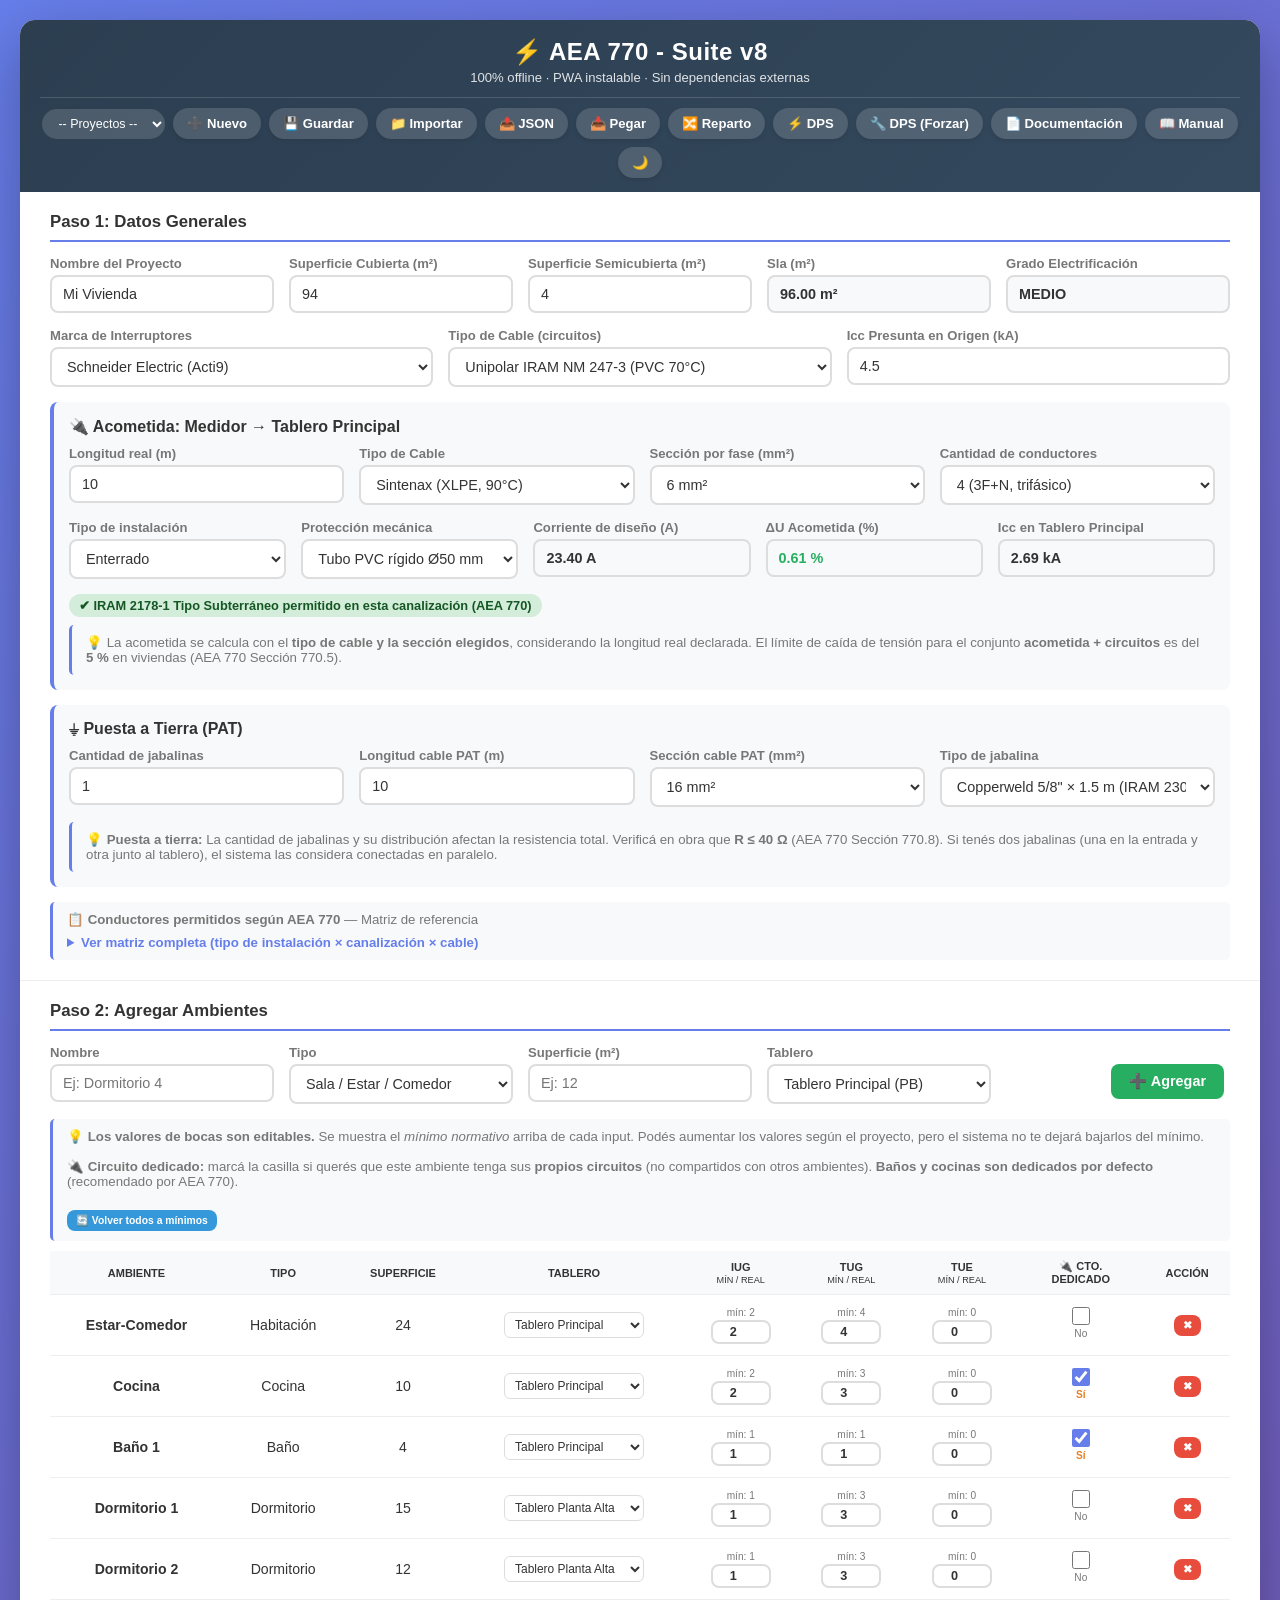
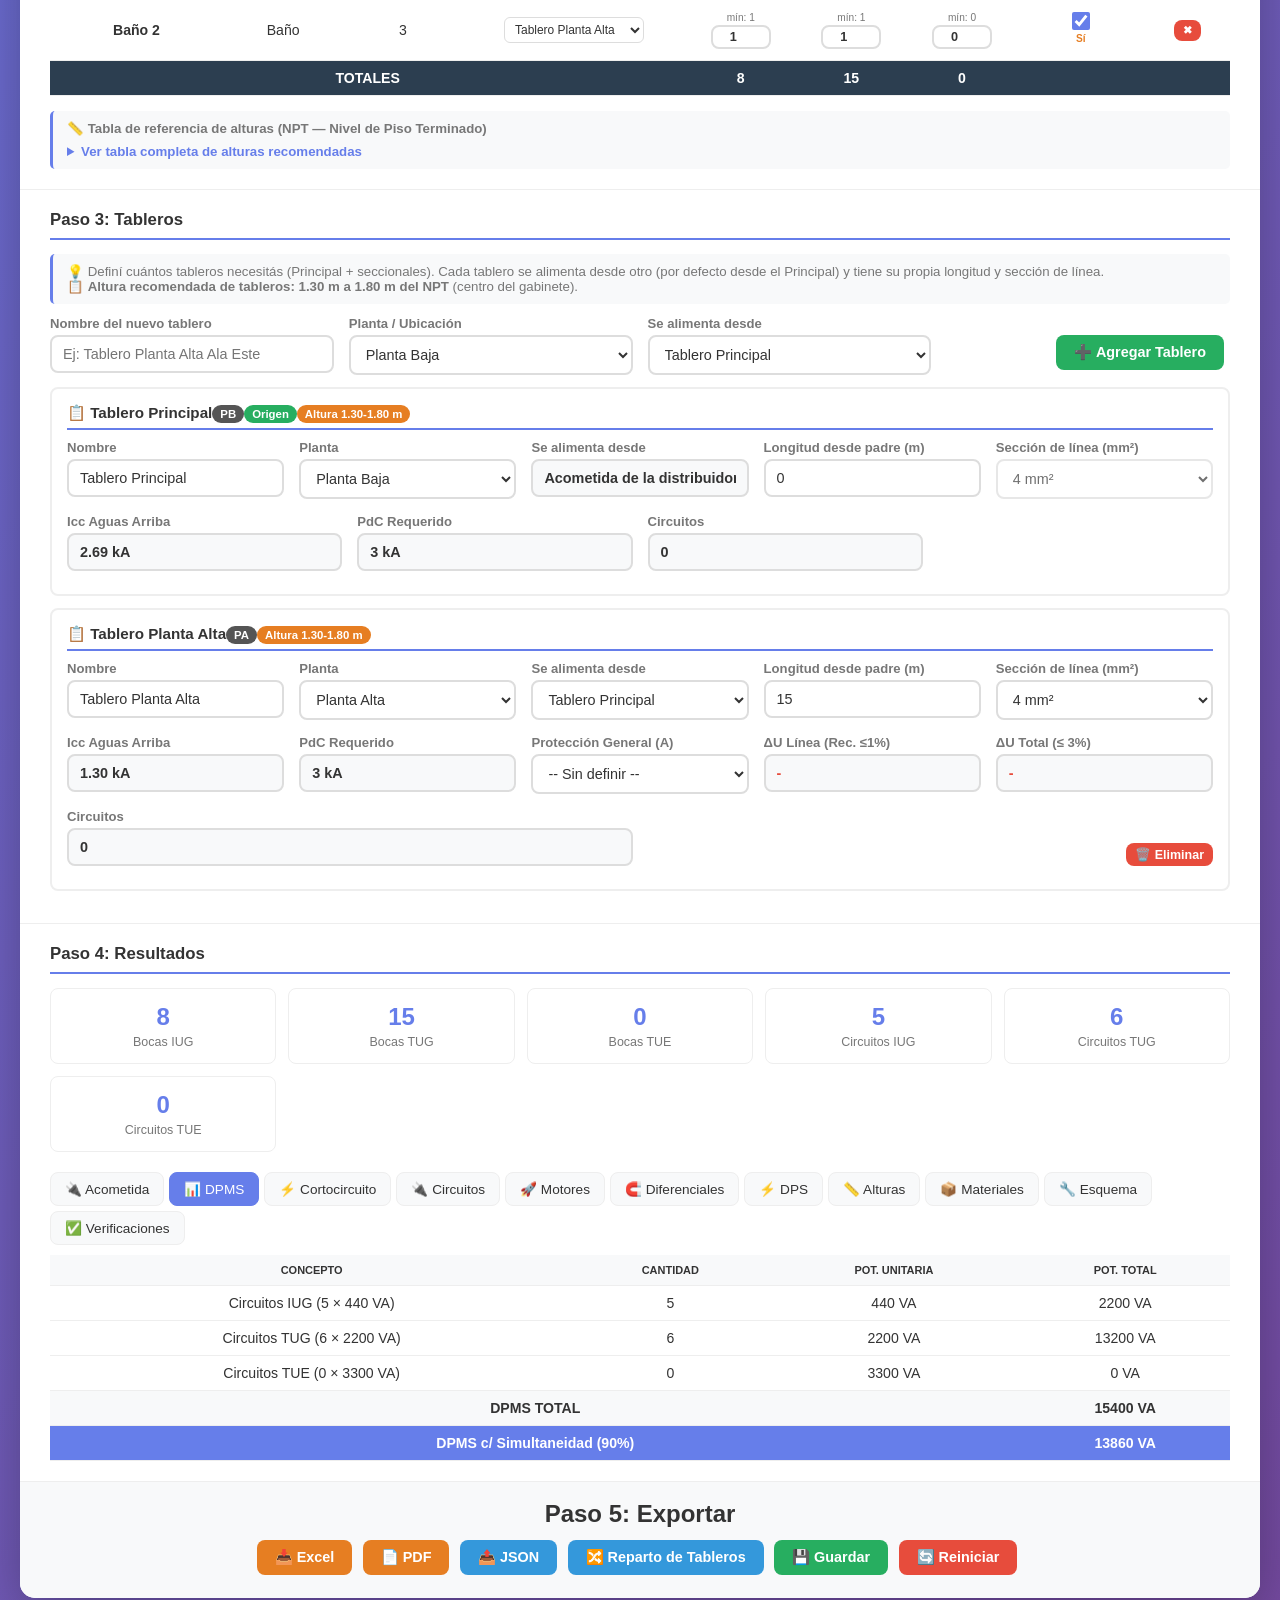
<file: index.html>
<!DOCTYPE html>
<html lang="es">
<head>
<meta charset="UTF-8">
<meta name="viewport" content="width=device-width, initial-scale=1.0">
<title>Diseño Eléctrico AEA 770 - Suite v8</title>

<!-- PWA Manifest e íconos -->
<link rel="manifest" href="manifest.json">
<link rel="icon" type="image/png" sizes="192x192" href="icons/icon-192.png">
<link rel="icon" type="image/png" sizes="512x512" href="icons/icon-512.png">
<link rel="apple-touch-icon" href="icons/icon-192.png">
<meta name="theme-color" content="#667eea">
<meta name="apple-mobile-web-app-capable" content="yes">
<meta name="apple-mobile-web-app-status-bar-style" content="black-translucent">
<meta name="apple-mobile-web-app-title" content="AEA 770">

<!-- CSS separado -->
    <link rel="stylesheet" href="css/base.css">
    <link rel="stylesheet" href="css/index.css">
    
<!-- Librerías LOCALES (sin CDN) -->
    <script src="libs/jspdf.umd.min.js"></script>
    <script src="libs/jspdf.plugin.autotable.min.js"></script>
    <script src="libs/xlsx.full.min.js"></script>


</head>

<body>
<div class="container">
    <header>
        <div class="header-center">
            <h1>⚡ AEA 770 - Suite v8</h1>
            <p>100% offline · PWA instalable · Sin dependencias externas</p>
        </div>
        <div class="header-right">
            <select class="proyecto-selector" id="selectorProyecto" onchange="cambiarProyecto(this.value)">
                <option value="">-- Proyectos --</option>
            </select>
                <button onclick="nuevoProyecto()">➕ Nuevo</button>
                <button onclick="guardarProyecto()">💾 Guardar</button>
                <button onclick="document.getElementById('inputFileJSON').click()">📁 Importar</button>
                <button onclick="abrirModalJSON('exportar')">📤 JSON</button>
                <button onclick="abrirModalJSON('importar')">📥 Pegar</button>
                <button onclick="abrirRepartoTableros()">🔀 Reparto</button>
                <button onclick="irAModuloDPS()">⚡ DPS</button>
                <button onclick="irAModuloDPSForzado()" title="Limpiar caché del DPS y volver a abrir">🔧 DPS (Forzar)</button>
                <button onclick="irAModuloDocumentacion()">📄 Documentación</button>
                <button onclick="abrirManual()">📖 Manual</button>
                <button onclick="toggleTema()">🌙</button>
        </div>
        <input type="file" id="inputFileJSON" accept=".json" style="display:none;" onchange="importarArchivoJSON(this)">
    </header>

    <div id="installBanner">
        📲 Instalá esta app en tu dispositivo para usarla sin conexión.
        <button onclick="instalarPWA()">Instalar</button>
        <button onclick="cerrarBanner()" style="background: rgba(255,255,255,0.2); color: white;">✖</button>
    </div>

    <!-- PASO 1 -->
    <div class="step">
        <h2>Paso 1: Datos Generales</h2>
        <div class="form-row">
            <div class="form-group">
                <label>Nombre del Proyecto</label>
                <input type="text" id="nombreProyecto" value="Mi Vivienda">
            </div>
            <div class="form-group">
                <label>Superficie Cubierta (m²)</label>
                <input type="number" id="supCubierta" value="94" min="0" step="0.1">
            </div>
            <div class="form-group">
                <label>Superficie Semicubierta (m²)</label>
                <input type="number" id="supSemicubierta" value="4" min="0" step="0.1">
            </div>
            <div class="form-group">
                <label>Sla (m²)</label>
                <input type="text" id="slaResult" readonly>
            </div>
            <div class="form-group">
                <label>Grado Electrificación</label>
                <input type="text" id="gradoResult" readonly>
            </div>
        </div>
        <div class="form-row">
            <div class="form-group">
                <label>Marca de Interruptores</label>
                <select id="marcaInterruptores" onchange="renderizarTodo()">
                    <option value="Schneider">Schneider Electric (Acti9)</option>
                    <option value="Siemens">Siemens (5SL / Betagard)</option>
                    <option value="ABB">ABB (System pro M compact)</option>
                    <option value="Legrand">Legrand (DX³)</option>
                </select>
            </div>
            <div class="form-group">
                <label>Tipo de Cable (circuitos)</label>
                <select id="tipoCable" onchange="renderizarTodo()">
                    <option value="unipolar">Unipolar IRAM NM 247-3 (PVC 70°C)</option>
                    <option value="afumex">Afumex (Libre de halógenos, 90°C)</option>
                    <option value="sintenax">Sintenax (XLPE, 90°C)</option>
                </select>
            </div>
            <div class="form-group">
                <label>Icc Presunta en Origen (kA)</label>
                <input type="number" id="iccOrigen" value="4.5" min="0.5" max="10" step="0.1">
            </div>
        </div>

        <!-- ACOMETIDA MEDIDOR → TABLERO PRINCIPAL -->
        <div class="result-card" style="margin-top:15px;margin-bottom:0;">
            <h3>🔌 Acometida: Medidor → Tablero Principal</h3>
            <div class="form-row">
                <div class="form-group">
                    <label>Longitud real (m)</label>
                    <input type="number" id="acomLongitud" value="10" min="0" step="0.5" onchange="renderizarTodo()">
                </div>
                <div class="form-group">
                    <label>Tipo de Cable</label>
                    <select id="acomTipoCable" onchange="renderizarTodo()">
                        <option value="unipolar">Unipolar IRAM NM 247-3 (PVC 70°C)</option>
                        <option value="afumex">Afumex (Libre de halógenos, 90°C)</option>
                        <option value="sintenax" selected>Sintenax (XLPE, 90°C)</option>
                    </select>
                </div>
                <div class="form-group">
                    <label>Sección por fase (mm²)</label>
                    <select id="acomSeccion" onchange="renderizarTodo()">
                        <option value="4">4 mm²</option>
                        <option value="6" selected>6 mm²</option>
                        <option value="10">10 mm²</option>
                        <option value="16">16 mm²</option>
                        <option value="25">25 mm²</option>
                        <option value="35">35 mm²</option>
                    </select>
                </div>
                <div class="form-group">
                    <label>Cantidad de conductores</label>
                    <select id="acomConductores" onchange="renderizarTodo()">
                        <option value="3">3 (2F+N, monofásico)</option>
                        <option value="4" selected>4 (3F+N, trifásico)</option>
                        <option value="5">5 (3F+N+PE)</option>
                    </select>
                </div>
            </div>
            <div class="form-row">
                <div class="form-group">
                    <label>Tipo de instalación</label>
                    <select id="acomTipoInst" onchange="renderizarTodo()">
                        <option value="enterrado" selected>Enterrado</option>
                        <option value="embutido">Embutido en mampostería</option>
                        <option value="vista">A la vista (cablecanal)</option>
                        <option value="aereo">Aéreo (cable portante)</option>
                    </select>
                </div>
                <div class="form-group">
                    <label>Protección mecánica</label>
                    <select id="acomProteccion" onchange="renderizarTodo()">
                        <option value="tubo_pvc_50" selected>Tubo PVC rígido Ø50 mm</option>
                        <option value="tubo_pvc_63">Tubo PVC rígido Ø63 mm</option>
                        <option value="tubo_pvc_110">Tubo PVC rígido Ø110 mm</option>
                        <option value="caño_metalico">Caño metálico galvanizado</option>
                        <option value="cablecanal">Cablecanal reforzado</option>
                        <option value="sin">Sin protección adicional</option>
                    </select>
                </div>
                <div class="form-group">
                    <label>Corriente de diseño (A)</label>
                    <input type="text" id="acomCorriente" readonly>
                </div>
                <div class="form-group">
                    <label>ΔU Acometida (%)</label>
                    <input type="text" id="acomDU" readonly>
                </div>
                <div class="form-group">
                    <label>Icc en Tablero Principal</label>
                    <input type="text" id="acomIccFinal" readonly>
                </div>
            </div>
            <div id="validacionAcometida" style="margin-top:8px;"></div>
            <div class="info-tip" style="margin-top:8px;">
                💡 La acometida se calcula con el <strong>tipo de cable y la sección elegidos</strong>, considerando la longitud real declarada.
                El límite de caída de tensión para el conjunto <strong>acometida + circuitos</strong> es del <strong>5 %</strong> en viviendas (AEA 770 Sección 770.5).
            </div>
        </div>

        <!-- PUESTA A TIERRA -->
        <div class="result-card" style="margin-top:15px;margin-bottom:0;">
            <h3>⏚ Puesta a Tierra (PAT)</h3>
            <div class="form-row">
                <div class="form-group">
                    <label>Cantidad de jabalinas</label>
                    <input type="number" id="patCantJabalina" value="1" min="1" max="10" step="1" onchange="renderizarTodo()">
                </div>
                <div class="form-group">
                    <label>Longitud cable PAT (m)</label>
                    <input type="number" id="patLongCable" value="10" min="1" step="1" onchange="renderizarTodo()">
                </div>
                <div class="form-group">
                    <label>Sección cable PAT (mm²)</label>
                    <select id="patSeccion" onchange="renderizarTodo()">
                        <option value="4">4 mm²</option>
                        <option value="6">6 mm²</option>
                        <option value="10">10 mm²</option>
                        <option value="16" selected>16 mm²</option>
                        <option value="25">25 mm²</option>
                    </select>
                </div>
                <div class="form-group">
                    <label>Tipo de jabalina</label>
                    <select id="patTipoJabalina" onchange="renderizarTodo()">
                        <option value="copperweld">Copperweld 5/8" × 1.5 m (IRAM 2309)</option>
                        <option value="copperweld_3m">Copperweld 5/8" × 3 m</option>
                        <option value="acero_cobre">Acero-cobre 3/4" × 2 m</option>
                    </select>
                </div>
            </div>
            <div class="info-tip" style="margin-top:8px;">
                💡 <strong>Puesta a tierra:</strong> La cantidad de jabalinas y su distribución afectan la resistencia total.
                Verificá en obra que <strong>R ≤ 40 Ω</strong> (AEA 770 Sección 770.8). Si tenés dos jabalinas (una en la entrada
                y otra junto al tablero), el sistema las considera conectadas en paralelo.
            </div>
        </div>

        <!-- MATRIZ AEA - CONDUCTORES PERMITIDOS -->
        <div class="info-tip" style="margin-top:15px;">
            📋 <strong>Conductores permitidos según AEA 770</strong> — Matriz de referencia
            <details style="margin-top:8px;">
                <summary style="cursor:pointer;font-weight:700;color:var(--accent);">Ver matriz completa (tipo de instalación × canalización × cable)</summary>
                <div style="overflow-x:auto;margin-top:10px;">
                    <table class="matriz-aea-table" id="tablaMatrizAEA">
                        <thead>
                            <tr>
                                <th>Tipo de instalación</th>
                                <th>Tipo de canalización</th>
                                <th>IRAM NM 247-3</th>
                                <th>IRAM NM 247-3 SOH</th>
                                <th>IRAM 2178-1 Subterráneo</th>
                                <th>IRAM 62267 Tipo 1 SOH</th>
                                <th>IRAM 62266 Tipo 1 SOH</th>
                                <th>IRAM 2178-1 comando</th>
                                <th>IRAM 2204</th>
                                <th>IRAM NM 280</th>
                            </tr>
                        </thead>
                        <tbody id="tbodyMatrizAEA"></tbody>
                    </table>
                </div>
                <div style="margin-top:10px;">
                    <h4 style="font-size:0.9em;margin-bottom:6px;">🎨 Identificación de conductores</h4>
                    <div style="display:flex;gap:15px;flex-wrap:wrap;font-size:0.85em;">
                        <div><span style="display:inline-block;width:30px;height:6px;background:#b87333;border-radius:3px;vertical-align:middle;"></span> Línea 1 — Marrón</div>
                        <div><span style="display:inline-block;width:30px;height:6px;background:#000;border-radius:3px;vertical-align:middle;"></span> Línea 2 — Negro</div>
                        <div><span style="display:inline-block;width:30px;height:6px;background:#c0392b;border-radius:3px;vertical-align:middle;"></span> Línea 3 — Rojo</div>
                        <div><span style="display:inline-block;width:30px;height:6px;background:#2980b9;border-radius:3px;vertical-align:middle;"></span> Neutro — Celeste</div>
                        <div><span style="display:inline-block;width:30px;height:6px;background:repeating-linear-gradient(45deg,#27ae60,#27ae60 4px,#f1c40f 4px,#f1c40f 8px);border-radius:3px;vertical-align:middle;"></span> PE — Verde/Amarillo</div>
                    </div>
                    <div style="margin-top:6px;font-size:0.82em;color:var(--text-light);">
                        Identificación alternativa: por etiquetas L1, L2, L3, N, PE en los extremos.
                    </div>
                </div>
            </details>
        </div>
    </div>

    <!-- PASO 2 -->
    <div class="step">
        <h2>Paso 2: Agregar Ambientes</h2>
        <div class="form-row">
            <div class="form-group">
                <label>Nombre</label>
                <input type="text" id="nuevoNombre" placeholder="Ej: Dormitorio 4">
            </div>
            <div class="form-group">
                <label>Tipo</label>
                <select id="nuevoTipo">
                    <option value="Habitación">Sala / Estar / Comedor</option>
                    <option value="Dormitorio">Dormitorio</option>
                    <option value="Cocina">Cocina</option>
                    <option value="Baño">Baño / Toilette</option>
                    <option value="Pasillo">Pasillo</option>
                    <option value="Vestíbulo">Vestíbulo / Hall / Garage</option>
                    <option value="Lavadero">Lavadero</option>
                    <option value="Balcón">Balcón / Galería</option>
                    <option value="Kitchenette">Kitchenette</option>
                    <option value="Depósito">Depósito</option>
                    <option value="Cuarto Técnico">Cuarto de Máquinas</option>
                </select>
            </div>
            <div class="form-group">
                <label>Superficie (m²)</label>
                <input type="number" id="nuevoArea" placeholder="Ej: 12" min="0" step="0.1">
            </div>
            <div class="form-group">
                <label>Tablero</label>
                <select id="nuevoTablero"></select>
            </div>
            <div class="form-group" style="display:flex;align-items:flex-end;">
                <button onclick="agregarAmbiente()" class="success">➕ Agregar</button>
            </div>
        </div>

        <div class="info-tip" style="margin-bottom:8px;">
            💡 <strong>Los valores de bocas son editables.</strong> Se muestra el <em>mínimo normativo</em> arriba de cada input.
            Podés aumentar los valores según el proyecto, pero el sistema no te dejará bajarlos del mínimo.
            <br><br>
            🔌 <strong>Circuito dedicado:</strong> marcá la casilla si querés que este ambiente tenga sus <strong>propios circuitos</strong>
            (no compartidos con otros ambientes). <strong>Baños y cocinas son dedicados por defecto</strong> (recomendado por AEA 770).
            <br><br>
            <button onclick="resetearBocasMinimas()" class="info small" style="margin-top:6px;">🔄 Volver todos a mínimos</button>
        </div>

        <table>
            <thead>
                <tr>
                    <th>Ambiente</th><th>Tipo</th><th>Superficie</th>
                    <th>Tablero</th>
                    <th>IUG<br><small style="font-weight:400;">mín / real</small></th>
                    <th>TUG<br><small style="font-weight:400;">mín / real</small></th>
                    <th>TUE<br><small style="font-weight:400;">mín / real</small></th>
                    <th title="Marcar para que este ambiente tenga circuitos propios (no compartidos con otros ambientes)">🔌 Cto.<br>dedicado</th>
                    <th>Acción</th>
                </tr>
            </thead>
            <tbody id="tbodyAmbientes"></tbody>
            <tfoot id="tfootAmbientes"></tfoot>
        </table>
        <div id="emptyMsg" class="empty-msg">No hay ambientes cargados.</div>

        <div class="info-tip" style="margin-top:15px;">
            📏 <strong>Tabla de referencia de alturas (NPT — Nivel de Piso Terminado)</strong>
            <details style="margin-top:8px;">
                <summary style="cursor:pointer;font-weight:700;color:var(--accent);">Ver tabla completa de alturas recomendadas</summary>
                <div style="overflow-x:auto;margin-top:10px;">
                    <table class="alturas-ref-table">
                        <thead>
                            <tr>
                                <th>Ambiente</th>
                                <th>💡 IUG</th>
                                <th>🔌 TUG</th>
                                <th>⚡ TUE</th>
                                <th>📺 TV/Datos</th>
                                <th>📋 Tablero</th>
                                <th>Observaciones</th>
                            </tr>
                        </thead>
                        <tbody id="tbodyAlturasRef"></tbody>
                    </table>
                </div>
            </details>
        </div>
    </div>

    <!-- PASO 3 -->
    <div class="step">
        <h2>Paso 3: Tableros</h2>
        <div class="info-tip" style="margin-bottom:12px;">
            💡 Definí cuántos tableros necesitás (Principal + seccionales). Cada tablero se alimenta desde otro
            (por defecto desde el Principal) y tiene su propia longitud y sección de línea.
            <br>📋 <strong>Altura recomendada de tableros: 1.30 m a 1.80 m del NPT</strong> (centro del gabinete).
        </div>
        <div class="form-row" style="margin-bottom:12px;">
            <div class="form-group">
                <label>Nombre del nuevo tablero</label>
                <input type="text" id="nuevoTableroNombre" placeholder="Ej: Tablero Planta Alta Ala Este">
            </div>
            <div class="form-group">
                <label>Planta / Ubicación</label>
                <select id="nuevoTableroPlanta">
                    <option value="PB">Planta Baja</option>
                    <option value="PA">Planta Alta</option>
                    <option value="SS">Subsuelo</option>
                    <option value="EXT">Exterior / Garage</option>
                    <option value="OTRA">Otra</option>
                </select>
            </div>
            <div class="form-group">
                <label>Se alimenta desde</label>
                <select id="nuevoTableroPadre"></select>
            </div>
            <div class="form-group" style="display:flex;align-items:flex-end;">
                <button onclick="agregarTablero()" class="success">➕ Agregar Tablero</button>
            </div>
        </div>
        <div id="tablerosContainer"></div>
    </div>

    <!-- PASO 4 -->
    <div class="step" id="seccionResultados" style="display:none;">
        <h2>Paso 4: Resultados</h2>
        <div class="grid-2">
            <div class="stat"><div class="value" id="totalIUG">0</div><div class="label">Bocas IUG</div></div>
            <div class="stat"><div class="value" id="totalTUG">0</div><div class="label">Bocas TUG</div></div>
            <div class="stat"><div class="value" id="totalTUE">0</div><div class="label">Bocas TUE</div></div>
            <div class="stat"><div class="value" id="totalCircIUG">0</div><div class="label">Circuitos IUG</div></div>
            <div class="stat"><div class="value" id="totalCircTUG">0</div><div class="label">Circuitos TUG</div></div>
            <div class="stat"><div class="value" id="totalCircTUE">0</div><div class="label">Circuitos TUE</div></div>
        </div>

        <div class="tabs" style="margin-top:20px;">
            <div class="tab" onclick="cambiarTab(event, 'tab-acometida')">🔌 Acometida</div>
            <div class="tab active" onclick="cambiarTab(event, 'tab-dpms')">📊 DPMS</div>
            <div class="tab" onclick="cambiarTab(event, 'tab-icc')">⚡ Cortocircuito</div>
            <div class="tab" onclick="cambiarTab(event, 'tab-circuitos')">🔌 Circuitos</div>
            <div class="tab" onclick="cambiarTab(event, 'tab-motores')">🚀 Motores</div>
            <div class="tab" onclick="cambiarTab(event, 'tab-diferenciales')">🧲 Diferenciales</div>
            <div class="tab" onclick="cambiarTab(event, 'tab-dps')">⚡ DPS</div>
            <div class="tab" onclick="cambiarTab(event, 'tab-alturas')">📏 Alturas</div>
            <div class="tab" onclick="cambiarTab(event, 'tab-materiales')">📦 Materiales</div>
            <!-- PASO EN PAUSA <div class="tab" onclick="cambiarTab(event, 'tab-plano')">📐 Plano</div>-->
            <div class="tab" onclick="cambiarTab(event, 'tab-esquema')">🔧 Esquema</div>
            <div class="tab" onclick="cambiarTab(event, 'tab-verificaciones')">✅ Verificaciones</div>
        </div>

        <div id="tab-dpms" class="tab-content active">
            <table>
                <thead><tr><th>Concepto</th><th>Cantidad</th><th>Pot. Unitaria</th><th>Pot. Total</th></tr></thead>
                <tbody id="tbodyDPMS"></tbody>
                <tfoot id="tfootDPMS"></tfoot>
            </table>
        </div>

        <div id="tab-icc" class="tab-content">
            <table>
                <thead>
                    <tr><th>Punto</th><th>Icc Arriba (kA)</th><th>Longitud (m)</th><th>Sección</th><th>Icc Abajo (kA)</th><th>PdC Auto</th></tr>
                </thead>
                <tbody id="tbodyIcc"></tbody>
            </table>
        </div>

        <div id="tab-circuitos" class="tab-content">
            <div class="info-tip" style="margin-bottom:8px;">
                ✏️ <strong>Columnas editables:</strong> Sección, Protección, Longitud y (para TUE) Potencia.
                Los valores por defecto son los mínimos normativos, pero podés aumentarlos según el proyecto.
                <br>🔌 <span class="badge-dedicado">DEDICADO</span> indica que el circuito alimenta un solo ambiente
                (baño, cocina o ambiente marcado como dedicado).
            </div>
            <table>
                <thead>
                    <tr>
                        <th>Circuito</th><th>Tablero</th><th>Tipo</th><th>Bocas</th><th>DPMS</th>
                        <th>Secc.<br><small style="font-weight:400;">(mm²)</small></th>
                        <th>Prot.<br><small style="font-weight:400;">(A)</small></th>
                        <th>Long.<br><small style="font-weight:400;">(m)</small></th>
                        <th>Pot.<br><small style="font-weight:400;">(W, TUE)</small></th>
                        <th>ΔU (%)</th><th>Icc Abajo</th><th>PdC</th><th>Verif.</th>
                    </tr>
                </thead>
                <tbody id="tbodyCircuitos"></tbody>
            </table>
        </div>

        <div id="tab-motores" class="tab-content">
            <div class="info-tip" style="margin-bottom:12px;">
                🚀 <strong>Arranque de motores:</strong> La caída de tensión durante el arranque no debe superar el 15% según AEA 770.
                La potencia del motor se edita en la pestaña <strong>Circuitos</strong> (columna "Pot.").
            </div>
            <table>
                <thead>
                    <tr>
                        <th>Circuito TUE</th><th>Potencia (W)</th><th>Corriente Nominal (A)</th>
                        <th>Corriente Arranque (A)</th><th>Longitud (m)</th><th>Sección (mm²)</th>
                        <th>ΔU Régimen (%)</th><th>ΔU Arranque (%)</th><th>Verif.</th>
                    </tr>
                </thead>
                <tbody id="tbodyMotores"></tbody>
            </table>
        </div>

        <div id="tab-diferenciales" class="tab-content">
            <div id="seccionDiferenciales"></div>
        </div>

        <div id="tab-dps" class="tab-content">
            <div id="seccionDPS"></div>
        </div>

        <div id="tab-alturas" class="tab-content">
            <div class="info-tip" style="margin-bottom:12px;">
                📏 <strong>Alturas recomendadas según AEA 90364-7-770 y buenas prácticas.</strong>
                Todas las alturas se miden desde el <strong>Nivel de Piso Terminado (NPT)</strong> hasta el centro de la boca.
                <br>📋 Tableros eléctricos: <strong>1.30 m a 1.80 m</strong> (centro del gabinete).
            </div>
            <table id="tablaAlturasResultados">
                <thead>
                    <tr>
                        <th>Ambiente</th>
                        <th>💡 IUG (m)</th>
                        <th>🔌 TUG (m)</th>
                        <th>⚡ TUE (m)</th>
                        <th>📺 TV/Datos (m)</th>
                        <th>📋 Tablero (m)</th>
                        <th>Observaciones</th>
                    </tr>
                </thead>
                <tbody id="tbodyAlturas"></tbody>
            </table>

            <h3 style="margin-top:20px;font-size:0.95em;color:var(--text);">📋 Alturas de Tableros</h3>
            <table>
                <thead>
                    <tr>
                        <th>Tablero</th><th>Planta</th><th>Altura recomendada</th><th>Observaciones</th>
                    </tr>
                </thead>
                <tbody id="tbodyAlturasTableros"></tbody>
            </table>
        </div>

        <div id="tab-materiales" class="tab-content">
            <div class="form-row" style="margin-bottom:10px;">
                <div class="form-group">
                    <label>Tipo de Instalación</label>
                    <select id="tipoInstalacion" onchange="renderizarTodo()">
                        <option value="embutida">Embutida en cañería</option>
                        <option value="vista">A la vista (cablecanal)</option>
                        <option value="mixta">Mixta</option>
                    </select>
                </div>
            </div>
            <table>
                <thead>
                    <tr><th>Categoría</th><th>Descripción</th><th>Cantidad</th><th>Unidad</th><th>Notas</th></tr>
                </thead>
                <tbody id="tbodyMateriales"></tbody>
            </table>
        </div>

        <div id="tab-plano" class="tab-content">
            <div class="plano-toolbar">
                <strong style="margin-right:10px;">Herramienta:</strong>
                <button onclick="setHerramienta('select')" id="btnSelect" class="active small">🖱️ Seleccionar</button>
                <button onclick="setHerramienta('boca_iug')" id="btnIUG" class="small">💡 Boca IUG</button>
                <button onclick="setHerramienta('boca_tug')" id="btnTUG" class="small">🔌 Boca TUG</button>
                <button onclick="setHerramienta('boca_tue')" id="btnTUE" class="small">⚡ Boca TUE</button>
                <button onclick="setHerramienta('boca_tv')" id="btnTV" class="small">📺 Boca TV/Datos</button>
                <button onclick="setHerramienta('tablero')" id="btnTablero" class="small">📋 Tablero</button>
                <button onclick="setHerramienta('borrar')" id="btnBorrar" class="small danger">🗑️ Borrar</button>
                <span style="flex:1;"></span>
                <button onclick="limpiarPlano()" class="danger small">🔄 Limpiar Plano</button>
                <button onclick="exportarPlanoPNG()" class="export small">🖼️ Exportar PNG</button>
            </div>
            <div class="plano-toolbar" style="background:transparent;padding:5px 0;">
                <label style="margin-right:8px;">Ancho (m): <input type="number" id="planoAncho" value="15" min="5" max="50" step="1" style="width:70px;display:inline-block;"></label>
                <label style="margin-right:8px;">Alto (m): <input type="number" id="planoAlto" value="12" min="5" max="50" step="1" style="width:70px;display:inline-block;"></label>
                <button onclick="inicializarPlano()" class="info small">📐 Redibujar</button>
                <span style="flex:1;"></span>
                <button onclick="autoUbicarBocas()" class="success small">✨ Auto-ubicar bocas</button>
            </div>
            <div class="plano-editor-wrap">
                <canvas id="planoCanvas" width="1200" height="800"></canvas>
            </div>
            <div class="plano-info">
                <span>Escala: <strong id="planoEscala">50 px/m</strong></span>
                <span>Bocas IUG: <strong id="planoIUG">0</strong></span>
                <span>Bocas TUG: <strong id="planoTUG">0</strong></span>
                <span>Bocas TUE: <strong id="planoTUE">0</strong></span>
                <span>Bocas TV: <strong id="planoTV">0</strong></span>
                <span>Elementos: <strong id="planoTotal">0</strong></span>
            </div>
        </div>

        <div id="tab-esquema" class="tab-content">
            <div class="svg-container" id="svgContainer"></div>
        </div>

        <div id="tab-acometida" class="tab-content">
            <div class="info-tip" style="margin-bottom:12px;">
                🔌 <strong>Tramo Medidor → Tablero Principal.</strong> Es un tramo crítico porque define:
                <ul style="margin:6px 0 0 18px;">
                    <li>La <strong>Icc disponible</strong> en el tablero principal.</li>
                    <li>La <strong>caída de tensión</strong> que consume presupuesto de los circuitos (límite conjunto 5 %).</li>
                    <li>La <strong>sección mínima</strong> del cable de acometida.</li>
                </ul>
            </div>
            <div id="acometidaDetalle"></div>
        </div>

        <div id="tab-verificaciones" class="tab-content">
            <div id="verificaciones"></div>
        </div>
    </div>

    <!-- PASO 5 -->
    <div class="actions" id="seccionExportar" style="display:none;">
        <h2 style="color:var(--text);margin-bottom:12px;">Paso 5: Exportar</h2>
        <button class="export" onclick="exportarExcel()">📥 Excel</button>
        <button class="export" onclick="exportarPDF()">📄 PDF</button>
        <button class="info" onclick="exportarJSON()">📤 JSON</button>
        <button class="info" onclick="abrirRepartoTableros()">🔀 Reparto de Tableros</button>
        <button class="success" onclick="guardarProyecto()">💾 Guardar</button>
        <button class="danger" onclick="resetear()">🔄 Reiniciar</button>
    </div>
</div>

<div class="modal" id="modalJSON">
    <div class="modal-content">
        <h3 id="modalJSONTitulo">Exportar / Importar JSON</h3>
        <textarea id="modalJSONTexto" placeholder="Pegá aquí el JSON..."></textarea>
        <div style="margin-top:15px;text-align:right;">
            <button onclick="cerrarModalJSON()">Cerrar</button>
            <button id="modalJSONAccion" class="success" onclick="ejecutarAccionJSON()">Confirmar</button>
        </div>
    </div>
</div>

<div id="panelElemento" class="elemento-seleccionado" style="display:none;"></div>

<!-- JS separado -->
<script src="js/index.js"></script>

</body>
</html>
</file>
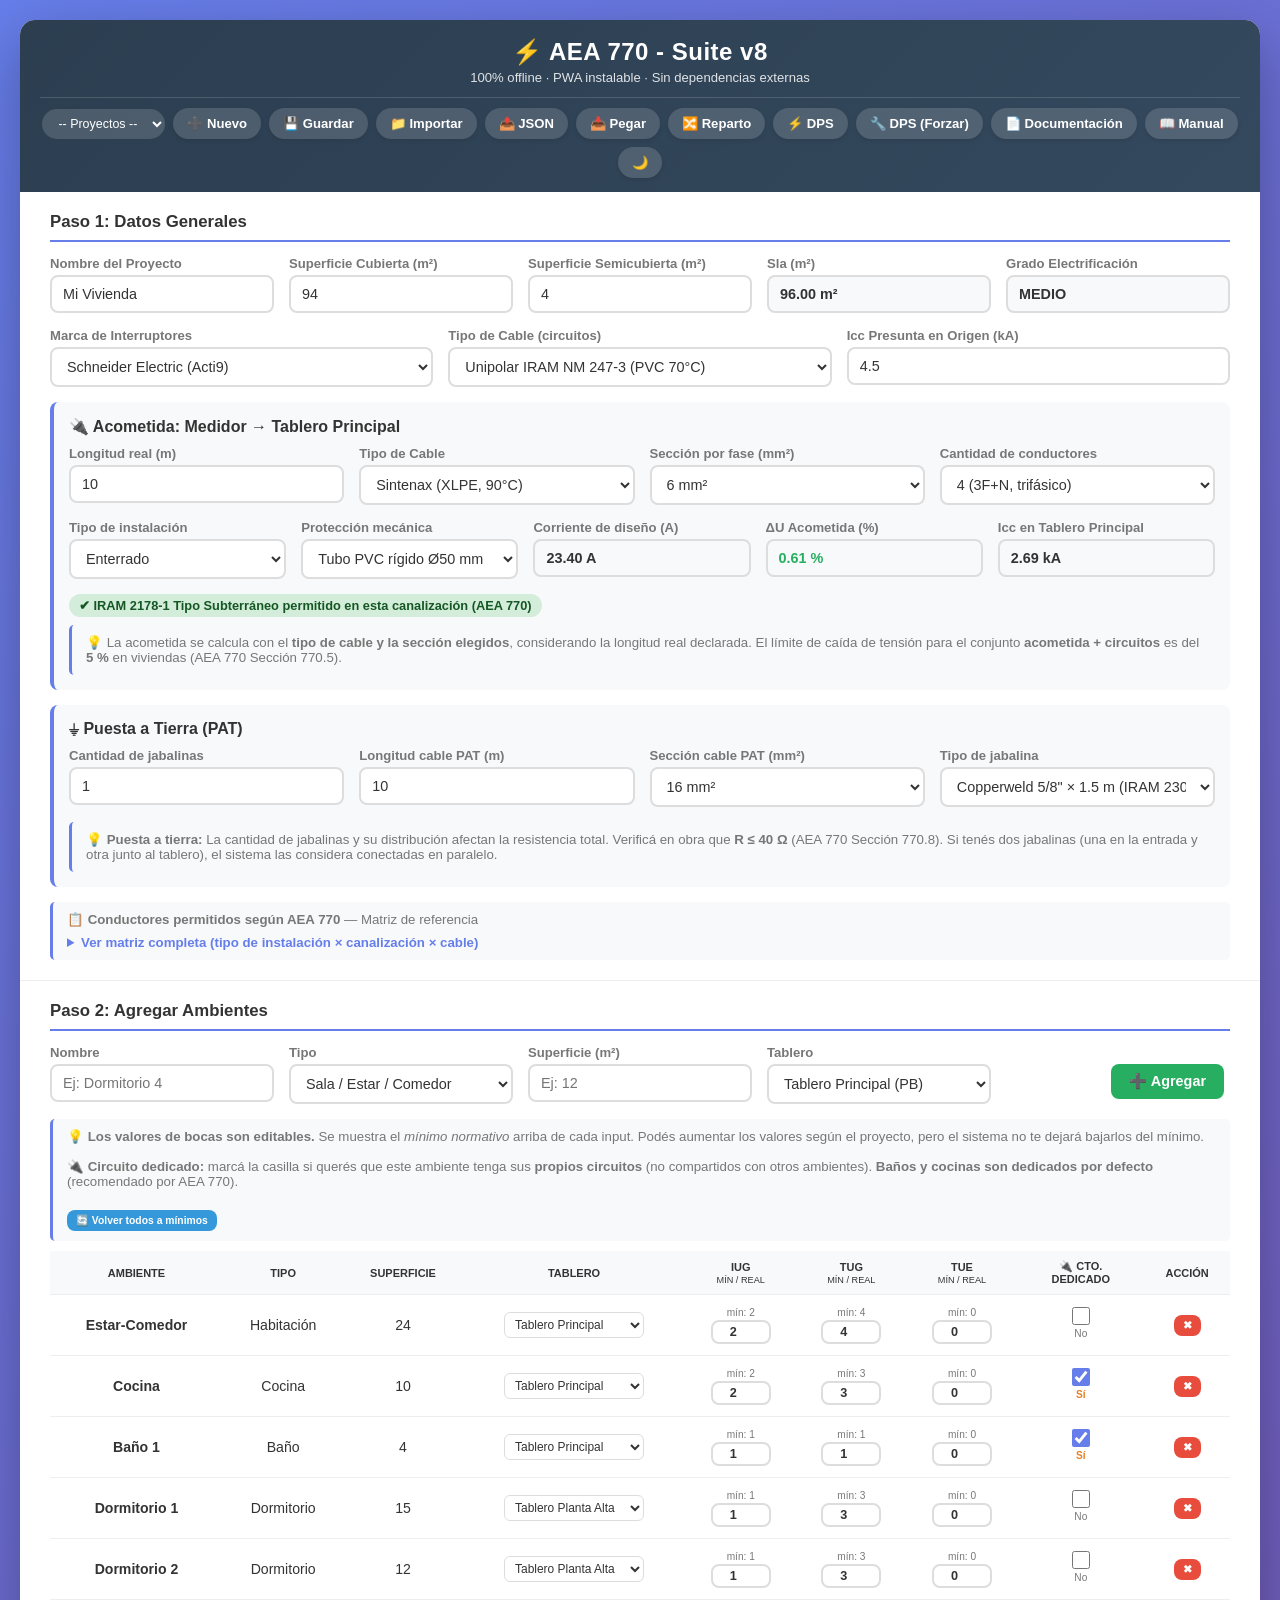
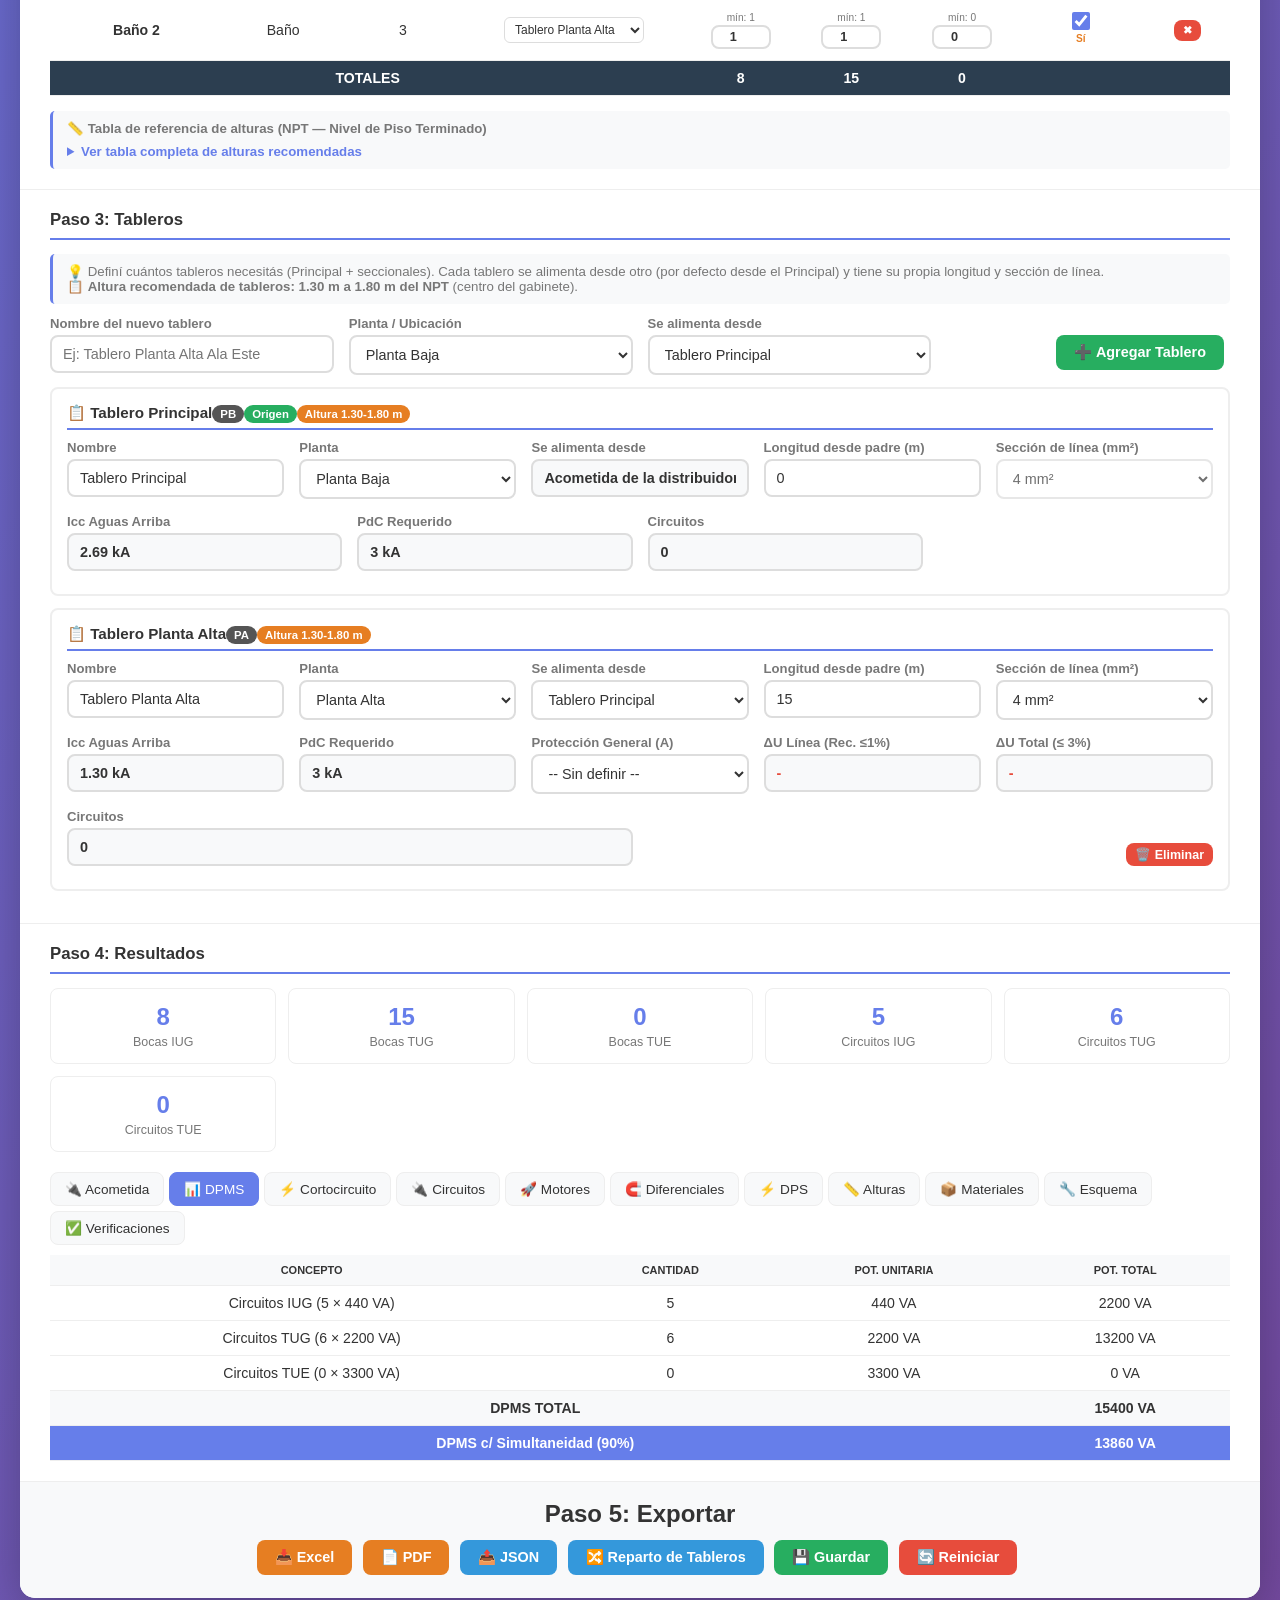
<file: documentacion.html>
<!DOCTYPE html>
<html lang="es">
<head>
<meta charset="UTF-8">
<meta name="viewport" content="width=device-width, initial-scale=1.0">
<title>Módulo de Documentación - AEA 770</title>

<link rel="manifest" href="manifest.json">
<link rel="icon" type="image/png" sizes="192x192" href="icons/icon-192.png">
<link rel="icon" type="image/png" sizes="512x512" href="icons/icon-512.png">
<link rel="apple-touch-icon" href="icons/icon-192.png">
<meta name="theme-color" content="#667eea">
<meta name="mobile-web-app-capable" content="yes">
<meta name="mobile-web-app-status-bar-style" content="black-translucent">
<meta name="mobile-web-app-title" content="AEA 770">

<!-- CSS separado -->
<link rel="stylesheet" href="css/base.css">
<link rel="stylesheet" href="css/dps.css">
<link rel="stylesheet" href="css/documentacion.css">

<!-- Librerías LOCALES -->
<script src="libs/jspdf.umd.min.js"></script>
<script src="libs/jspdf.plugin.autotable.min.js"></script>
<script src="libs/xlsx.full.min.js"></script>
</head>
<body>
    <div class="container">
        <header>
            <div class="header-center">
                <h1>📄 Módulo de Documentación</h1>
                <p>AEA 770 — Anexo A</p>
            </div>
            <div class="header-right">
                <button onclick="toggleTema()">🌙 Tema</button>
                <button onclick="volverAlDiseno()">← Volver al Diseño</button>
            </div>
        </header>

        <div class="content" id="mainContent">
            <!-- Contenido generado por JS -->
        </div>
    </div>

    <script src="js/documentacion.js"></script>
</body>
</html>
</file>
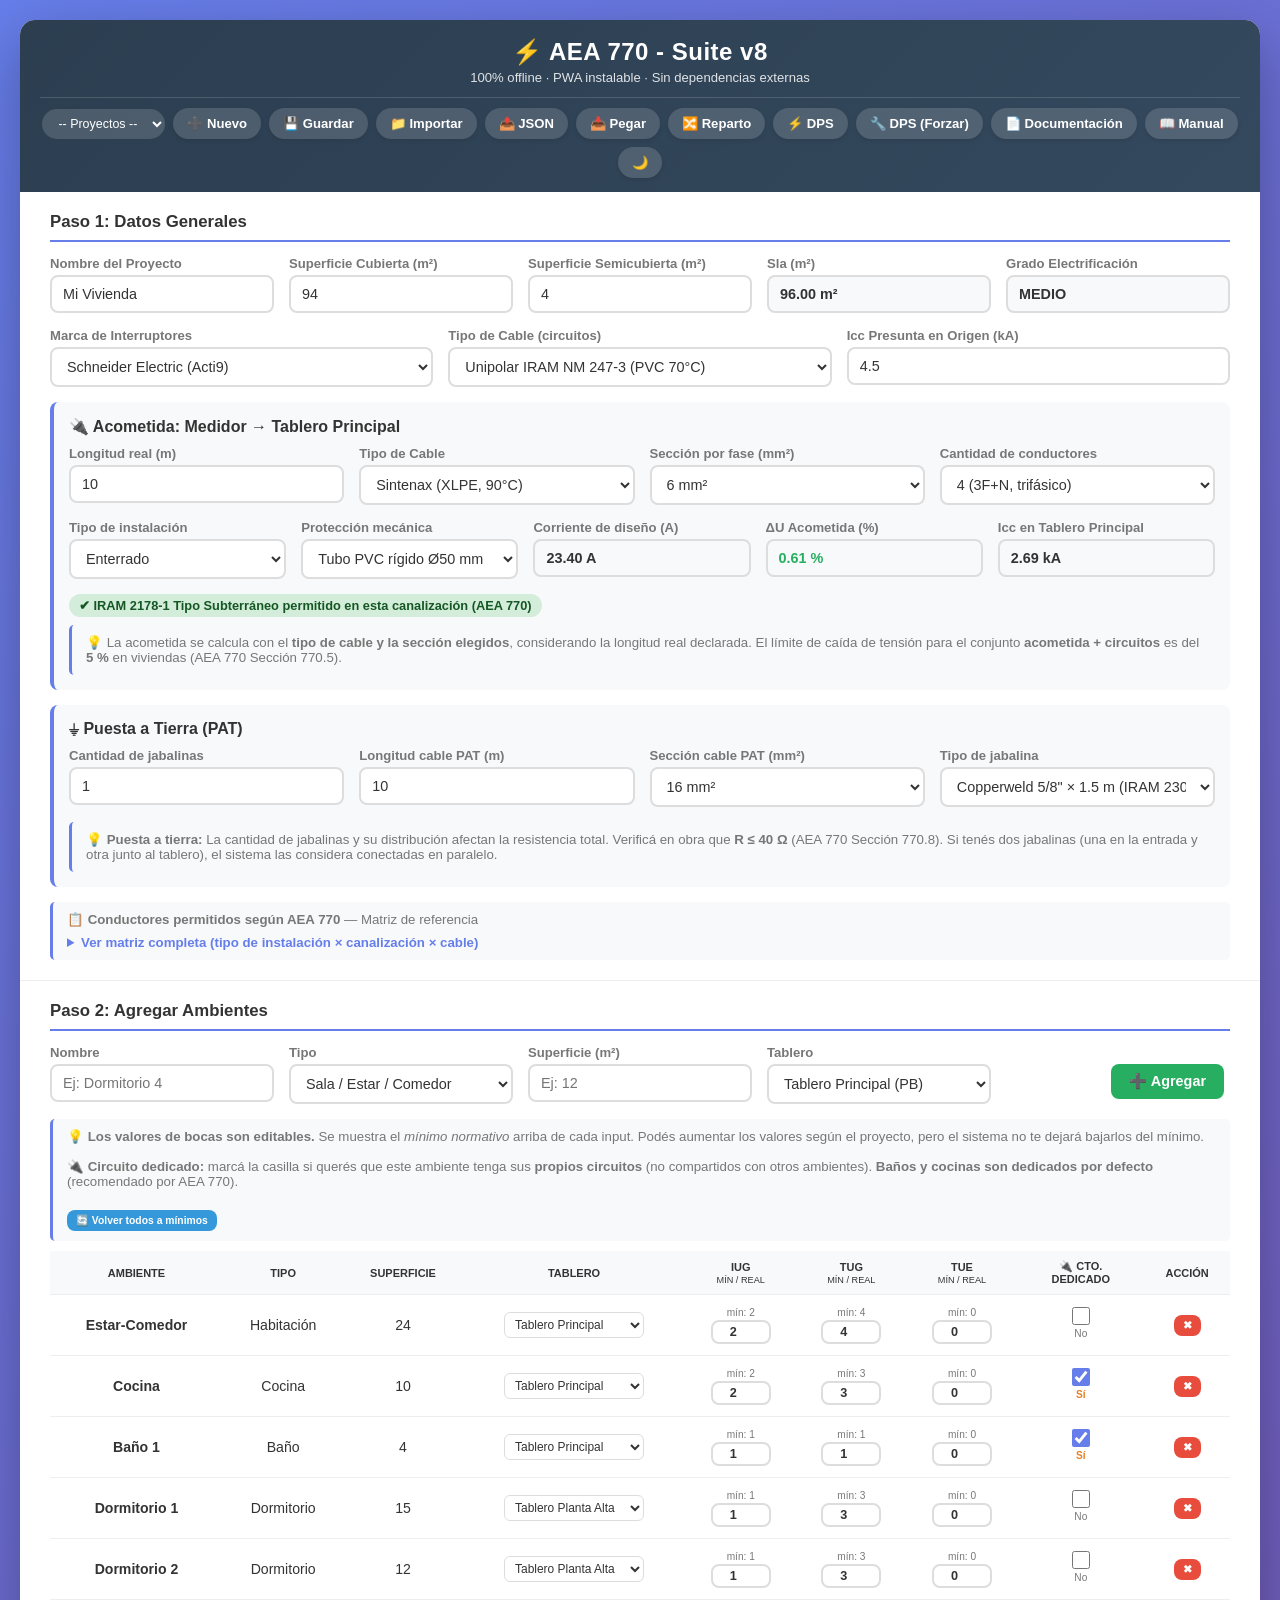
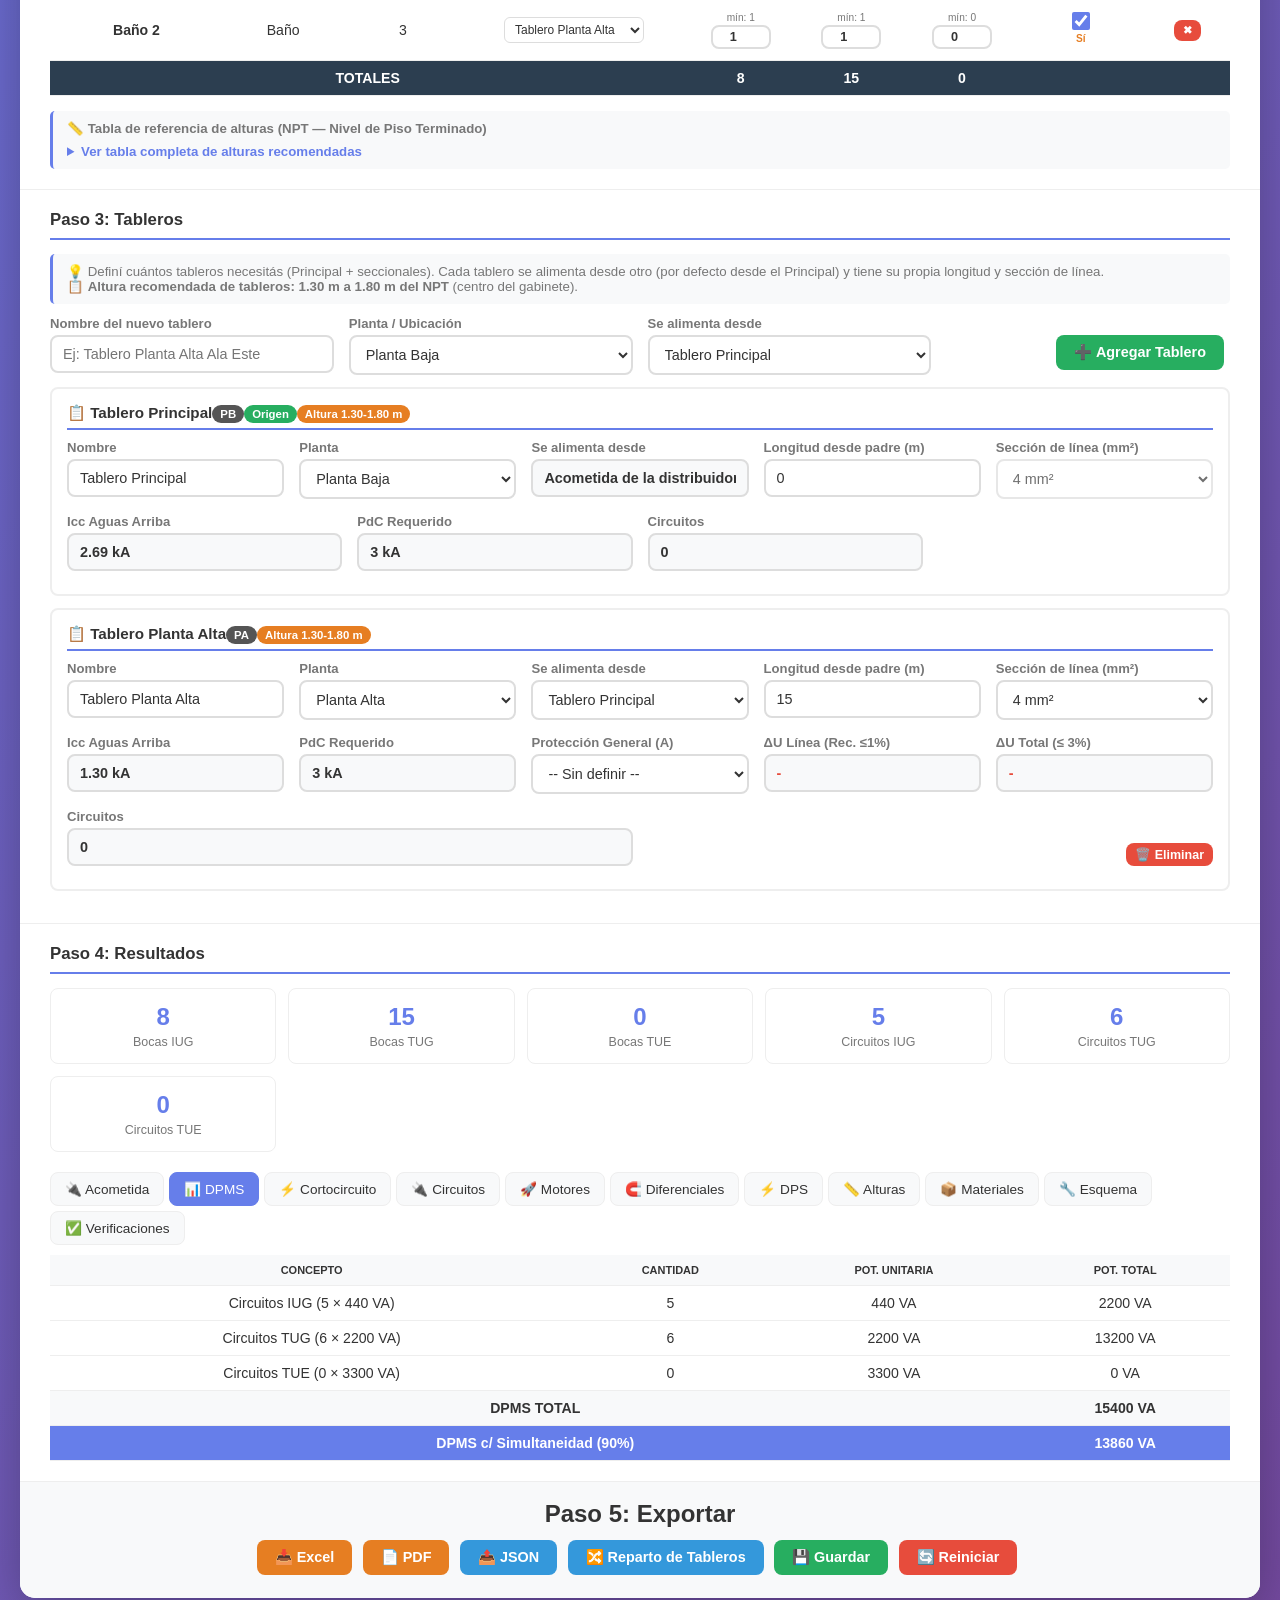
<file: dps.html>
<!DOCTYPE html>
<html lang="es">
<head>
    <meta charset="UTF-8">
    <meta name="viewport" content="width=device-width, initial-scale=1.0">
    <title>Módulo de DPS - AEA 771</title>

    <!-- CSS separado -->
    <link rel="stylesheet" href="css/base.css">
    <link rel="stylesheet" href="css/dps.css">

    <!-- Librerías LOCALES (sin CDN) -->
    <script src="libs/jspdf.umd.min.js"></script>
    <script src="libs/jspdf.plugin.autotable.min.js"></script>
</head>
<body>
    <div class="container">
        <header>
            <div class="header-center">
                <h1>⚡ Módulo de DPS (AEA 771)</h1>
                <p>Evaluación de protección contra sobretensiones</p>
            </div>
            <div class="header-right">
                <button onclick="toggleTema()">🌙 Tema</button>
                <button onclick="volverAlDiseno()">← Volver al Diseño</button>
            </div>
        </header>

        <!-- ✅ ESTE ES EL DIV QUE FALTABA -->
        <div class="content" id="mainContent">
            <div style="padding:20px;text-align:center;color:var(--text-light);">
                Cargando módulo de DPS...
            </div>
        </div>
    </div>

    <!-- JS separado - al final para que el DOM esté listo -->
    <script src="js/dps.js"></script>
</body>
</html>
</file>
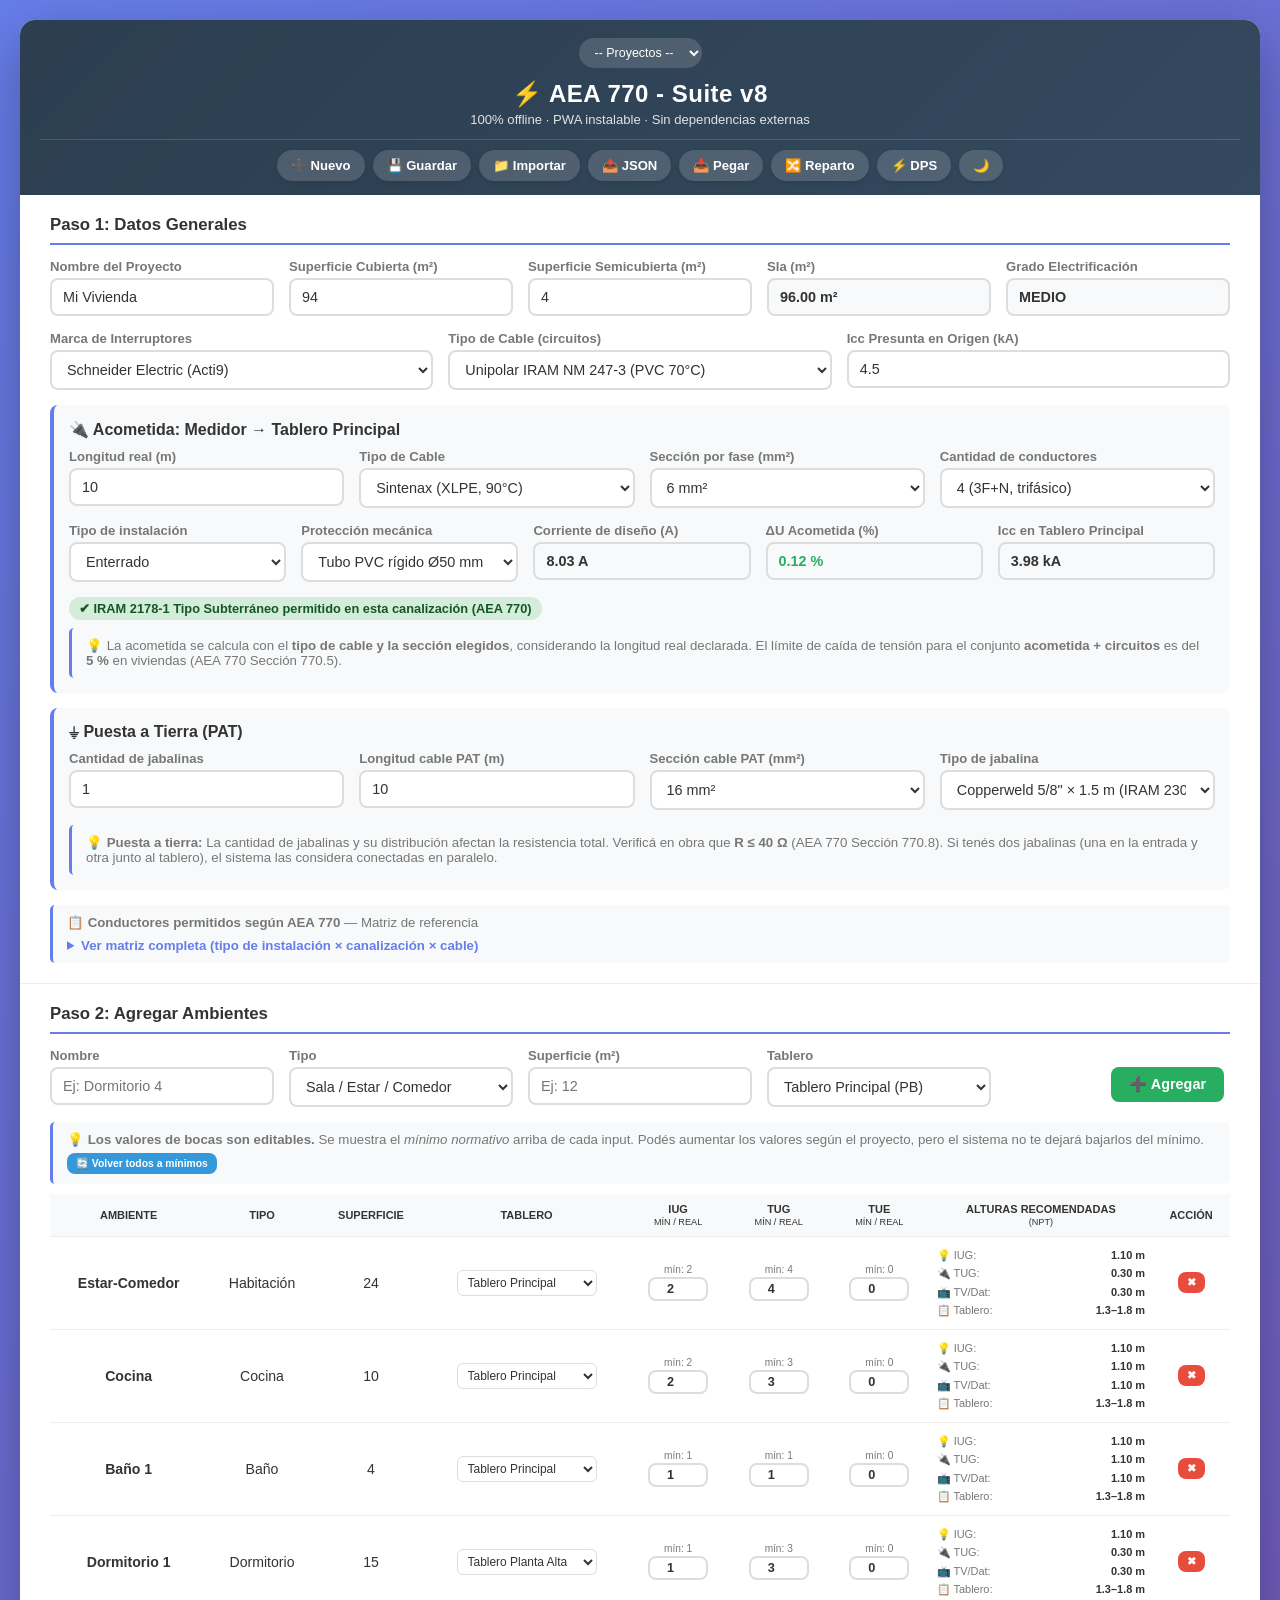
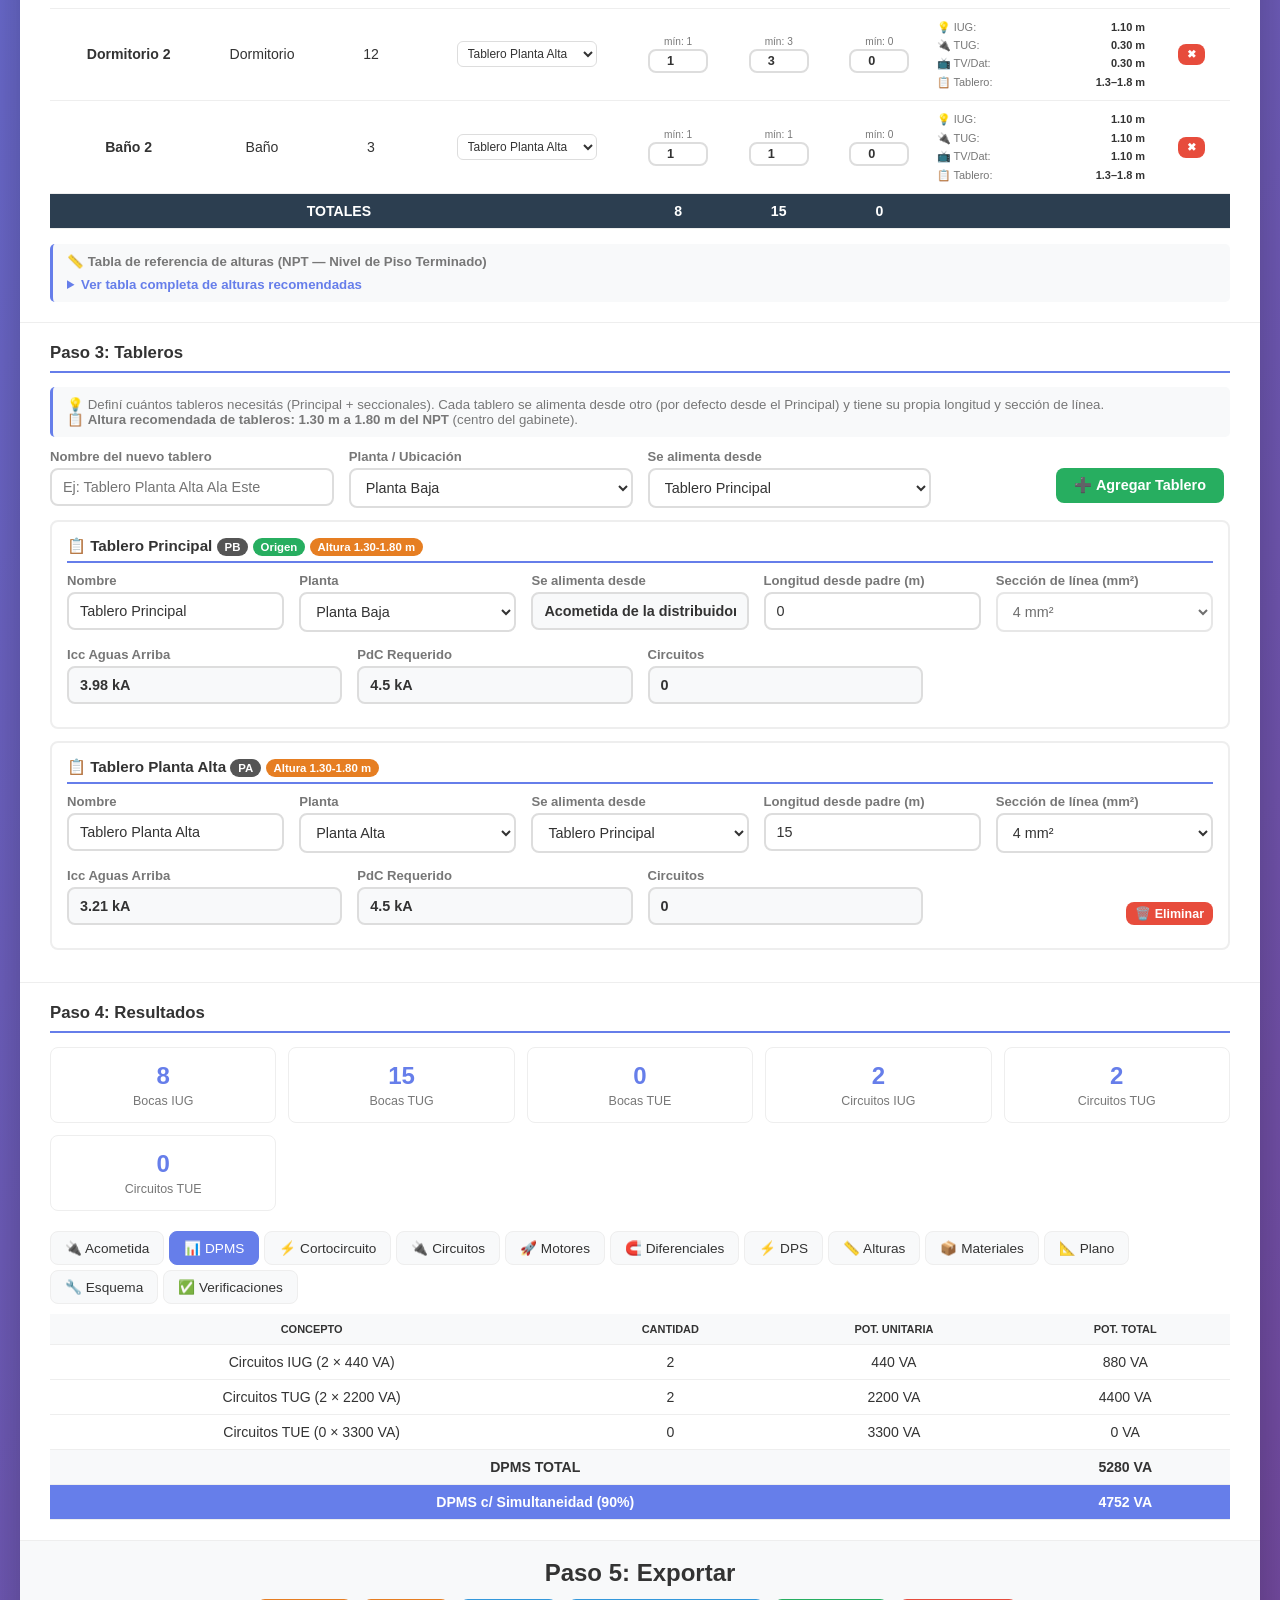
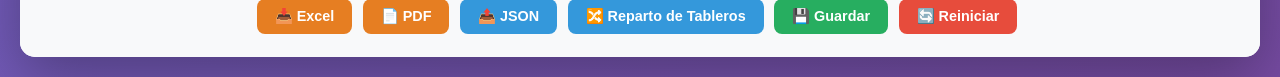
<file: index - copia.html>
<!DOCTYPE html>
<html lang="es">
<head>
<meta charset="UTF-8">
<meta name="viewport" content="width=device-width, initial-scale=1.0">
<title>Diseño Eléctrico AEA 770 - Suite v8</title>

<!-- PWA Manifest e íconos -->
<link rel="manifest" href="manifest.json">
<link rel="icon" type="image/png" sizes="192x192" href="icons/icon-192.png">
<link rel="icon" type="image/png" sizes="512x512" href="icons/icon-512.png">
<link rel="apple-touch-icon" href="icons/icon-192.png">
<meta name="theme-color" content="#667eea">
<meta name="mobile-web-app-capable" content="yes">
<meta name="mobile-web-app-status-bar-style" content="black-translucent">
<meta name="mobile-web-app-title" content="AEA 770">

<!-- Librerías LOCALES (sin CDN) -->
    <script src="libs/jspdf.umd.min.js"></script>
    <script src="libs/jspdf.plugin.autotable.min.js"></script>
    <script src="libs/xlsx.full.min.js"></script>

<!-- CSS separado -->
    <link rel="stylesheet" href="css/base.css">
    <link rel="stylesheet" href="css/index.css">

</head>

<body>
<div class="container">
    <header>
    <div class="header-left">
        <select class="proyecto-selector" id="selectorProyecto" onchange="cambiarProyecto(this.value)">
            <option value="">-- Proyectos --</option>
        </select>
    </div>
    <div class="header-center">
        <h1>⚡ AEA 770 - Suite v8</h1>
        <p>100% offline · PWA instalable · Sin dependencias externas</p>
    </div>
    <div class="header-right">
        <button onclick="nuevoProyecto()">➕ Nuevo</button>
        <button onclick="guardarProyecto()">💾 Guardar</button>
        <button onclick="document.getElementById('inputFileJSON').click()">📁 Importar</button>
        <button onclick="abrirModalJSON('exportar')">📤 JSON</button>
        <button onclick="abrirModalJSON('importar')">📥 Pegar</button>
        <button onclick="abrirRepartoTableros()" title="Reparto de circuitos por tablero">🔀 Reparto</button>
        <button onclick="irAModuloDPS()" title="Módulo de Protección contra Sobretensiones">⚡ DPS</button>
        <button onclick="toggleTema()">🌙</button>
    </div>
    <input type="file" id="inputFileJSON" accept=".json" style="display:none;" onchange="importarArchivoJSON(this)">
    </header>

    <div id="installBanner">
        📲 Instalá esta app en tu dispositivo para usarla sin conexión.
        <button onclick="instalarPWA()">Instalar</button>
        <button onclick="cerrarBanner()" style="background: rgba(255,255,255,0.2); color: white;">✖</button>
    </div>

    <!-- PASO 1 -->
    <div class="step">
        <h2>Paso 1: Datos Generales</h2>
        <div class="form-row">
            <div class="form-group">
                <label>Nombre del Proyecto</label>
                <input type="text" id="nombreProyecto" value="Mi Vivienda">
            </div>
            <div class="form-group">
                <label>Superficie Cubierta (m²)</label>
                <input type="number" id="supCubierta" value="94" min="0" step="0.1">
            </div>
            <div class="form-group">
                <label>Superficie Semicubierta (m²)</label>
                <input type="number" id="supSemicubierta" value="4" min="0" step="0.1">
            </div>
            <div class="form-group">
                <label>Sla (m²)</label>
                <input type="text" id="slaResult" readonly>
            </div>
            <div class="form-group">
                <label>Grado Electrificación</label>
                <input type="text" id="gradoResult" readonly>
            </div>
        </div>
        <div class="form-row">
            <div class="form-group">
                <label>Marca de Interruptores</label>
                <select id="marcaInterruptores" onchange="renderizarTodo()">
                    <option value="Schneider">Schneider Electric (Acti9)</option>
                    <option value="Siemens">Siemens (5SL / Betagard)</option>
                    <option value="ABB">ABB (System pro M compact)</option>
                    <option value="Legrand">Legrand (DX³)</option>
                </select>
            </div>
            <div class="form-group">
                <label>Tipo de Cable (circuitos)</label>
                <select id="tipoCable" onchange="renderizarTodo()">
                    <option value="unipolar">Unipolar IRAM NM 247-3 (PVC 70°C)</option>
                    <option value="afumex">Afumex (Libre de halógenos, 90°C)</option>
                    <option value="sintenax">Sintenax (XLPE, 90°C)</option>
                </select>
            </div>
            <div class="form-group">
                <label>Icc Presunta en Origen (kA)</label>
                <input type="number" id="iccOrigen" value="4.5" min="0.5" max="10" step="0.1">
            </div>
        </div>

        <!-- ACOMETIDA MEDIDOR → TABLERO PRINCIPAL -->
        <div class="result-card" style="margin-top:15px;margin-bottom:0;">
            <h3>🔌 Acometida: Medidor → Tablero Principal</h3>
            <div class="form-row">
                <div class="form-group">
                    <label>Longitud real (m)</label>
                    <input type="number" id="acomLongitud" value="10" min="0" step="0.5" onchange="renderizarTodo()">
                </div>
                <div class="form-group">
                    <label>Tipo de Cable</label>
                    <select id="acomTipoCable" onchange="renderizarTodo()">
                        <option value="unipolar">Unipolar IRAM NM 247-3 (PVC 70°C)</option>
                        <option value="afumex">Afumex (Libre de halógenos, 90°C)</option>
                        <option value="sintenax" selected>Sintenax (XLPE, 90°C)</option>
                    </select>
                </div>
                <div class="form-group">
                    <label>Sección por fase (mm²)</label>
                    <select id="acomSeccion" onchange="renderizarTodo()">
                        <option value="4">4 mm²</option>
                        <option value="6" selected>6 mm²</option>
                        <option value="10">10 mm²</option>
                        <option value="16">16 mm²</option>
                        <option value="25">25 mm²</option>
                        <option value="35">35 mm²</option>
                    </select>
                </div>
                <div class="form-group">
                    <label>Cantidad de conductores</label>
                    <select id="acomConductores" onchange="renderizarTodo()">
                        <option value="3">3 (2F+N, monofásico)</option>
                        <option value="4" selected>4 (3F+N, trifásico)</option>
                        <option value="5">5 (3F+N+PE)</option>
                    </select>
                </div>
            </div>
            <div class="form-row">
                <div class="form-group">
                    <label>Tipo de instalación</label>
                    <select id="acomTipoInst" onchange="renderizarTodo()">
                        <option value="enterrado" selected>Enterrado</option>
                        <option value="embutido">Embutido en mampostería</option>
                        <option value="vista">A la vista (cablecanal)</option>
                        <option value="aereo">Aéreo (cable portante)</option>
                    </select>
                </div>
                <div class="form-group">
                    <label>Protección mecánica</label>
                    <select id="acomProteccion" onchange="renderizarTodo()">
                        <option value="tubo_pvc_50" selected>Tubo PVC rígido Ø50 mm</option>
                        <option value="tubo_pvc_63">Tubo PVC rígido Ø63 mm</option>
                        <option value="tubo_pvc_110">Tubo PVC rígido Ø110 mm</option>
                        <option value="caño_metalico">Caño metálico galvanizado</option>
                        <option value="cablecanal">Cablecanal reforzado</option>
                        <option value="sin">Sin protección adicional</option>
                    </select>
                </div>
                <div class="form-group">
                    <label>Corriente de diseño (A)</label>
                    <input type="text" id="acomCorriente" readonly>
                </div>
                <div class="form-group">
                    <label>ΔU Acometida (%)</label>
                    <input type="text" id="acomDU" readonly>
                </div>
                <div class="form-group">
                    <label>Icc en Tablero Principal</label>
                    <input type="text" id="acomIccFinal" readonly>
                </div>
            </div>
            <div id="validacionAcometida" style="margin-top:8px;"></div>
            <div class="info-tip" style="margin-top:8px;">
                💡 La acometida se calcula con el <strong>tipo de cable y la sección elegidos</strong>, considerando la longitud real declarada.
                El límite de caída de tensión para el conjunto <strong>acometida + circuitos</strong> es del <strong>5 %</strong> en viviendas (AEA 770 Sección 770.5).
            </div>
        </div>

        <!-- PUESTA A TIERRA -->
        <div class="result-card" style="margin-top:15px;margin-bottom:0;">
            <h3>⏚ Puesta a Tierra (PAT)</h3>
            <div class="form-row">
                <div class="form-group">
                    <label>Cantidad de jabalinas</label>
                    <input type="number" id="patCantJabalina" value="1" min="1" max="10" step="1" onchange="renderizarTodo()">
                </div>
                <div class="form-group">
                    <label>Longitud cable PAT (m)</label>
                    <input type="number" id="patLongCable" value="10" min="1" step="1" onchange="renderizarTodo()">
                </div>
                <div class="form-group">
                    <label>Sección cable PAT (mm²)</label>
                    <select id="patSeccion" onchange="renderizarTodo()">
                        <option value="4">4 mm²</option>
                        <option value="6">6 mm²</option>
                        <option value="10">10 mm²</option>
                        <option value="16" selected>16 mm²</option>
                        <option value="25">25 mm²</option>
                    </select>
                </div>
                <div class="form-group">
                    <label>Tipo de jabalina</label>
                    <select id="patTipoJabalina" onchange="renderizarTodo()">
                        <option value="copperweld">Copperweld 5/8" × 1.5 m (IRAM 2309)</option>
                        <option value="copperweld_3m">Copperweld 5/8" × 3 m</option>
                        <option value="acero_cobre">Acero-cobre 3/4" × 2 m</option>
                    </select>
                </div>
            </div>
            <div class="info-tip" style="margin-top:8px;">
                💡 <strong>Puesta a tierra:</strong> La cantidad de jabalinas y su distribución afectan la resistencia total.
                Verificá en obra que <strong>R ≤ 40 Ω</strong> (AEA 770 Sección 770.8). Si tenés dos jabalinas (una en la entrada
                y otra junto al tablero), el sistema las considera conectadas en paralelo.
            </div>
        </div>

        <!-- MATRIZ AEA - CONDUCTORES PERMITIDOS -->
        <div class="info-tip" style="margin-top:15px;">
            📋 <strong>Conductores permitidos según AEA 770</strong> — Matriz de referencia
            <details style="margin-top:8px;">
                <summary style="cursor:pointer;font-weight:700;color:var(--accent);">Ver matriz completa (tipo de instalación × canalización × cable)</summary>
                <div style="overflow-x:auto;margin-top:10px;">
                    <table class="matriz-aea-table" id="tablaMatrizAEA">
                        <thead>
                            <tr>
                                <th>Tipo de instalación</th>
                                <th>Tipo de canalización</th>
                                <th>IRAM NM 247-3</th>
                                <th>IRAM NM 247-3 SOH</th>
                                <th>IRAM 2178-1 Subterráneo</th>
                                <th>IRAM 62267 Tipo 1 SOH</th>
                                <th>IRAM 62266 Tipo 1 SOH</th>
                                <th>IRAM 2178-1 comando</th>
                                <th>IRAM 2204</th>
                                <th>IRAM NM 280</th>
                            </tr>
                        </thead>
                        <tbody id="tbodyMatrizAEA"></tbody>
                    </table>
                </div>
                <div style="margin-top:10px;">
                    <h4 style="font-size:0.9em;margin-bottom:6px;">🎨 Identificación de conductores</h4>
                    <div style="display:flex;gap:15px;flex-wrap:wrap;font-size:0.85em;">
                        <div><span style="display:inline-block;width:30px;height:6px;background:#b87333;border-radius:3px;vertical-align:middle;"></span> Línea 1 — Marrón</div>
                        <div><span style="display:inline-block;width:30px;height:6px;background:#000;border-radius:3px;vertical-align:middle;"></span> Línea 2 — Negro</div>
                        <div><span style="display:inline-block;width:30px;height:6px;background:#c0392b;border-radius:3px;vertical-align:middle;"></span> Línea 3 — Rojo</div>
                        <div><span style="display:inline-block;width:30px;height:6px;background:#2980b9;border-radius:3px;vertical-align:middle;"></span> Neutro — Celeste</div>
                        <div><span style="display:inline-block;width:30px;height:6px;background:repeating-linear-gradient(45deg,#27ae60,#27ae60 4px,#f1c40f 4px,#f1c40f 8px);border-radius:3px;vertical-align:middle;"></span> PE — Verde/Amarillo</div>
                    </div>
                    <div style="margin-top:6px;font-size:0.82em;color:var(--text-light);">
                        Identificación alternativa: por etiquetas L1, L2, L3, N, PE en los extremos.
                    </div>
                </div>
            </details>
        </div>
    </div>

    <!-- PASO 2 -->
    <div class="step">
        <h2>Paso 2: Agregar Ambientes</h2>
        <div class="form-row">
            <div class="form-group">
                <label>Nombre</label>
                <input type="text" id="nuevoNombre" placeholder="Ej: Dormitorio 4">
            </div>
            <div class="form-group">
                <label>Tipo</label>
                <select id="nuevoTipo">
                    <option value="Habitación">Sala / Estar / Comedor</option>
                    <option value="Dormitorio">Dormitorio</option>
                    <option value="Cocina">Cocina</option>
                    <option value="Baño">Baño / Toilette</option>
                    <option value="Pasillo">Pasillo</option>
                    <option value="Vestíbulo">Vestíbulo / Hall / Garage</option>
                    <option value="Lavadero">Lavadero</option>
                    <option value="Balcón">Balcón / Galería</option>
                    <option value="Kitchenette">Kitchenette</option>
                    <option value="Depósito">Depósito</option>
                    <option value="Cuarto Técnico">Cuarto de Máquinas</option>
                </select>
            </div>
            <div class="form-group">
                <label>Superficie (m²)</label>
                <input type="number" id="nuevoArea" placeholder="Ej: 12" min="0" step="0.1">
            </div>
            <div class="form-group">
                <label>Tablero</label>
                <select id="nuevoTablero"></select>
            </div>
            <div class="form-group" style="display:flex;align-items:flex-end;">
                <button onclick="agregarAmbiente()" class="success">➕ Agregar</button>
            </div>
        </div>

        <div class="info-tip" style="margin-bottom:8px;">
            💡 <strong>Los valores de bocas son editables.</strong> Se muestra el <em>mínimo normativo</em> arriba de cada input.
            Podés aumentar los valores según el proyecto, pero el sistema no te dejará bajarlos del mínimo.
            <br>
            <button onclick="resetearBocasMinimas()" class="info small" style="margin-top:6px;">🔄 Volver todos a mínimos</button>
        </div>

        <table>
            <thead>
                <tr>
                    <th>Ambiente</th><th>Tipo</th><th>Superficie</th>
                    <th>Tablero</th>
                    <th>IUG<br><small style="font-weight:400;">mín / real</small></th>
                    <th>TUG<br><small style="font-weight:400;">mín / real</small></th>
                    <th>TUE<br><small style="font-weight:400;">mín / real</small></th>
                    <th>Alturas recomendadas<br><small style="font-weight:400;">(NPT)</small></th>
                    <th>Acción</th>
                </tr>
            </thead>
            <tbody id="tbodyAmbientes"></tbody>
            <tfoot id="tfootAmbientes"></tfoot>
        </table>
        <div id="emptyMsg" class="empty-msg">No hay ambientes cargados.</div>

        <div class="info-tip" style="margin-top:15px;">
            📏 <strong>Tabla de referencia de alturas (NPT — Nivel de Piso Terminado)</strong>
            <details style="margin-top:8px;">
                <summary style="cursor:pointer;font-weight:700;color:var(--accent);">Ver tabla completa de alturas recomendadas</summary>
                <div style="overflow-x:auto;margin-top:10px;">
                    <table class="alturas-ref-table">
                        <thead>
                            <tr>
                                <th>Ambiente</th>
                                <th>💡 IUG</th>
                                <th>🔌 TUG</th>
                                <th>⚡ TUE</th>
                                <th>📺 TV/Datos</th>
                                <th>📋 Tablero</th>
                                <th>Observaciones</th>
                            </tr>
                        </thead>
                        <tbody id="tbodyAlturasRef"></tbody>
                    </table>
                </div>
            </details>
        </div>
    </div>

    <!-- PASO 3 -->
    <div class="step">
        <h2>Paso 3: Tableros</h2>
        <div class="info-tip" style="margin-bottom:12px;">
            💡 Definí cuántos tableros necesitás (Principal + seccionales). Cada tablero se alimenta desde otro
            (por defecto desde el Principal) y tiene su propia longitud y sección de línea.
            <br>📋 <strong>Altura recomendada de tableros: 1.30 m a 1.80 m del NPT</strong> (centro del gabinete).
        </div>
        <div class="form-row" style="margin-bottom:12px;">
            <div class="form-group">
                <label>Nombre del nuevo tablero</label>
                <input type="text" id="nuevoTableroNombre" placeholder="Ej: Tablero Planta Alta Ala Este">
            </div>
            <div class="form-group">
                <label>Planta / Ubicación</label>
                <select id="nuevoTableroPlanta">
                    <option value="PB">Planta Baja</option>
                    <option value="PA">Planta Alta</option>
                    <option value="SS">Subsuelo</option>
                    <option value="EXT">Exterior / Garage</option>
                    <option value="OTRA">Otra</option>
                </select>
            </div>
            <div class="form-group">
                <label>Se alimenta desde</label>
                <select id="nuevoTableroPadre"></select>
            </div>
            <div class="form-group" style="display:flex;align-items:flex-end;">
                <button onclick="agregarTablero()" class="success">➕ Agregar Tablero</button>
            </div>
        </div>
        <div id="tablerosContainer"></div>
    </div>

    <!-- PASO 4 -->
    <div class="step" id="seccionResultados" style="display:none;">
        <h2>Paso 4: Resultados</h2>
        <div class="grid-2">
            <div class="stat"><div class="value" id="totalIUG">0</div><div class="label">Bocas IUG</div></div>
            <div class="stat"><div class="value" id="totalTUG">0</div><div class="label">Bocas TUG</div></div>
            <div class="stat"><div class="value" id="totalTUE">0</div><div class="label">Bocas TUE</div></div>
            <div class="stat"><div class="value" id="totalCircIUG">0</div><div class="label">Circuitos IUG</div></div>
            <div class="stat"><div class="value" id="totalCircTUG">0</div><div class="label">Circuitos TUG</div></div>
            <div class="stat"><div class="value" id="totalCircTUE">0</div><div class="label">Circuitos TUE</div></div>
        </div>

        <div class="tabs" style="margin-top:20px;">
            <div class="tab" onclick="cambiarTab(event, 'tab-acometida')">🔌 Acometida</div>
            <div class="tab active" onclick="cambiarTab(event, 'tab-dpms')">📊 DPMS</div>
            <div class="tab" onclick="cambiarTab(event, 'tab-icc')">⚡ Cortocircuito</div>
            <div class="tab" onclick="cambiarTab(event, 'tab-circuitos')">🔌 Circuitos</div>
            <div class="tab" onclick="cambiarTab(event, 'tab-motores')">🚀 Motores</div>
            <div class="tab" onclick="cambiarTab(event, 'tab-diferenciales')">🧲 Diferenciales</div>
            <div class="tab" onclick="cambiarTab(event, 'tab-dps')">⚡ DPS</div>
            <div class="tab" onclick="cambiarTab(event, 'tab-alturas')">📏 Alturas</div>
            <div class="tab" onclick="cambiarTab(event, 'tab-materiales')">📦 Materiales</div>
            <div class="tab" onclick="cambiarTab(event, 'tab-plano')">📐 Plano</div>
            <div class="tab" onclick="cambiarTab(event, 'tab-esquema')">🔧 Esquema</div>
            <div class="tab" onclick="cambiarTab(event, 'tab-verificaciones')">✅ Verificaciones</div>
        </div>

        <div id="tab-dpms" class="tab-content active">
            <table>
                <thead><tr><th>Concepto</th><th>Cantidad</th><th>Pot. Unitaria</th><th>Pot. Total</th></tr></thead>
                <tbody id="tbodyDPMS"></tbody>
                <tfoot id="tfootDPMS"></tfoot>
            </table>
        </div>

        <div id="tab-icc" class="tab-content">
            <table>
                <thead>
                    <tr><th>Punto</th><th>Icc Arriba (kA)</th><th>Longitud (m)</th><th>Sección</th><th>Icc Abajo (kA)</th><th>PdC Auto</th></tr>
                </thead>
                <tbody id="tbodyIcc"></tbody>
            </table>
        </div>

        <div id="tab-circuitos" class="tab-content">
            <div class="info-tip" style="margin-bottom:8px;">
                ✏️ <strong>Columnas editables:</strong> Sección, Protección, Longitud y (para TUE) Potencia.
                Los valores por defecto son los mínimos normativos, pero podés aumentarlos según el proyecto.
            </div>
            <table>
                <thead>
                    <tr>
                        <th>Circuito</th><th>Tablero</th><th>Tipo</th><th>Bocas</th><th>DPMS</th>
                        <th>Secc.<br><small style="font-weight:400;">(mm²)</small></th>
                        <th>Prot.<br><small style="font-weight:400;">(A)</small></th>
                        <th>Long.<br><small style="font-weight:400;">(m)</small></th>
                        <th>Pot.<br><small style="font-weight:400;">(W, TUE)</small></th>
                        <th>ΔU (%)</th><th>Icc Abajo</th><th>PdC</th><th>Verif.</th>
                    </tr>
                </thead>
                <tbody id="tbodyCircuitos"></tbody>
            </table>
        </div>

        <div id="tab-motores" class="tab-content">
            <div class="info-tip" style="margin-bottom:12px;">
                🚀 <strong>Arranque de motores:</strong> La caída de tensión durante el arranque no debe superar el 15% según AEA 770.
                La potencia del motor se edita en la pestaña <strong>Circuitos</strong> (columna "Pot.").
            </div>
            <table>
                <thead>
                    <tr>
                        <th>Circuito TUE</th><th>Potencia (W)</th><th>Corriente Nominal (A)</th>
                        <th>Corriente Arranque (A)</th><th>Longitud (m)</th><th>Sección (mm²)</th>
                        <th>ΔU Régimen (%)</th><th>ΔU Arranque (%)</th><th>Verif.</th>
                    </tr>
                </thead>
                <tbody id="tbodyMotores"></tbody>
            </table>
        </div>

        <div id="tab-diferenciales" class="tab-content">
            <div id="seccionDiferenciales"></div>
        </div>

        <div id="tab-dps" class="tab-content">
            <div id="seccionDPS"></div>
        </div>

        <div id="tab-alturas" class="tab-content">
            <div class="info-tip" style="margin-bottom:12px;">
                📏 <strong>Alturas recomendadas según AEA 90364-7-770 y buenas prácticas.</strong>
                Todas las alturas se miden desde el <strong>Nivel de Piso Terminado (NPT)</strong> hasta el centro de la boca.
                <br>📋 Tableros eléctricos: <strong>1.30 m a 1.80 m</strong> (centro del gabinete).
            </div>
            <table id="tablaAlturasResultados">
                <thead>
                    <tr>
                        <th>Ambiente</th>
                        <th>💡 IUG (m)</th>
                        <th>🔌 TUG (m)</th>
                        <th>⚡ TUE (m)</th>
                        <th>📺 TV/Datos (m)</th>
                        <th>📋 Tablero (m)</th>
                        <th>Observaciones</th>
                    </tr>
                </thead>
                <tbody id="tbodyAlturas"></tbody>
            </table>

            <h3 style="margin-top:20px;font-size:0.95em;color:var(--text);">📋 Alturas de Tableros</h3>
            <table>
                <thead>
                    <tr>
                        <th>Tablero</th><th>Planta</th><th>Altura recomendada</th><th>Observaciones</th>
                    </tr>
                </thead>
                <tbody id="tbodyAlturasTableros"></tbody>
            </table>
        </div>

        <div id="tab-materiales" class="tab-content">
            <div class="form-row" style="margin-bottom:10px;">
                <div class="form-group">
                    <label>Tipo de Instalación</label>
                    <select id="tipoInstalacion" onchange="renderizarTodo()">
                        <option value="embutida">Embutida en cañería</option>
                        <option value="vista">A la vista (cablecanal)</option>
                        <option value="mixta">Mixta</option>
                    </select>
                </div>
            </div>
            <table>
                <thead>
                    <tr><th>Categoría</th><th>Descripción</th><th>Cantidad</th><th>Unidad</th><th>Notas</th></tr>
                </thead>
                <tbody id="tbodyMateriales"></tbody>
            </table>
        </div>

        <div id="tab-plano" class="tab-content">
            <div class="plano-toolbar">
                <strong style="margin-right:10px;">Herramienta:</strong>
                <button onclick="setHerramienta('select')" id="btnSelect" class="active small">🖱️ Seleccionar</button>
                <button onclick="setHerramienta('boca_iug')" id="btnIUG" class="small">💡 Boca IUG</button>
                <button onclick="setHerramienta('boca_tug')" id="btnTUG" class="small">🔌 Boca TUG</button>
                <button onclick="setHerramienta('boca_tue')" id="btnTUE" class="small">⚡ Boca TUE</button>
                <button onclick="setHerramienta('boca_tv')" id="btnTV" class="small">📺 Boca TV/Datos</button>
                <button onclick="setHerramienta('tablero')" id="btnTablero" class="small">📋 Tablero</button>
                <button onclick="setHerramienta('borrar')" id="btnBorrar" class="small danger">🗑️ Borrar</button>
                <span style="flex:1;"></span>
                <button onclick="limpiarPlano()" class="danger small">🔄 Limpiar Plano</button>
                <button onclick="exportarPlanoPNG()" class="export small">🖼️ Exportar PNG</button>
            </div>
            <div class="plano-toolbar" style="background:transparent;padding:5px 0;">
                <label style="margin-right:8px;">Ancho (m): <input type="number" id="planoAncho" value="15" min="5" max="50" step="1" style="width:70px;display:inline-block;"></label>
                <label style="margin-right:8px;">Alto (m): <input type="number" id="planoAlto" value="12" min="5" max="50" step="1" style="width:70px;display:inline-block;"></label>
                <button onclick="inicializarPlano()" class="info small">📐 Redibujar</button>
                <span style="flex:1;"></span>
                <button onclick="autoUbicarBocas()" class="success small">✨ Auto-ubicar bocas</button>
            </div>
            <div class="plano-editor-wrap">
                <canvas id="planoCanvas" width="1200" height="800"></canvas>
            </div>
            <div class="plano-info">
                <span>Escala: <strong id="planoEscala">50 px/m</strong></span>
                <span>Bocas IUG: <strong id="planoIUG">0</strong></span>
                <span>Bocas TUG: <strong id="planoTUG">0</strong></span>
                <span>Bocas TUE: <strong id="planoTUE">0</strong></span>
                <span>Bocas TV: <strong id="planoTV">0</strong></span>
                <span>Elementos: <strong id="planoTotal">0</strong></span>
            </div>
        </div>

        <div id="tab-esquema" class="tab-content">
            <div class="svg-container" id="svgContainer"></div>
        </div>

        <div id="tab-acometida" class="tab-content">
            <div class="info-tip" style="margin-bottom:12px;">
                🔌 <strong>Tramo Medidor → Tablero Principal.</strong> Es un tramo crítico porque define:
                <ul style="margin:6px 0 0 18px;">
                    <li>La <strong>Icc disponible</strong> en el tablero principal.</li>
                    <li>La <strong>caída de tensión</strong> que consume presupuesto de los circuitos (límite conjunto 5 %).</li>
                    <li>La <strong>sección mínima</strong> del cable de acometida.</li>
                </ul>
            </div>
            <div id="acometidaDetalle"></div>
        </div>

        <div id="tab-verificaciones" class="tab-content">
            <div id="verificaciones"></div>
        </div>
    </div>

    <!-- PASO 5 -->
    <div class="actions" id="seccionExportar" style="display:none;">
        <h2 style="color:var(--text);margin-bottom:12px;">Paso 5: Exportar</h2>
        <button class="export" onclick="exportarExcel()">📥 Excel</button>
        <button class="export" onclick="exportarPDF()">📄 PDF</button>
        <button class="info" onclick="exportarJSON()">📤 JSON</button>
        <button class="info" onclick="abrirRepartoTableros()">🔀 Reparto de Tableros</button>
        <button class="success" onclick="guardarProyecto()">💾 Guardar</button>
        <button class="danger" onclick="resetear()">🔄 Reiniciar</button>
    </div>
</div>

<div class="modal" id="modalJSON">
    <div class="modal-content">
        <h3 id="modalJSONTitulo">Exportar / Importar JSON</h3>
        <textarea id="modalJSONTexto" placeholder="Pegá aquí el JSON..."></textarea>
        <div style="margin-top:15px;text-align:right;">
            <button onclick="cerrarModalJSON()">Cerrar</button>
            <button id="modalJSONAccion" class="success" onclick="ejecutarAccionJSON()">Confirmar</button>
        </div>
    </div>
</div>

<div id="panelElemento" class="elemento-seleccionado" style="display:none;"></div>

<script>
// ============================================================
// PWA - SERVICE WORKER + INSTALACIÓN
// ============================================================
let deferredPrompt = null;

if ('serviceWorker' in navigator) {
    window.addEventListener('load', () => {
        navigator.serviceWorker.register('./sw.js').then(reg => {
            console.log('✅ Service Worker registrado:', reg.scope);
        }).catch(err => {
            console.log('⚠️ Service Worker no disponible:', err.message);
        });
    });
}

window.addEventListener('beforeinstallprompt', (e) => {
    e.preventDefault();
    deferredPrompt = e;
    const banner = document.getElementById('installBanner');
    if (banner) banner.style.display = 'block';
});

function instalarPWA() {
    if (!deferredPrompt) {
        mostrarToast('ℹ️ Ya instalada o no soportado por el navegador');
        return;
    }
    deferredPrompt.prompt();
    deferredPrompt.userChoice.then((choice) => {
        if (choice.outcome === 'accepted') {
            mostrarToast('📲 App instalada correctamente');
        }
        deferredPrompt = null;
        cerrarBanner();
    });
}

function cerrarBanner() {
    const banner = document.getElementById('installBanner');
    if (banner) banner.style.display = 'none';
}

window.addEventListener('appinstalled', () => {
    mostrarToast('✅ App instalada');
    cerrarBanner();
});

if (window.matchMedia('(display-mode: standalone)').matches) {
    cerrarBanner();
}

// ============================================================
// LIMPIEZA DE TEXTO PARA jsPDF
// ============================================================
function limpiarTextoPDF(texto) {
    if (texto === null || texto === undefined) return '';
    return String(texto)
        .replace(/→/g, '->')
        .replace(/←/g, '<-')
        .replace(/↔/g, '<->')
        .replace(/≤/g, '<=')
        .replace(/≥/g, '>=')
        .replace(/≠/g, '!=')
        .replace(/Ω/g, 'Ohm')
        .replace(/°/g, ' deg')
        .replace(/²/g, '2')
        .replace(/³/g, '3')
        .replace(/·/g, '.')
        .replace(/✔/g, '[OK]')
        .replace(/✖/g, '[X]')
        .replace(/⚠/g, '[!]')
        .replace(/ℹ/g, '[i]')
        .replace(/⏚/g, 'PAT')
        .replace(/🔌/g, '')
        .replace(/📋/g, '')
        .replace(/📏/g, '')
        .replace(/✅/g, '[OK]')
        .replace(/🚀/g, '')
        .replace(/🧲/g, '')
        .replace(/📊/g, '')
        .replace(/⚡/g, '')
        .replace(/📦/g, '')
        .replace(/📐/g, '')
        .replace(/🔧/g, '')
        .replace(/💡/g, '')
        .replace(/⏚/g, '')
        .replace(/Δ/g, 'DU')
        .replace(/—/g, '-')
        .replace(/–/g, '-')
        .replace(/[""]/g, '"')
        .replace(/['']/g, "'");
}

function autoTableLimpio(doc, opciones) {
    const opt = { ...opciones };
    if (opt.head) {
        opt.head = opt.head.map(fila => fila.map(celda => limpiarTextoPDF(celda)));
    }
    if (opt.body) {
        opt.body = opt.body.map(fila => fila.map(celda => limpiarTextoPDF(celda)));
    }
    doc.autoTable(opt);
}

// ============================================================
// CATÁLOGO DE MARCAS
// ============================================================
const CATALOGO_MARCAS = {
    'Schneider': {
        'PIA_IUG': 'Acti9 iC60N 1P+N C10A {pdc}kA',
        'PIA_TUG': 'Acti9 iC60N 1P+N C16A {pdc}kA',
        'PIA_TUE': 'Acti9 iC60N 1P+N C20A {pdc}kA',
        'ID_30mA': 'Acti9 iID 2P 40A 30mA Clase AC',
        'ID_300mA': 'Acti9 iID 2P 40A 300mA Selectivo Clase S',
        'ID_BAÑO': 'Acti9 iID 2P 25A 30mA Clase AC'
    },
    'Siemens': {
        'PIA_IUG': 'Betagard 5SL6 1P+N C10A {pdc}kA',
        'PIA_TUG': 'Betagard 5SL6 1P+N C16A {pdc}kA',
        'PIA_TUE': 'Betagard 5SL6 1P+N C20A {pdc}kA',
        'ID_30mA': '5SM3 2P 40A 30mA Clase AC',
        'ID_300mA': '5SM3 2P 40A 300mA Selectivo Clase S',
        'ID_BAÑO': '5SM3 2P 25A 30mA Clase AC'
    },
    'ABB': {
        'PIA_IUG': 'System pro M S201 C10A {pdc}kA',
        'PIA_TUG': 'System pro M S201 C16A {pdc}kA',
        'PIA_TUE': 'System pro M S201 C20A {pdc}kA',
        'ID_30mA': 'F200 2P 40A 30mA Clase AC',
        'ID_300mA': 'F200 2P 40A 300mA Selectivo Clase S',
        'ID_BAÑO': 'F200 2P 25A 30mA Clase AC'
    },
    'Legrand': {
        'PIA_IUG': 'DX³ 1P+N C10A {pdc}kA',
        'PIA_TUG': 'DX³ 1P+N C16A {pdc}kA',
        'PIA_TUE': 'DX³ 1P+N C20A {pdc}kA',
        'ID_30mA': 'DX³ ID 2P 40A 30mA Clase AC',
        'ID_300mA': 'DX³ ID 2P 40A 300mA Selectivo Clase S',
        'ID_BAÑO': 'DX³ ID 2P 25A 30mA Clase AC'
    }
};

const PDC_COMERCIALES = [3, 4.5, 6, 10];
const ESCALA_PLANO = 50;

// ============================================================
// TIPOS DE CABLE
// ============================================================
const TIPOS_CABLE = {
    'unipolar': {
        nombre: 'Unipolar IRAM NM 247-3 (PVC 70°C)',
        tempMax: 70,
        gdc: { 1.5: 26.0, 2.5: 15.0, 4: 10.0, 6: 6.5, 10: 3.8, 16: 2.4, 25: 1.5, 35: 1.05, 50: 0.75 },
        ampacidad: { 1.5: 15, 2.5: 21, 4: 28, 6: 36, 10: 50, 16: 68, 25: 89, 35: 110, 50: 134 }
    },
    'afumex': {
        nombre: 'Afumex (Libre de halógenos, 90°C)',
        tempMax: 90,
        gdc: { 1.5: 23.4, 2.5: 13.5, 4: 9.0, 6: 5.9, 10: 3.4, 16: 2.2, 25: 1.35, 35: 0.95, 50: 0.68 },
        ampacidad: { 1.5: 18, 2.5: 25, 4: 34, 6: 43, 10: 60, 16: 80, 25: 101, 35: 126, 50: 153 }
    },
    'sintenax': {
        nombre: 'Sintenax (XLPE, 90°C)',
        tempMax: 90,
        gdc: { 1.5: 22.5, 2.5: 13.0, 4: 8.7, 6: 5.7, 10: 3.3, 16: 2.1, 25: 1.3, 35: 0.92, 50: 0.65 },
        ampacidad: { 1.5: 21, 2.5: 29, 4: 39, 6: 50, 10: 68, 16: 91, 25: 116, 35: 144, 50: 175 }
    }
};

const SECCIONES_DISPONIBLES = [1.5, 2.5, 4, 6, 10, 16, 25, 35, 50];
const PROTECCIONES_DISPONIBLES = [6, 10, 16, 20, 25, 32, 40, 50, 63];

// ============================================================
// MATRIZ AEA 770 - Conductores permitidos
// ============================================================
const MATRIZ_AEA_CONDUCTORES = {
    'FIJA_INT': {
        nombre: 'Fija en interiores',
        canalizaciones: {
            'CAÑERIA_PVC': {
                nombre: 'Cañería / conducto / cablecanal con tapa removible - Aislante no propagante de llama (emisión normal de humos)',
                permitidos: ['NM247_3', 'NM247_3_SOH', 'IRAM2178_SUB', 'IRAM62267_1', 'IRAM62266_1', 'IRAM2178_COM'],
                noPermitidos: ['IRAM2204', 'IRAMNM280'],
                nota: 'IRAM NM 280 (desnudo) no permitido.'
            },
            'CAÑERIA_SOH': {
                nombre: 'Cañería / conducto / cablecanal con tapa removible - Metálico o aislante SOH',
                permitidos: ['NM247_3', 'NM247_3_SOH', 'IRAM2178_SUB', 'IRAM62267_1', 'IRAM62266_1', 'IRAM2178_COM'],
                noPermitidos: ['IRAM2204', 'IRAMNM280'],
                nota: 'IRAM NM 280 (desnudo) no permitido.'
            },
            'BANDEJA_PVC': {
                nombre: 'Bandeja portacables - Aislante con emisión normal de humos',
                permitidos: ['NM247_3_SOH', 'IRAM2178_SUB', 'IRAM62267_1', 'IRAM62266_1', 'IRAM2178_COM', 'IRAM2204'],
                noPermitidos: ['NM247_3', 'IRAMNM280'],
                nota: 'IRAM NM 247-3 (PVC común) NO permitido. IRAM NM 280 solo como conductor PE.'
            },
            'BANDEJA_SOH': {
                nombre: 'Bandeja portacables - Metálica o aislante SOH',
                permitidos: ['NM247_3_SOH', 'IRAM2178_SUB', 'IRAM62267_1', 'IRAM62266_1', 'IRAM2178_COM', 'IRAM2204', 'IRAMNM280'],
                noPermitidos: ['NM247_3'],
                nota: 'IRAM NM 247-3 (PVC común) NO permitido. IRAM NM 280 solo como PE.'
            }
        }
    },
    'SUBTERRANEA': {
        nombre: 'Subterránea',
        canalizaciones: {
            'SUB_DIRECTO': {
                nombre: 'Directamente enterrado',
                permitidos: ['IRAM2178_SUB', 'IRAM62267_1', 'IRAM62266_1'],
                noPermitidos: ['NM247_3', 'NM247_3_SOH', 'IRAM2178_COM', 'IRAM2204', 'IRAMNM280'],
                nota: 'IRAM NM 280 solo como parte del sistema de PAT.'
            },
            'SUB_CAÑO': {
                nombre: 'Dentro de conductos o caños enterrados',
                permitidos: ['NM247_3_SOH', 'IRAM2178_SUB', 'IRAM62267_1', 'IRAM62266_1', 'IRAM2178_COM'],
                noPermitidos: ['NM247_3', 'IRAM2204', 'IRAMNM280'],
                nota: 'IRAM NM 247-3 (PVC común) NO permitido bajo tierra.'
            }
        }
    }
};

const NOMBRES_TIPO_CABLE_AEA = {
    'NM247_3': 'IRAM NM 247-3 (PVC común)',
    'NM247_3_SOH': 'IRAM NM 247-3 SOH (libre de halógenos)',
    'IRAM2178_SUB': 'IRAM 2178-1 Tipo Subterráneo',
    'IRAM62267_1': 'IRAM 62267 Tipo 1 SOH',
    'IRAM62266_1': 'IRAM 62266 Tipo 1 SOH',
    'IRAM2178_COM': 'IRAM 2178-1 Subterráneo para comando',
    'IRAM2204': 'IRAM 2204',
    'IRAMNM280': 'IRAM NM 280 (desnudo, rígido/semirrígido)'
};

function mapearTipoCableAEA(tipoCableApp) {
    switch (tipoCableApp) {
        case 'unipolar': return 'NM247_3';
        case 'afumex': return 'NM247_3_SOH';
        case 'sintenax': return 'IRAM2178_SUB';
        default: return 'NM247_3';
    }
}

function mapearTipoInstAEA(tipoInstAcom, tipoCableAcom) {
    if (tipoInstAcom === 'enterrado') return 'SUBTERRANEA';
    return 'FIJA_INT';
}

function mapearCanalizacionAEA(tipoInstAcom, proteccionAcom) {
    if (tipoInstAcom === 'enterrado') {
        if (proteccionAcom === 'sin') return 'SUB_DIRECTO';
        return 'SUB_CAÑO';
    }
    if (proteccionAcom === 'caño_metalico') return 'CAÑERIA_SOH';
    return 'CAÑERIA_PVC';
}

function validarCombinacionAEA(tipoInst, canalizacion, tipoCableAEA) {
    const inst = MATRIZ_AEA_CONDUCTORES[tipoInst];
    if (!inst) return { permitido: null, motivo: 'Tipo de instalación no reconocido' };
    const canal = inst.canalizaciones[canalizacion];
    if (!canal) return { permitido: null, motivo: 'Tipo de canalización no reconocido' };
    if (canal.permitidos.includes(tipoCableAEA)) return { permitido: true, motivo: 'Permitido según AEA 770.' };
    if (canal.noPermitidos.includes(tipoCableAEA)) return { permitido: false, motivo: canal.nota || 'No permitido según AEA 770.' };
    return { permitido: null, motivo: 'No especificado en la matriz AEA 770.' };
}

// ============================================================
// ALTURAS DE TOMACORRIENTES
// ============================================================
function calcularAlturaTomas(ambiente) {
    const { tipo } = ambiente;
    let hIUG = 1.10, hTUG = 0.30, hTUE = 1.10, hTV = 0.30, hTab = 1.50, obs = '';

    switch (tipo) {
        case 'Habitación':
            hIUG = 1.10; hTUG = 0.30; hTUE = 1.10; hTV = 0.30; hTab = 1.50;
            obs = 'Tomacorrientes bajos. Boca TV/datos a 0.30-0.60 m. Tablero 1.30-1.80 m.';
            break;
        case 'Dormitorio':
            hIUG = 1.10; hTUG = 0.30; hTUE = 2.00; hTV = 0.30; hTab = 1.50;
            obs = 'TUG generales a 0.30 m. Prever TUE para AA split a 1.80-2.20 m. TV/datos a 0.30 m.';
            break;
        case 'Cocina':
            hIUG = 1.10; hTUG = 1.10; hTUE = 1.10; hTV = 1.10; hTab = 1.50;
            obs = 'TUG/TV sobre mesada a 1.10 m (mín. 0.20 m de la mesada). TUE según equipo.';
            break;
        case 'Baño':
            hIUG = 1.10; hTUG = 1.10; hTUE = 1.10; hTV = 1.10; hTab = 1.50;
            obs = 'Sección 701: tomas fuera del volumen de seguridad (mín. 0.60 m del borde de bañera/ducha).';
            break;
        case 'Pasillo':
            hIUG = 1.10; hTUG = 0.30; hTUE = 1.10; hTV = 0.30; hTab = 1.50;
            obs = 'Tomas a 0.30 m para aspiradora.';
            break;
        case 'Vestíbulo':
            hIUG = 1.10; hTUG = 0.30; hTUE = 1.10; hTV = 0.30; hTab = 1.50;
            obs = 'Tomas a 0.30 m. Tablero general a 1.30-1.80 m.';
            break;
        case 'Lavadero':
            hIUG = 1.10; hTUG = 1.10; hTUE = 1.10; hTV = 1.10; hTab = 1.50;
            obs = 'TUE lavarropas a 1.10 m (sobre mesada) o 0.30 m (detrás del equipo).';
            break;
        case 'Balcón':
            hIUG = 1.10; hTUG = 1.10; hTUE = 1.10; hTV = 1.10; hTab = 1.50;
            obs = 'IP44 mínimo en exterior. Prever protección diferencial 30 mA.';
            break;
        case 'Kitchenette':
            hIUG = 1.10; hTUG = 1.10; hTUE = 1.10; hTV = 1.10; hTab = 1.50;
            obs = 'Tomas sobre mesada a 1.10 m.';
            break;
        case 'Depósito':
            hIUG = 1.10; hTUG = 1.10; hTUE = 1.10; hTV = 1.10; hTab = 1.50;
            obs = 'Tomas a 1.10 m para evitar daños por almacenamiento.';
            break;
        case 'Cuarto Técnico':
            hIUG = 1.30; hTUG = 1.10; hTUE = 1.10; hTV = 1.10; hTab = 1.50;
            obs = 'Tomas para motores/bombas a 1.10 m. Interruptores a 1.30 m. Tablero 1.30-1.80 m.';
            break;
    }

    const hTUE_AA = 2.00;
    const hTabMin = 1.30, hTabMax = 1.80;

    return { hIUG, hTUG, hTUE, hTV, hTab, hTabMin, hTabMax, hTUE_AA, obs };
}

const TABLA_ALTURAS_REFERENCIA = [
    { tipo: 'Habitación (Sala/Estar/Comedor)', hIUG: '1.10 m', hTUG: '0.30 m', hTUE: '-', hTV: '0.30 m', hTab: '1.30-1.80 m', obs: 'TUG bajos. TV/datos a 0.30-0.60 m.' },
    { tipo: 'Dormitorio', hIUG: '1.10 m', hTUG: '0.30 m', hTUE: '1.10 m / 2.00 m AA', hTV: '0.30 m', hTab: '1.30-1.80 m', obs: 'TUE solo si hay AA split.' },
    { tipo: 'Cocina', hIUG: '1.10 m', hTUG: '1.10 m', hTUE: '1.10 m', hTV: '1.10 m', hTab: '1.30-1.80 m', obs: 'TUG sobre mesada (>=0.20 m de la mesada).' },
    { tipo: 'Baño / Toilette', hIUG: '1.10 m', hTUG: '1.10 m', hTUE: '-', hTV: '1.10 m', hTab: '1.30-1.80 m', obs: 'Sección 701: fuera del volumen de seguridad.' },
    { tipo: 'Pasillo', hIUG: '1.10 m', hTUG: '0.30 m', hTUE: '-', hTV: '0.30 m', hTab: '1.30-1.80 m', obs: 'TUG a 0.30 m.' },
    { tipo: 'Vestíbulo / Hall / Garage', hIUG: '1.10 m', hTUG: '0.30 m', hTUE: '-', hTV: '0.30 m', hTab: '1.30-1.80 m', obs: 'TUG a 0.30 m.' },
    { tipo: 'Lavadero', hIUG: '1.10 m', hTUG: '1.10 m', hTUE: '1.10 m', hTV: '1.10 m', hTab: '1.30-1.80 m', obs: 'TUE lavarropas.' },
    { tipo: 'Balcón / Galería', hIUG: '1.10 m', hTUG: '1.10 m', hTUE: '-', hTV: '1.10 m', hTab: '1.30-1.80 m', obs: 'IP44 mínimo. ID 30 mA obligatorio.' },
    { tipo: 'Kitchenette', hIUG: '1.10 m', hTUG: '1.10 m', hTUE: '1.10 m', hTV: '1.10 m', hTab: '1.30-1.80 m', obs: 'Sobre mesada.' },
    { tipo: 'Depósito', hIUG: '1.10 m', hTUG: '1.10 m', hTUE: '-', hTV: '1.10 m', hTab: '1.30-1.80 m', obs: 'Evitar daños por almacenamiento.' },
    { tipo: 'Cuarto Técnico', hIUG: '1.30 m', hTUG: '1.10 m', hTUE: '1.10 m', hTV: '1.10 m', hTab: '1.30-1.80 m', obs: 'Tablero a 1.30-1.80 m.' }
];

// ============================================================
// ESTADO GLOBAL
// ============================================================
let ambientes = [];
let circuitosPorTablero = {};
let tableros = [
    { id: 'Principal', nombre: 'Tablero Principal', planta: 'PB', long: 0, seccion: 4, iccArriba: 4.5, padre: null }
];
let contadorTableros = 1;
let planoElementos = [];
let herramientaActual = 'select';
let elementoSeleccionado = null;
let modoOscuro = false;
let proyectoActualId = null;
let arrastrando = null;
let offsetX = 0, offsetY = 0;

// ============================================================
// HELPERS DE TIPO DE CABLE
// ============================================================
function getTipoCableActual() {
    const sel = document.getElementById('tipoCable');
    return sel ? sel.value : 'unipolar';
}

function getGDC(seccion, tipoCable) {
    const tc = tipoCable || getTipoCableActual();
    const tabla = TIPOS_CABLE[tc]?.gdc || TIPOS_CABLE['unipolar'].gdc;
    return tabla[seccion] || 15;
}

function getAmpacidad(seccion, tipoCable) {
    const tc = tipoCable || getTipoCableActual();
    const tabla = TIPOS_CABLE[tc]?.ampacidad || TIPOS_CABLE['unipolar'].ampacidad;
    return tabla[seccion] || 15;
}

function getNombreTipoCable(tipoCable) {
    const tc = tipoCable || getTipoCableActual();
    return TIPOS_CABLE[tc]?.nombre || 'Unipolar IRAM NM 247-3';
}

// ============================================================
// PAT - Puesta a Tierra
// ============================================================
function obtenerDatosPAT() {
    const cantJabalina = parseInt(document.getElementById('patCantJabalina')?.value) || 1;
    const longCable = parseFloat(document.getElementById('patLongCable')?.value) || 10;
    const seccion = parseFloat(document.getElementById('patSeccion')?.value) || 16;
    const tipoJabalina = document.getElementById('patTipoJabalina')?.value || 'copperweld';

    const nombresJabalina = {
        'copperweld': 'Jabalina Copperweld 5/8" x 1.5 m (IRAM 2309)',
        'copperweld_3m': 'Jabalina Copperweld 5/8" x 3 m',
        'acero_cobre': 'Jabalina acero-cobre 3/4" x 2 m'
    };

    return { cantJabalina, longCable, seccion, tipoJabalina, nombreJabalina: nombresJabalina[tipoJabalina] };
}

// ============================================================
// CÁLCULOS NORMATIVOS
// ============================================================
function calcularSla() {
    const c = parseFloat(document.getElementById('supCubierta').value) || 0;
    const s = parseFloat(document.getElementById('supSemicubierta').value) || 0;
    return c + (s * 0.5);
}

function calcularGrado(sla) {
    if (sla <= 60) return 'MÍNIMO';
    if (sla <= 130) return 'MEDIO';
    if (sla <= 200) return 'ELEVADO';
    return 'SUPERIOR';
}

function calcularBocasMinimas(ambiente) {
    const { tipo, area } = ambiente;
    let iug = 0, tug = 0, tue = 0;
    switch(tipo) {
        case 'Habitación':
            iug = Math.max(1, Math.ceil(area / 18));
            tug = Math.max(2, Math.ceil(area / 6));
            break;
        case 'Dormitorio':
            iug = 1;
            if (area < 10) tug = 2;
            else if (area <= 36) tug = 3;
            else { tug = 3; tue = 1; }
            break;
        case 'Cocina': iug = 2; tug = 3; break;
        case 'Baño': iug = 1; tug = 1; break;
        case 'Pasillo':
            iug = Math.max(1, Math.ceil(area / 5));
            tug = area > 2 ? Math.max(1, Math.ceil(area / 5)) : 0;
            break;
        case 'Vestíbulo': iug = 1; tug = Math.max(1, Math.ceil(area / 12)); break;
        case 'Lavadero': iug = 1; tug = 2; break;
        case 'Balcón': iug = Math.max(1, Math.ceil(area / 5)); break;
        case 'Kitchenette': iug = 1; tug = 2; break;
        case 'Depósito':
            iug = Math.max(1, Math.ceil(area / 15));
            tug = Math.max(1, Math.ceil(area / 9));
            break;
        case 'Cuarto Técnico': iug = 1; tug = 1; tue = 1; break;
    }
    return { iug, tug, tue };
}

function calcularBocas(ambiente) {
    const min = calcularBocasMinimas(ambiente);
    return {
        iug: (ambiente.iugReal !== undefined && ambiente.iugReal !== null) ? ambiente.iugReal : min.iug,
        tug: (ambiente.tugReal !== undefined && ambiente.tugReal !== null) ? ambiente.tugReal : min.tug,
        tue: (ambiente.tueReal !== undefined && ambiente.tueReal !== null) ? ambiente.tueReal : min.tue,
        minIUG: min.iug,
        minTUG: min.tug,
        minTUE: min.tue
    };
}

function calcularCaidaTension(corriente, longitud, seccion, tipo, tipoCable) {
    const gdc = getGDC(seccion, tipoCable);
    const deltaU = gdc * corriente * (longitud / 1000);
    const tension = tipo === 'TUE' ? 380 : 220;
    return (deltaU / tension) * 100;
}

function calcularIccAguasAbajo(iccArriba, longitud, seccion) {
    if (longitud === 0) return iccArriba;
    const factores = { 1.5: 0.035, 2.5: 0.025, 4: 0.018, 6: 0.013, 10: 0.009, 16: 0.006, 25: 0.004, 35: 0.003, 50: 0.002 };
    const factor = factores[seccion] || 0.02;
    const reduccion = 1 / (1 + factor * longitud * (iccArriba / 4.5));
    return Math.max(0.5, iccArriba * reduccion);
}

function pdcComercial(icc) {
    for (const p of PDC_COMERCIALES) if (p >= icc) return p;
    return PDC_COMERCIALES[PDC_COMERCIALES.length - 1];
}

function calcularArranqueMotor(potenciaW, longitud, seccion, tipoArranque, tipoCable) {
    tipoArranque = tipoArranque || 'directo';
    const corrienteNominal = potenciaW / (1.73 * 380 * 0.85);
    const factorArranque = tipoArranque === 'directo' ? 6 : tipoArranque === 'estrella-triangulo' ? 2.5 : 3;
    const corrienteArranque = corrienteNominal * factorArranque;
    const gdcNominal = getGDC(seccion, tipoCable);
    const gdcArranque = gdcNominal * 1.6;
    const deltaU_arranque = gdcArranque * corrienteArranque * (longitud / 1000);
    const caidaArranque = (deltaU_arranque / 380) * 100;
    const deltaU_nominal = gdcNominal * corrienteNominal * (longitud / 1000);
    const caidaNominal = (deltaU_nominal / 380) * 100;
    return { corrienteNominal, corrienteArranque, factorArranque, caidaNominal, caidaArranque };
}

// ============================================================
// CÁLCULO DE ACOMETIDA
// ============================================================
function calcularAcometida() {
    const long = parseFloat(document.getElementById('acomLongitud').value) || 0;
    const tipoCable = document.getElementById('acomTipoCable').value;
    const seccion = parseFloat(document.getElementById('acomSeccion').value) || 6;
    const conductores = parseInt(document.getElementById('acomConductores').value) || 4;

    let dpmsFinal = window.__datosExport?.dpmsFinal;
    if (dpmsFinal === undefined || dpmsFinal === null || dpmsFinal === 0) {
        let totalCircIUG = 0, totalCircTUG = 0, totalCircTUE = 0;
        Object.values(circuitosPorTablero).forEach(circs => {
            circs.forEach(c => {
                if (c.tipo === 'IUG') totalCircIUG++;
                else if (c.tipo === 'TUG') totalCircTUG++;
                else if (c.tipo === 'TUE') totalCircTUE++;
            });
        });
        const grado = document.getElementById('gradoResult')?.value || 'MEDIO';
        const coefSimult = grado === 'MEDIO' ? 0.9 : grado === 'ELEVADO' ? 0.8 : grado === 'SUPERIOR' ? 0.7 : 1;
        dpmsFinal = (totalCircIUG * 440 + totalCircTUG * 2200 + totalCircTUE * 3300) * coefSimult;
    }

    const esTrifasico = conductores >= 4;
    const tension = esTrifasico ? 380 : 220;
    const corriente = esTrifasico
        ? dpmsFinal / (1.73 * tension * 0.9)
        : dpmsFinal / (tension * 0.9);

    const gdc = getGDC(seccion, tipoCable);
    const deltaU_V = gdc * corriente * (long / 1000);
    const deltaU_pct = (deltaU_V / tension) * 100;

    const iccOrigen = parseFloat(document.getElementById('iccOrigen').value) || 4.5;
    const iccFinal = calcularIccAguasAbajo(iccOrigen, long, seccion);
    const ampacidad = getAmpacidad(seccion, tipoCable);

    return {
        long, tipoCable, seccion, conductores, esTrifasico, tension,
        corriente, gdc, deltaU_V, deltaU_pct, iccFinal, iccOrigen, ampacidad
    };
}

function actualizarCamposAcometida() {
    const a = calcularAcometida();
    const elCorr = document.getElementById('acomCorriente');
    const elDU = document.getElementById('acomDU');
    const elIcc = document.getElementById('acomIccFinal');
    if (elCorr) elCorr.value = a.corriente.toFixed(2) + ' A';
    if (elDU) {
        elDU.value = a.deltaU_pct.toFixed(2) + ' %';
        elDU.style.color = a.deltaU_pct <= 5 ? '#27ae60' : '#e74c3c';
    }
    if (elIcc) elIcc.value = a.iccFinal.toFixed(2) + ' kA';

    const elValid = document.getElementById('validacionAcometida');
    if (elValid) {
        const tipoInst = document.getElementById('acomTipoInst').value;
        const proteccion = document.getElementById('acomProteccion').value;
        const tipoCable = document.getElementById('acomTipoCable').value;

        const tipoInstAEA = mapearTipoInstAEA(tipoInst, tipoCable);
        const canalizAEA = mapearCanalizacionAEA(tipoInst, proteccion);
        const tipoCableAEA = mapearTipoCableAEA(tipoCable);

        const v = validarCombinacionAEA(tipoInstAEA, canalizAEA, tipoCableAEA);
        const cableNombre = NOMBRES_TIPO_CABLE_AEA[tipoCableAEA] || tipoCableAEA;

        if (v.permitido === true) {
            elValid.innerHTML = `<span class="badge ok">✔ ${cableNombre} permitido en esta canalización (AEA 770)</span>`;
        } else if (v.permitido === false) {
            elValid.innerHTML = `<span class="badge error">✖ ${cableNombre} NO permitido. ${v.motivo}</span>`;
        } else {
            elValid.innerHTML = `<span class="badge warn">⚠ Verificar combinación manualmente</span>`;
        }
    }

    return a;
}

// ============================================================
// GESTIÓN DE AMBIENTES
// ============================================================
function agregarAmbiente() {
    const nombre = document.getElementById('nuevoNombre').value.trim();
    const tipo = document.getElementById('nuevoTipo').value;
    const area = parseFloat(document.getElementById('nuevoArea').value);
    const tablero = document.getElementById('nuevoTablero').value;

    if (!nombre) { alert('Ingresá un nombre.'); return; }
    if (!area || area <= 0) { alert('Ingresá una superficie válida.'); return; }

    if (tableros.length < 2) {
        alert('⚠️ Creá el tablero adicional primero.\n\n' +
              'Para asignar este ambiente a otro tablero, andá al Paso 3: Tableros ' +
              'y agregá al menos un tablero seccional.');
        return;
    }

    if (!tablero) { alert('Seleccioná un tablero.'); return; }
    ambientes.push({ nombre, tipo, area, tablero });
    document.getElementById('nuevoNombre').value = '';
    document.getElementById('nuevoArea').value = '';
    renderizarTodo();
}

function eliminarAmbiente(index) {
    ambientes.splice(index, 1);
    renderizarTodo();
}

function actualizarBocas(index, campo, valor) {
    const amb = ambientes[index];
    if (!amb) return;
    const min = calcularBocasMinimas(amb);
    const num = parseInt(valor) || 0;
    const minimo = min[campo];
    if (num < minimo) {
        alert('⚠️ El valor mínimo normativo para ' + campo.toUpperCase() + ' es ' + minimo + '.\nSe ajustó automáticamente.');
        amb[campo + 'Real'] = minimo;
    } else {
        amb[campo + 'Real'] = num;
    }
    renderizarTodo();
}

function opcionesTablerosAmbiente(seleccionado) {
    return tableros.map(t =>
        `<option value="${t.id}" ${t.id === seleccionado ? 'selected' : ''}>${t.nombre}</option>`
    ).join('');
}

function cambiarTableroAmbiente(index, nuevoTableroId) {
    const amb = ambientes[index];
    if (!amb) return;

    if (tableros.length < 2) {
        alert('⚠️ Creá el tablero adicional primero.\n\n' +
              'Para asignar ambientes a otro tablero, andá al Paso 3: Tableros ' +
              'y agregá al menos un tablero seccional.');
        renderizarTodo();
        return;
    }

    if (!tableros.find(t => t.id === nuevoTableroId)) return;
    amb.tablero = nuevoTableroId;
    renderizarTodo();
}

function resetearBocasMinimas() {
    if (ambientes.length === 0) { mostrarToast('⚠️ No hay ambientes cargados'); return; }
    if (!confirm('¿Volver todos los valores de bocas a los mínimos normativos?\nSe perderán los ajustes manuales.')) return;
    ambientes.forEach(amb => {
        delete amb.iugReal;
        delete amb.tugReal;
        delete amb.tueReal;
    });
    renderizarTodo();
    mostrarToast('✅ Valores reseteados a los mínimos normativos');
}

function toggleTema() {
    modoOscuro = !modoOscuro;
    document.body.classList.toggle('dark', modoOscuro);
    const btns = document.querySelectorAll('.header-right button');
    if (btns.length > 0) btns[btns.length - 1].textContent = modoOscuro ? '☀️' : '🌙';
    if (planoElementos.length > 0) dibujarPlano();
}

function cambiarTab(evt, tabId) {
    document.querySelectorAll('.tab').forEach(t => t.classList.remove('active'));
    document.querySelectorAll('.tab-content').forEach(t => t.classList.remove('active'));
    evt.target.classList.add('active');
    const tab = document.getElementById(tabId);
    if (tab) tab.classList.add('active');
    if (tabId === 'tab-plano') setTimeout(() => { inicializarPlano(); dibujarPlano(); }, 50);
}

// ============================================================
// RENDERIZADO PRINCIPAL
// ============================================================
function renderizarTodo() {
    const sla = calcularSla();
    const grado = calcularGrado(sla);
    document.getElementById('slaResult').value = sla.toFixed(2) + ' m²';
    document.getElementById('gradoResult').value = grado;

    const tbody = document.getElementById('tbodyAmbientes');
    const tfoot = document.getElementById('tfootAmbientes');
    const emptyMsg = document.getElementById('emptyMsg');

    if (ambientes.length === 0) {
        tbody.innerHTML = ''; tfoot.innerHTML = '';
        emptyMsg.style.display = 'block';
        document.getElementById('seccionResultados').style.display = 'none';
        document.getElementById('seccionExportar').style.display = 'none';
        return;
    }
    emptyMsg.style.display = 'none';

    let totalIUG = 0, totalTUG = 0, totalTUE = 0;

    tbody.innerHTML = ambientes.map((amb, i) => {
        const b = calcularBocas(amb);
        const alt = calcularAlturaTomas(amb);
        totalIUG += b.iug; totalTUG += b.tug; totalTUE += b.tue;

        const extraIUG = b.iug - b.minIUG;
        const extraTUG = b.tug - b.minTUG;
        const extraTUE = b.tue - b.minTUE;
        const badgeIUG = extraIUG > 0 ? `<span class="bocas-badge-extra">+${extraIUG}</span>` : '';
        const badgeTUG = extraTUG > 0 ? `<span class="bocas-badge-extra">+${extraTUG}</span>` : '';
        const badgeTUE = extraTUE > 0 ? `<span class="bocas-badge-extra">+${extraTUE}</span>` : '';

        const alturaCell = `
            <td class="alturas-cell">
                <div class="alt-row"><span class="alt-label">💡 IUG:</span><span class="alt-value">${alt.hIUG.toFixed(2)} m</span></div>
                <div class="alt-row"><span class="alt-label">🔌 TUG:</span><span class="alt-value">${alt.hTUG.toFixed(2)} m</span></div>
                ${b.tue > 0 ? `<div class="alt-row"><span class="alt-label">⚡ TUE:</span><span class="alt-value">${alt.hTUE.toFixed(2)} m</span></div>` : ''}
                <div class="alt-row"><span class="alt-label">📺 TV/Dat:</span><span class="alt-value">${alt.hTV.toFixed(2)} m</span></div>
                <div class="alt-row"><span class="alt-label">📋 Tablero:</span><span class="alt-value">${alt.hTabMin}–${alt.hTabMax} m</span></div>
            </td>`;

        return `<tr>
            <td><strong>${amb.nombre}</strong></td>
            <td>${amb.tipo}</td>
            <td>${amb.area}</td>
            <td>
                <select onchange="cambiarTableroAmbiente(${i}, this.value)"
                        style="padding:4px 6px;font-size:0.85em;border-radius:6px;border:1px solid var(--input-border);background:var(--input-bg);color:var(--text);max-width:140px;">
                    ${opcionesTablerosAmbiente(amb.tablero)}
                </select>
            </td>
            <td>
                <div class="bocas-input-wrap">
                    <span class="bocas-min">mín: ${b.minIUG}</span>
                    <input type="number" min="${b.minIUG}" value="${b.iug}"
                           onchange="actualizarBocas(${i}, 'iug', this.value)">
                    ${badgeIUG}
                </div>
            </td>
            <td>
                <div class="bocas-input-wrap">
                    <span class="bocas-min">mín: ${b.minTUG}</span>
                    <input type="number" min="${b.minTUG}" value="${b.tug}"
                           onchange="actualizarBocas(${i}, 'tug', this.value)">
                    ${badgeTUG}
                </div>
            </td>
            <td>
                <div class="bocas-input-wrap">
                    <span class="bocas-min">mín: ${b.minTUE}</span>
                    <input type="number" min="${b.minTUE}" value="${b.tue}"
                           onchange="actualizarBocas(${i}, 'tue', this.value)">
                    ${badgeTUE}
                </div>
            </td>
            ${alturaCell}
            <td><button class="danger small" onclick="eliminarAmbiente(${i})">✖</button></td>
        </tr>`;
    }).join('');

    tfoot.innerHTML = `<tr style="background:#2c3e50;color:white;font-weight:700;">
        <td colspan="4">TOTALES</td>
        <td>${totalIUG}</td><td>${totalTUG}</td><td>${totalTUE}</td><td></td><td></td>
    </tr>`;

    document.getElementById('totalIUG').textContent = totalIUG;
    document.getElementById('totalTUG').textContent = totalTUG;
    document.getElementById('totalTUE').textContent = totalTUE;

    window.__datosExport = window.__datosExport || {};
    window.__datosExport.totalIUG = totalIUG;
    window.__datosExport.totalTUG = totalTUG;
    window.__datosExport.totalTUE = totalTUE;

    renderizarTablaAlturasRef();
    renderizarMatrizAEA();
    renderizarTableros();
    renderizarDPMS();
    actualizarCamposAcometida();
    renderizarIcc();
    renderizarCircuitos();
    renderizarMotores();
    renderizarDiferenciales();
    renderizarDPS();
    renderizarAlturas();
    renderizarMateriales();
    renderizarVerificaciones();
    renderizarAcometida();
    dibujarEsquemaSVG();

    document.getElementById('seccionResultados').style.display = 'block';
    document.getElementById('seccionExportar').style.display = 'block';
}

function renderizarTablaAlturasRef() {
    const tbody = document.getElementById('tbodyAlturasRef');
    if (!tbody) return;
    tbody.innerHTML = TABLA_ALTURAS_REFERENCIA.map(r => `
        <tr>
            <td><strong>${r.tipo}</strong></td>
            <td class="center">${r.hIUG}</td>
            <td class="center">${r.hTUG}</td>
            <td class="center">${r.hTUE}</td>
            <td class="center">${r.hTV}</td>
            <td class="center">${r.hTab}</td>
            <td>${r.obs}</td>
        </tr>
    `).join('');
}

function renderizarMatrizAEA() {
    const tbody = document.getElementById('tbodyMatrizAEA');
    if (!tbody) return;

    const columnas = ['NM247_3', 'NM247_3_SOH', 'IRAM2178_SUB', 'IRAM62267_1', 'IRAM62266_1', 'IRAM2178_COM', 'IRAM2204', 'IRAMNM280'];
    let html = '';

    const fi = MATRIZ_AEA_CONDUCTORES['FIJA_INT'];
    Object.keys(fi.canalizaciones).forEach((key, idx) => {
        const canal = fi.canalizaciones[key];
        html += `<tr>
            <td>${idx === 0 ? '<strong>Fija en interiores</strong>' : ''}</td>
            <td>${canal.nombre}</td>`;
        columnas.forEach(col => {
            if (canal.permitidos.includes(col)) {
                if (col === 'IRAMNM280' && key.startsWith('BANDEJA')) {
                    html += `<td class="cell-solo-pe" title="Solo como conductor PE">✔ solo PE</td>`;
                } else {
                    html += `<td class="cell-permitido" title="Permitido">✔</td>`;
                }
            } else {
                html += `<td class="cell-no-permitido" title="No permitido">✖</td>`;
            }
        });
        html += `</tr>`;
    });

    const sub = MATRIZ_AEA_CONDUCTORES['SUBTERRANEA'];
    Object.keys(sub.canalizaciones).forEach((key, idx) => {
        const canal = sub.canalizaciones[key];
        html += `<tr>
            <td>${idx === 0 ? '<strong>Subterránea</strong>' : ''}</td>
            <td>${canal.nombre}</td>`;
        columnas.forEach(col => {
            if (canal.permitidos.includes(col)) {
                if (col === 'IRAMNM280' && key === 'SUB_DIRECTO') {
                    html += `<td class="cell-solo-pe" title="Solo como parte del sistema de PAT">✔ solo PAT</td>`;
                } else {
                    html += `<td class="cell-permitido" title="Permitido">✔</td>`;
                }
            } else {
                html += `<td class="cell-no-permitido" title="No permitido">✖</td>`;
            }
        });
        html += `</tr>`;
    });

    tbody.innerHTML = html;
}

function renderizarAlturas() {
    const tbody = document.getElementById('tbodyAlturas');
    const tbodyTab = document.getElementById('tbodyAlturasTableros');
    if (!tbody || !tbodyTab) return;

    tbody.innerHTML = ambientes.map(amb => {
        const b = calcularBocas(amb);
        const alt = calcularAlturaTomas(amb);
        const tabNombre = (tableros.find(t => t.id === amb.tablero) || {nombre: amb.tablero}).nombre;
        return `<tr>
            <td><strong>${amb.nombre}</strong><br><small style="color:var(--text-light);">${amb.tipo} · ${tabNombre}</small></td>
            <td>${alt.hIUG.toFixed(2)}</td>
            <td>${alt.hTUG.toFixed(2)}</td>
            <td>${b.tue > 0 ? alt.hTUE.toFixed(2) : '—'}</td>
            <td>${alt.hTV.toFixed(2)}</td>
            <td>${alt.hTabMin}–${alt.hTabMax}</td>
            <td style="text-align:left;font-size:0.85em;">${alt.obs}</td>
        </tr>`;
    }).join('') || '<tr><td colspan="7" class="empty-msg">Sin ambientes</td></tr>';

    tbodyTab.innerHTML = tableros.map(t => {
        const plantaNombre = { PB: 'Planta Baja', PA: 'Planta Alta', SS: 'Subsuelo', EXT: 'Exterior / Garage', OTRA: 'Otra' }[t.planta] || t.planta;
        const obs = t.padre
            ? 'Tablero seccional. Altura 1.30-1.80 m del NPT (centro del gabinete).'
            : 'Tablero principal. Altura 1.30-1.80 m del NPT (centro del gabinete). Prever espacio libre frontal >=0.80 m.';
        return `<tr>
            <td><strong>${t.nombre}</strong></td>
            <td>${plantaNombre}</td>
            <td><span class="marca-badge">1.30 – 1.80 m</span></td>
            <td style="text-align:left;font-size:0.85em;">${obs}</td>
        </tr>`;
    }).join('');
}

function renderizarAcometida() {
    const cont = document.getElementById('acometidaDetalle');
    if (!cont) return;

    const a = calcularAcometida();
    const tipoInst = document.getElementById('acomTipoInst').value;
    const proteccion = document.getElementById('acomProteccion').value;

    const nombresProteccion = {
        'tubo_pvc_50': 'Tubo PVC rígido Ø50 mm',
        'tubo_pvc_63': 'Tubo PVC rígido Ø63 mm',
        'tubo_pvc_110': 'Tubo PVC rígido Ø110 mm',
        'caño_metalico': 'Caño metálico galvanizado',
        'cablecanal': 'Cablecanal reforzado',
        'sin': 'Sin protección adicional'
    };

    const nombresTipoInst = {
        'enterrado': 'Enterrado',
        'embutido': 'Embutido en mampostería',
        'vista': 'A la vista (cablecanal)',
        'aereo': 'Aéreo (cable portante)'
    };

    const verifDU = a.deltaU_pct <= 5
        ? '<span class="badge ok">✔ ΔU ' + a.deltaU_pct.toFixed(2) + ' % ≤ 5 %</span>'
        : '<span class="badge error">✖ ΔU ' + a.deltaU_pct.toFixed(2) + ' % > 5 %</span>';

    const verifAmp = a.corriente <= a.ampacidad
        ? '<span class="badge ok">✔ I ' + a.corriente.toFixed(1) + ' A ≤ ' + a.ampacidad + ' A</span>'
        : '<span class="badge error">✖ I ' + a.corriente.toFixed(1) + ' A > ' + a.ampacidad + ' A</span>';

    const pdc = pdcComercial(a.iccFinal);

    cont.innerHTML = `
        <div class="grid-2" style="margin-bottom:15px;">
            <div class="stat"><div class="value">${a.long} m</div><div class="label">Longitud</div></div>
            <div class="stat"><div class="value">${a.seccion} mm²</div><div class="label">Sección por fase</div></div>
            <div class="stat"><div class="value">${a.conductores}</div><div class="label">Conductores</div></div>
            <div class="stat"><div class="value">${a.corriente.toFixed(1)} A</div><div class="label">Corriente de diseño</div></div>
            <div class="stat"><div class="value">${a.deltaU_pct.toFixed(2)} %</div><div class="label">ΔU Acometida</div></div>
            <div class="stat"><div class="value">${a.iccFinal.toFixed(2)} kA</div><div class="label">Icc Tablero Principal</div></div>
        </div>

        <table>
            <thead><tr><th>Concepto</th><th>Valor</th></tr></thead>
            <tbody>
                <tr><td>Tipo de cable</td><td>${getNombreTipoCable(a.tipoCable)}</td></tr>
                <tr><td>Sección por fase</td><td>${a.seccion} mm²</td></tr>
                <tr><td>Cantidad de conductores</td><td>${a.conductores} (${a.esTrifasico ? 'trifásico' : 'monofásico'})</td></tr>
                <tr><td>Tensión de cálculo</td><td>${a.tension} V</td></tr>
                <tr><td>GDC del cable</td><td>${a.gdc.toFixed(2)} Ω/km</td></tr>
                <tr><td>Ampacidad del cable</td><td>${a.ampacidad} A</td></tr>
                <tr><td>Corriente de diseño (I)</td><td>${a.corriente.toFixed(2)} A</td></tr>
                <tr><td>Longitud real</td><td>${a.long} m</td></tr>
                <tr><td>ΔU parcial (V)</td><td>${a.deltaU_V.toFixed(2)} V</td></tr>
                <tr><td>ΔU parcial (%)</td><td>${a.deltaU_pct.toFixed(2)} %</td></tr>
                <tr><td>Tipo de instalación</td><td>${nombresTipoInst[tipoInst] || tipoInst}</td></tr>
                <tr><td>Protección mecánica</td><td>${nombresProteccion[proteccion] || proteccion}</td></tr>
                <tr><td>Icc en origen (medidor)</td><td>${a.iccOrigen.toFixed(2)} kA</td></tr>
                <tr><td><strong>Icc en Tablero Principal</strong></td><td><strong>${a.iccFinal.toFixed(2)} kA</strong></td></tr>
                <tr><td>PdC requerido en Principal</td><td><span class="marca-badge">${pdc} kA</span></td></tr>
            </tbody>
        </table>

        <div style="margin-top:15px;">
            <h3 style="font-size:0.95em;margin-bottom:8px;">Verificaciones</h3>
            <div style="margin-bottom:6px;">${verifDU}</div>
            <div style="margin-bottom:6px;">${verifAmp}</div>
            ${a.deltaU_pct > 5 ? '<div class="badge error" style="display:block;margin-top:6px;">✖ La acometida sola supera el 5 %. Aumentar sección o reducir longitud.</div>' : ''}
        </div>

        <div class="info-tip" style="margin-top:12px;">
            💡 <strong>Verificación conjunta:</strong> la suma de ΔU de la acometida más el circuito más desfavorable debe ser ≤ 5 % (AEA 770 Sección 770.5).
            Con esta acometida (${a.deltaU_pct.toFixed(2)} %), el margen restante para los circuitos es <strong>${(5 - a.deltaU_pct).toFixed(2)} %</strong>.
        </div>
    `;
}

// ============================================================
// TABLEROS
// ============================================================
function renderizarTableros() {
    const container = document.getElementById('tablerosContainer');
    const acom = calcularAcometida();
    const iccOrigen = acom.iccFinal;

    tableros.forEach(t => { t.iccArriba = null; });

    const ordenados = [];
    const visitados = new Set();
    const cola = [tableros.find(t => !t.padre) || tableros[0]];
    while (cola.length > 0) {
        const t = cola.shift();
        if (!t || visitados.has(t.id)) continue;
        visitados.add(t.id);
        ordenados.push(t);
        tableros.filter(x => x.padre === t.id).forEach(h => cola.push(h));
    }
    tableros.forEach(t => { if (!visitados.has(t.id)) ordenados.push(t); });

    ordenados.forEach(t => {
        if (!t.padre) {
            t.iccArriba = iccOrigen;
        } else {
            const padre = tableros.find(x => x.id === t.padre);
            if (padre && padre.iccArriba !== null) {
                t.iccArriba = calcularIccAguasAbajo(padre.iccArriba, t.long, t.seccion);
            } else {
                t.iccArriba = iccOrigen;
            }
        }
    });

    const selPadre = document.getElementById('nuevoTableroPadre');
    if (selPadre) {
        const valorActual = selPadre.value;
        selPadre.innerHTML = tableros.map(t =>
            `<option value="${t.id}">${t.nombre}</option>`
        ).join('');
        const principal = tableros.find(t => !t.padre);
        if (principal) selPadre.value = principal.id;
        if (valorActual && tableros.find(t => t.id === valorActual)) selPadre.value = valorActual;
    }

    container.innerHTML = tableros.map((t, i) => {
        const esPrincipal = !t.padre;
        const pdc = t.iccArriba !== null ? pdcComercial(t.iccArriba) : '-';
        const nombrePlanta = { PB: 'PB', PA: 'PA', SS: 'Subsuelo', EXT: 'Ext.', OTRA: 'Otra' }[t.planta] || t.planta;

        const descendientes = obtenerDescendientes(t.id);
        const opcionesPadre = tableros
            .filter(x => x.id !== t.id && !descendientes.includes(x.id))
            .map(x => `<option value="${x.id}" ${t.padre === x.id ? 'selected' : ''}>${x.nombre}</option>`)
            .join('');

        return `
            <div class="tablero-card">
                <h4>
                    📋 ${t.nombre}
                    <span class="marca-badge" style="background:#555;">${nombrePlanta}</span>
                    ${esPrincipal ? '<span class="marca-badge" style="background:#27ae60;">Origen</span>' : ''}
                    <span class="marca-badge" style="background:#e67e22;">Altura 1.30-1.80 m</span>
                </h4>
                <div class="form-row">
                    <div class="form-group">
                        <label>Nombre</label>
                        <input type="text" value="${t.nombre}"
                               onchange="actualizarTablero(${i}, 'nombre', this.value)">
                    </div>
                    <div class="form-group">
                        <label>Planta</label>
                        <select onchange="actualizarTablero(${i}, 'planta', this.value)">
                            <option value="PB" ${t.planta === 'PB' ? 'selected' : ''}>Planta Baja</option>
                            <option value="PA" ${t.planta === 'PA' ? 'selected' : ''}>Planta Alta</option>
                            <option value="SS" ${t.planta === 'SS' ? 'selected' : ''}>Subsuelo</option>
                            <option value="EXT" ${t.planta === 'EXT' ? 'selected' : ''}>Exterior / Garage</option>
                            <option value="OTRA" ${t.planta === 'OTRA' ? 'selected' : ''}>Otra</option>
                        </select>
                    </div>
                    <div class="form-group">
                        <label>Se alimenta desde</label>
                        ${esPrincipal
                            ? '<input type="text" value="Acometida de la distribuidora" readonly>'
                            : `<select onchange="actualizarTablero(${i}, 'padre', this.value)">${opcionesPadre}</select>`}
                    </div>
                    <div class="form-group">
                        <label>Longitud desde padre (m)</label>
                        <input type="number" value="${t.long}" min="0" step="1"
                               ${esPrincipal ? 'disabled' : ''}
                               onchange="actualizarTablero(${i}, 'long', this.value)">
                    </div>
                    <div class="form-group">
                        <label>Sección de línea (mm²)</label>
                        <select onchange="actualizarTablero(${i}, 'seccion', this.value)"
                                ${esPrincipal ? 'disabled' : ''}>
                            <option value="4" ${t.seccion == 4 ? 'selected' : ''}>4 mm²</option>
                            <option value="6" ${t.seccion == 6 ? 'selected' : ''}>6 mm²</option>
                            <option value="10" ${t.seccion == 10 ? 'selected' : ''}>10 mm²</option>
                            <option value="16" ${t.seccion == 16 ? 'selected' : ''}>16 mm²</option>
                            <option value="25" ${t.seccion == 25 ? 'selected' : ''}>25 mm²</option>
                        </select>
                    </div>
                    <div class="form-group">
                        <label>Icc Aguas Arriba</label>
                        <input type="text" value="${t.iccArriba !== null ? t.iccArriba.toFixed(2) + ' kA' : '-'}" readonly>
                    </div>
                    <div class="form-group">
                        <label>PdC Requerido</label>
                        <input type="text" value="${pdc}${pdc !== '-' ? ' kA' : ''}" readonly>
                    </div>
                    <div class="form-group">
                        <label>Circuitos</label>
                        <input type="text" value="${(circuitosPorTablero[t.id] || []).length}" readonly>
                    </div>
                    <div class="form-group" style="display:flex;align-items:flex-end;">
                        ${esPrincipal
                            ? ''
                            : `<button class="danger small" onclick="eliminarTablero(${i})">🗑️ Eliminar</button>`}
                    </div>
                </div>
            </div>
        `;
    }).join('');

    poblarSelectorTableros();
    distribuirCircuitosPorTablero();
}

function obtenerDescendientes(idTablero) {
    const hijos = tableros.filter(t => t.padre === idTablero).map(t => t.id);
    let todos = [...hijos];
    hijos.forEach(h => { todos = todos.concat(obtenerDescendientes(h)); });
    return todos;
}

function agregarTablero() {
    const nombre = document.getElementById('nuevoTableroNombre').value.trim();
    const planta = document.getElementById('nuevoTableroPlanta').value;
    const padre = document.getElementById('nuevoTableroPadre').value;

    if (!nombre) { alert('Ingresá un nombre para el tablero.'); return; }
    if (!padre) { alert('Seleccioná un tablero padre.'); return; }

    const id = 'T' + (++contadorTableros);
    tableros.push({ id, nombre, planta, padre, long: 10, seccion: 4, iccArriba: null });

    document.getElementById('nuevoTableroNombre').value = '';
    renderizarTodo();
    mostrarToast('✅ Tablero agregado: ' + nombre);
}

function eliminarTablero(index) {
    const t = tableros[index];
    if (!t.padre) { alert('No podés eliminar el tablero principal.'); return; }
    const principal = tableros.find(x => !x.padre);
    ambientes.forEach(a => { if (a.tablero === t.id) a.tablero = principal.id; });
    tableros.forEach(x => { if (x.padre === t.id) x.padre = principal.id; });
    tableros.splice(index, 1);
    renderizarTodo();
    mostrarToast('🗑️ Tablero eliminado');
}

function actualizarTablero(index, campo, valor) {
    const t = tableros[index];
    if (!t) return;
    if (campo === 'long') t.long = parseFloat(valor) || 0;
    else if (campo === 'seccion') t.seccion = parseFloat(valor) || 4;
    else if (campo === 'nombre') t.nombre = valor;
    else if (campo === 'planta') t.planta = valor;
    else if (campo === 'padre') {
        if (valor === t.id) return;
        const descendientes = obtenerDescendientes(t.id);
        if (descendientes.includes(valor)) {
            alert('No podés asignar como padre a un tablero que depende de este.');
            renderizarTodo();
            return;
        }
        t.padre = valor;
    }
    renderizarTodo();
}

function poblarSelectorTableros() {
    const sel = document.getElementById('nuevoTablero');
    if (!sel) return;
    const valorActual = sel.value;
    sel.innerHTML = tableros.map(t =>
        `<option value="${t.id}">${t.nombre} (${t.planta})</option>`
    ).join('');
    if (valorActual && tableros.find(t => t.id === valorActual)) sel.value = valorActual;
}

// ============================================================
// DISTRIBUCIÓN DE CIRCUITOS
// ============================================================
function distribuirCircuitosPorTablero() {
    const previos = {};
    Object.keys(circuitosPorTablero).forEach(tid => {
        circuitosPorTablero[tid].forEach(c => {
            previos[c.nombre] = {
                longitud: c.longitud,
                seccion: c.seccion,
                proteccion: c.proteccion,
                potenciaMotor: c.potenciaMotor
            };
        });
    });

    circuitosPorTablero = {};
    tableros.forEach(t => { circuitosPorTablero[t.id] = []; });

    const bocasPorTablero = {};
    tableros.forEach(t => { bocasPorTablero[t.id] = { iug: 0, tug: 0, tue: 0 }; });

    ambientes.forEach(amb => {
        if (!bocasPorTablero[amb.tablero]) {
            const principal = tableros.find(t => !t.padre);
            if (principal) amb.tablero = principal.id;
            return;
        }
        const b = calcularBocas(amb);
        bocasPorTablero[amb.tablero].iug += b.iug;
        bocasPorTablero[amb.tablero].tug += b.tug;
        bocasPorTablero[amb.tablero].tue += b.tue;
    });

    let nGlobal = 1;
    tableros.forEach(t => {
        const bocas = bocasPorTablero[t.id];
        const iccSeccional = t.iccArriba;

        let restIUG = bocas.iug;
        while (restIUG > 0) {
            const cant = Math.min(restIUG, 15);
            const nombre = 'C' + nGlobal;
            const prev = previos[nombre] || {};
            circuitosPorTablero[t.id].push({
                nombre, tablero: t.id, tipo: 'IUG', bocas: cant,
                dpms: 440,
                seccion: prev.seccion !== undefined ? prev.seccion : 1.5,
                proteccion: prev.proteccion !== undefined ? prev.proteccion : 10,
                longitud: prev.longitud !== undefined ? prev.longitud : 10,
                potenciaMotor: prev.potenciaMotor,
                iccArriba: iccSeccional
            });
            restIUG -= cant; nGlobal++;
        }
        let restTUG = bocas.tug;
        while (restTUG > 0) {
            const cant = Math.min(restTUG, 15);
            const nombre = 'C' + nGlobal;
            const prev = previos[nombre] || {};
            circuitosPorTablero[t.id].push({
                nombre, tablero: t.id, tipo: 'TUG', bocas: cant,
                dpms: 2200,
                seccion: prev.seccion !== undefined ? prev.seccion : 2.5,
                proteccion: prev.proteccion !== undefined ? prev.proteccion : 16,
                longitud: prev.longitud !== undefined ? prev.longitud : 15,
                potenciaMotor: prev.potenciaMotor,
                iccArriba: iccSeccional
            });
            restTUG -= cant; nGlobal++;
        }
        let restTUE = bocas.tue;
        while (restTUE > 0) {
            const cant = Math.min(restTUE, 12);
            const nombre = 'C' + nGlobal;
            const prev = previos[nombre] || {};
            circuitosPorTablero[t.id].push({
                nombre, tablero: t.id, tipo: 'TUE', bocas: cant,
                dpms: 3300,
                seccion: prev.seccion !== undefined ? prev.seccion : 2.5,
                proteccion: prev.proteccion !== undefined ? prev.proteccion : 20,
                longitud: prev.longitud !== undefined ? prev.longitud : 20,
                potenciaMotor: prev.potenciaMotor !== undefined ? prev.potenciaMotor : 2800,
                iccArriba: iccSeccional
            });
            restTUE -= cant; nGlobal++;
        }
    });
}

// ============================================================
// DPMS
// ============================================================
function renderizarDPMS() {
    let totalCircIUG = 0, totalCircTUG = 0, totalCircTUE = 0;
    Object.values(circuitosPorTablero).forEach(circs => {
        circs.forEach(c => {
            if (c.tipo === 'IUG') totalCircIUG++;
            else if (c.tipo === 'TUG') totalCircTUG++;
            else if (c.tipo === 'TUE') totalCircTUE++;
        });
    });

    document.getElementById('totalCircIUG').textContent = totalCircIUG;
    document.getElementById('totalCircTUG').textContent = totalCircTUG;
    document.getElementById('totalCircTUE').textContent = totalCircTUE;

    const potIUG = totalCircIUG * 440;
    const potTUG = totalCircTUG * 2200;
    const potTUE = totalCircTUE * 3300;
    const dpmsTotal = potIUG + potTUG + potTUE;

    const grado = document.getElementById('gradoResult').value;
    let coefSimult = grado === 'MEDIO' ? 0.9 : grado === 'ELEVADO' ? 0.8 : grado === 'SUPERIOR' ? 0.7 : 1;
    const dpmsFinal = dpmsTotal * coefSimult;

    document.getElementById('tbodyDPMS').innerHTML = `
        <tr><td>Circuitos IUG (${totalCircIUG} × 440 VA)</td><td>${totalCircIUG}</td><td>440 VA</td><td>${potIUG.toFixed(0)} VA</td></tr>
        <tr><td>Circuitos TUG (${totalCircTUG} × 2200 VA)</td><td>${totalCircTUG}</td><td>2200 VA</td><td>${potTUG.toFixed(0)} VA</td></tr>
        <tr><td>Circuitos TUE (${totalCircTUE} × 3300 VA)</td><td>${totalCircTUE}</td><td>3300 VA</td><td>${potTUE.toFixed(0)} VA</td></tr>
    `;
    document.getElementById('tfootDPMS').innerHTML = `
        <tr style="background:var(--table-header);font-weight:700;"><td colspan="3">DPMS TOTAL</td><td>${dpmsTotal.toFixed(0)} VA</td></tr>
        <tr style="background:var(--accent);color:white;font-weight:700;"><td colspan="3">DPMS c/ Simultaneidad (${(coefSimult*100).toFixed(0)}%)</td><td>${dpmsFinal.toFixed(0)} VA</td></tr>
    `;

    window.__datosExport = window.__datosExport || {};
    Object.assign(window.__datosExport, {
        totalCircIUG, totalCircTUG, totalCircTUE,
        potIUG, potTUG, potTUE, dpmsTotal, dpmsFinal, coefSimult
    });
}

// ============================================================
// CORTOCIRCUITO
// ============================================================
function renderizarIcc() {
    const tbody = document.getElementById('tbodyIcc');
    const acom = calcularAcometida();
    let html = `
        <tr style="background:#fff3cd;">
            <td><strong>🔌 Acometida (medidor → Principal)</strong></td>
            <td>${acom.iccOrigen.toFixed(2)}</td>
            <td>${acom.long}</td>
            <td>${acom.conductores}×${acom.seccion}</td>
            <td>${acom.iccFinal.toFixed(2)}</td>
            <td><span class="marca-badge">${pdcComercial(acom.iccFinal)} kA</span></td>
        </tr>`;
    html += tableros.map((t) => {
        const pdc = pdcComercial(t.iccArriba);
        return `<tr>
            <td><strong>${t.nombre}</strong></td>
            <td>${!t.padre ? acom.iccFinal.toFixed(2) : t.iccArriba.toFixed(2)}</td>
            <td>${t.long}</td>
            <td>${!t.padre ? '—' : t.seccion}</td>
            <td>${t.iccArriba.toFixed(2)}</td>
            <td><span class="marca-badge">${pdc} kA</span></td>
        </tr>`;
    }).join('');
    tbody.innerHTML = html;
}

// ============================================================
// CIRCUITOS
// ============================================================
function opcionesSecciones(seleccionada) {
    return SECCIONES_DISPONIBLES.map(s =>
        `<option value="${s}" ${parseFloat(seleccionada) === s ? 'selected' : ''}>${s}</option>`
    ).join('');
}

function opcionesProtecciones(seleccionada) {
    return PROTECCIONES_DISPONIBLES.map(p =>
        `<option value="${p}" ${parseInt(seleccionada) === p ? 'selected' : ''}>${p}</option>`
    ).join('');
}

function renderizarCircuitos() {
    const tbody = document.getElementById('tbodyCircuitos');
    let html = '';
    Object.keys(circuitosPorTablero).forEach(tableroId => {
        circuitosPorTablero[tableroId].forEach((c, idx) => {
            const caida = calcularCaidaTension(c.dpms / 220, c.longitud, c.seccion, c.tipo);
            const limite = c.tipo === 'IUG' ? 3 : 5;
            const iccAbajo = calcularIccAguasAbajo(c.iccArriba, c.longitud, c.seccion);
            const pdc = pdcComercial(iccAbajo);
            const verif = caida <= limite ? '<span class="badge ok">✔</span>' : '<span class="badge error">✖</span>';
            const tabNombre = (tableros.find(t => t.id === c.tablero) || {nombre: c.tablero}).nombre;
            const esTUE = c.tipo === 'TUE';

            html += `<tr>
                <td><strong>${c.nombre}</strong></td>
                <td><span class="marca-badge">${tabNombre}</span></td>
                <td>${c.tipo}</td>
                <td>${c.bocas}</td>
                <td>${c.dpms}</td>
                <td>
                    <select class="circ-select editable" onchange="actualizarSeccionCircuito('${tableroId}', ${idx}, this.value)" title="Sección del conductor (mm²)">
                        ${opcionesSecciones(c.seccion)}
                    </select>
                </td>
                <td>
                    <select class="circ-select editable" onchange="actualizarProteccionCircuito('${tableroId}', ${idx}, this.value)" title="Protección (A)">
                        ${opcionesProtecciones(c.proteccion)}
                    </select>
                </td>
                <td>
                    <input type="number" class="circ-input editable" min="1" step="1" value="${c.longitud}"
                           onchange="actualizarLongitudCircuito('${tableroId}', ${idx}, this.value)" title="Longitud (m)">
                </td>
                <td>
                    ${esTUE
                        ? `<input type="number" class="circ-input editable" min="100" step="100" value="${c.potenciaMotor || 2800}"
                                  onchange="actualizarPotenciaMotor('${tableroId}', ${idx}, this.value)" title="Potencia del motor (W)">`
                        : '<span style="color:var(--text-light);">—</span>'}
                </td>
                <td>${caida.toFixed(2)}%</td>
                <td>${iccAbajo.toFixed(2)} kA</td>
                <td><span class="marca-badge">${pdc} kA</span></td>
                <td>${verif}</td>
            </tr>`;
        });
    });
    tbody.innerHTML = html || '<tr><td colspan="13" class="empty-msg">Sin circuitos</td></tr>';
}

function actualizarLongitudCircuito(tableroId, idx, valor) {
    circuitosPorTablero[tableroId][idx].longitud = parseFloat(valor) || 1;
    renderizarCircuitos();
    renderizarMotores();
    renderizarMateriales();
    dibujarEsquemaSVG();
}

function actualizarSeccionCircuito(tableroId, idx, valor) {
    const c = circuitosPorTablero[tableroId][idx];
    if (!c) return;
    c.seccion = parseFloat(valor) || 2.5;
    renderizarCircuitos();
    renderizarMotores();
    renderizarMateriales();
    dibujarEsquemaSVG();
}

function actualizarProteccionCircuito(tableroId, idx, valor) {
    const c = circuitosPorTablero[tableroId][idx];
    if (!c) return;
    c.proteccion = parseInt(valor) || 16;
    renderizarCircuitos();
    renderizarMateriales();
}

function actualizarPotenciaMotor(tableroId, idx, valor) {
    const c = circuitosPorTablero[tableroId][idx];
    if (!c || c.tipo !== 'TUE') return;
    const pot = parseFloat(valor) || 2800;
    c.potenciaMotor = pot;
    if (pot > 0) {
        c.dpms = Math.max(3300, Math.round(pot / 100) * 100);
    }
    renderizarCircuitos();
    renderizarMotores();
    renderizarDPMS();
    renderizarMateriales();
    dibujarEsquemaSVG();
}

// ============================================================
// MOTORES
// ============================================================
function renderizarMotores() {
    const tbody = document.getElementById('tbodyMotores');
    const tues = [];
    Object.keys(circuitosPorTablero).forEach(tid => {
        circuitosPorTablero[tid].forEach((c, idx) => {
            if (c.tipo === 'TUE') tues.push({ ...c, tableroId: tid, idx });
        });
    });
    if (tues.length === 0) {
        tbody.innerHTML = '<tr><td colspan="9" class="empty-msg">No hay circuitos TUE.</td></tr>';
        return;
    }
    tbody.innerHTML = tues.map(t => {
        const potencia = t.potenciaMotor || 2800;
        const r = calcularArranqueMotor(potencia, t.longitud, t.seccion, 'directo');
        const vReg = r.caidaNominal <= 5 ? `<span class="badge ok">✔ ${r.caidaNominal.toFixed(2)}%</span>` : `<span class="badge error">✖ ${r.caidaNominal.toFixed(2)}%</span>`;
        const vArr = r.caidaArranque <= 15 ? `<span class="badge ok">✔ ${r.caidaArranque.toFixed(2)}%</span>` : `<span class="badge error">✖ ${r.caidaArranque.toFixed(2)}%</span>`;
        const tabNombre = (tableros.find(x => x.id === t.tableroId) || {nombre: t.tableroId}).nombre;
        return `<tr>
            <td><strong>${t.nombre}</strong> <span class="marca-badge">${tabNombre}</span></td>
            <td>${potencia} W</td>
            <td>${r.corrienteNominal.toFixed(2)} A</td>
            <td>${r.corrienteArranque.toFixed(2)} A (×${r.factorArranque})</td>
            <td>${t.longitud}</td>
            <td>${t.seccion}</td>
            <td>${vReg}</td>
            <td>${vArr}</td>
            <td>${r.caidaArranque <= 15 ? '✔' : '✖'}</td>
        </tr>`;
    }).join('');
}

// ============================================================
// DIFERENCIALES
// ============================================================
function renderizarDiferenciales() {
    const seccion = document.getElementById('seccionDiferenciales');
    const marca = document.getElementById('marcaInterruptores').value;
    const cat = CATALOGO_MARCAS[marca] || CATALOGO_MARCAS['Schneider'];
    const corrienteTotal = (window.__datosExport?.dpmsFinal || 0) / 220;
    const tieneBaño = ambientes.some(a => a.tipo === 'Baño');
    const tieneSeccionales = tableros.length > 1;

    let html = `
        <div style="margin-bottom:10px;"><strong>Corriente total estimada:</strong> ${corrienteTotal.toFixed(2)} A</div>
        <table>
            <thead><tr><th>Ubicación</th><th>Tipo</th><th>Sensibilidad</th><th>Corriente</th><th>Modelo</th></tr></thead>
            <tbody>
                <tr>
                    <td>Cabecera del Tablero Principal</td>
                    <td>ID Selectivo (Clase S)</td><td>300 mA</td>
                    <td>${Math.max(40, Math.ceil(corrienteTotal * 1.25 / 5) * 5)} A</td>
                    <td><span class="marca-badge">${cat.ID_300mA}</span></td>
                </tr>
                <tr>
                    <td>Circuitos TUG (agrupados)</td><td>ID 30 mA</td><td>30 mA</td><td>40 A</td>
                    <td><span class="marca-badge">${cat.ID_30mA}</span></td>
                </tr>
                <tr>
                    <td>Circuito TUE (motores)</td><td>ID 30 mA</td><td>30 mA</td><td>25 A</td>
                    <td><span class="marca-badge">${cat.ID_30mA}</span></td>
                </tr>`;
    if (tieneBaño) {
        html += `<tr style="background:#fff3cd;">
            <td>Circuito(s) de Baño (Sección 701)</td>
            <td>ID 30 mA exclusivo</td><td>30 mA</td><td>25 A</td>
            <td><span class="marca-badge">${cat.ID_BAÑO}</span></td>
        </tr>`;
    }
    if (tieneSeccionales) {
        tableros.slice(1).forEach(t => {
            html += `<tr style="background:#d1ecf1;">
                <td>Cabecera ${t.nombre}</td>
                <td>ID 30 mA o 300 mA Selectivo</td><td>30 mA / 300 mA</td><td>40 A</td>
                <td><span class="marca-badge">${cat.ID_30mA}</span></td>
            </tr>`;
        });
    }
    html += `</tbody></table>
        <div class="info-tip">
            💡 <strong>Selectividad:</strong> El ID de cabecera (300 mA selectivo) debe estar coordinado con los ID de 30 mA aguas abajo.
            ${tieneBaño ? 'En baños, el ID debe ser <strong>exclusivo</strong> según Sección 701.' : ''}
            ${tieneSeccionales ? 'Cada tablero seccional debe tener su propia protección diferencial.' : ''}
        </div>`;
    seccion.innerHTML = html;
}

// ============================================================
// DPS - MÓDULO INTEGRADO
// ============================================================
function renderizarDPS() {
    const div = document.getElementById('seccionDPS');
    if (!div) return;

    const proyectoNombre = document.getElementById('nombreProyecto').value || 'proyecto';
    let resultado = null;
    try {
        const data = localStorage.getItem('resultadoDPS_' + proyectoNombre);
        if (data) resultado = JSON.parse(data);
    } catch (e) {}

    if (!resultado) {
        div.innerHTML = `
            <div class="info-tip">
                ⚡ <strong>Módulo de DPS no evaluado</strong><br>
                Hacé clic en el botón <strong>⚡ DPS</strong> en la barra superior para evaluar la necesidad de instalar un Dispositivo de Protección contra Sobretensiones.
            </div>
            <div style="text-align:center;margin-top:20px;">
                <button onclick="irAModuloDPS()" class="info">⚡ Ir al Módulo de DPS</button>
            </div>
        `;
        return;
    }

    const tipoNombre = {
        1: 'Tipo 1 (Clase B)',
        2: 'Tipo 2 (Clase C)',
        3: 'Tipo 3 (Clase D)'
    }[resultado.tipoRecomendado] || 'No definido';

    const badge = resultado.esObligatorio
        ? '<span class="badge error">OBLIGATORIO</span>'
        : '<span class="badge ok">NO OBLIGATORIO (recomendado)</span>';

    let html = `
        <div class="result-card">
            <h3>⚡ Evaluación de DPS (AEA 90364-7-771)</h3>
            <p><strong>Estado:</strong> ${badge}</p>
            <div class="grid-2" style="margin-top:12px;">
                <div class="stat">
                    <div class="value">${resultado.tipoRecomendado}</div>
                    <div class="label">Tipo de DPS</div>
                </div>
                <div class="stat">
                    <div class="value">${resultado.upRecomendado} kV</div>
                    <div class="label">Up Recomendado</div>
                </div>
                <div class="stat">
                    <div class="value">${resultado.entrada.tipoAcometida}</div>
                    <div class="label">Tipo de Acometida</div>
                </div>
                <div class="stat">
                    <div class="value">${resultado.entrada.tienePararrayos === 'si' ? 'Sí' : 'No'}</div>
                    <div class="label">Posee Pararrayos</div>
                </div>
            </div>
            <p style="margin-top:12px;"><strong>Tipo:</strong> ${tipoNombre}</p>
        </div>
    `;

    if (resultado.dispositivos && resultado.dispositivos.length > 0) {
        html += `
            <h3 style="margin-top:15px;font-size:0.95em;">📦 DPS Recomendados</h3>
            <table>
                <thead>
                    <tr><th>Modelo</th><th>Polos</th><th>Tipo</th><th>Imax</th><th>Up</th></tr>
                </thead>
                <tbody>
                    ${resultado.dispositivos.map(d => `
                        <tr>
                            <td><strong>${d.modelo}</strong></td>
                            <td>${d.polos}</td>
                            <td>Tipo ${d.tipo}</td>
                            <td>${d.Imax} kA</td>
                            <td><span class="badge ${d.Up <= resultado.upRecomendado ? 'ok' : 'warn'}">${d.Up} kV</span></td>
                        </tr>
                    `).join('')}
                </tbody>
            </table>
        `;
    }

    html += `
        <div style="text-align:center;margin-top:20px;">
            <button onclick="irAModuloDPS()" class="info">✏️ Editar Evaluación de DPS</button>
        </div>
    `;

    div.innerHTML = html;
}

// ============================================================
// MATERIALES
// ============================================================
function renderizarMateriales() {
    const tbody = document.getElementById('tbodyMateriales');
    const marca = document.getElementById('marcaInterruptores').value;
    const cat = CATALOGO_MARCAS[marca] || CATALOGO_MARCAS['Schneider'];
    const tipoInst = document.getElementById('tipoInstalacion').value;
    const tipoCable = getTipoCableActual();
    const nombreCable = getNombreTipoCable(tipoCable);

    const materiales = [];
    const acom = calcularAcometida();
    const nombreCableAcom = getNombreTipoCable(acom.tipoCable);
    const proteccionAcom = document.getElementById('acomProteccion').value;
    const tipoInstAcom = document.getElementById('acomTipoInst').value;

    const nombresProteccion = {
        'tubo_pvc_50': 'Tubo PVC rígido Ø50 mm (IRAM 62386)',
        'tubo_pvc_63': 'Tubo PVC rígido Ø63 mm (IRAM 62386)',
        'tubo_pvc_110': 'Tubo PVC rígido Ø110 mm (IRAM 62386)',
        'caño_metalico': 'Caño metálico galvanizado',
        'cablecanal': 'Cablecanal reforzado',
        'sin': 'Sin protección adicional'
    };

    materiales.push([
        'Acometida',
        `${nombreCableAcom} - ${acom.conductores}×${acom.seccion} mm² (medidor → tablero principal)`,
        Math.ceil(acom.long * 1.15),
        'metros',
        `${acom.conductores} conductores · ${acom.tipoCable}`
    ]);

    if (proteccionAcom !== 'sin') {
        materiales.push([
            'Acometida',
            nombresProteccion[proteccionAcom] + ' (acometida)',
            Math.ceil(acom.long * 1.15),
            'metros',
            `Tipo de instalación: ${tipoInstAcom}`
        ]);
    }

    materiales.push(['Acometida', 'Gabinete de medidor con base portafusible (distribuidora)', 1, 'unidad', 'Según norma de la distribuidora']);
    materiales.push(['Acometida', 'Interruptor general de acometida 4P (cabecera tablero principal)', 1, 'unidad', `${pdcComercial(acom.iccFinal)} kA · ${acom.corriente.toFixed(0)} A`]);

    const pat = obtenerDatosPAT();
    materiales.push(['PAT', pat.nombreJabalina, pat.cantJabalina, 'unidad', 'Con tomacable y caja de inspección']);
    materiales.push(['PAT', 'Cámara de inspección', pat.cantJabalina, 'unidad', 'A nivel de piso']);
    materiales.push(['PAT', `Cable PAT ${pat.seccion} mm² (jabalinas → tableros)`, Math.ceil(pat.longCable * 1.15), 'metros', 'Verde/amarillo IRAM 2178']);
    materiales.push(['PAT', 'Barra de tierra', tableros.length, 'unidad', 'En cada tablero']);
    materiales.push(['PAT', 'Conector de jabalina / soldadura exotérmica', pat.cantJabalina, 'unidad', 'Unión cable-jabalina']);

    materiales.push(['Tableros', 'Gabinete doble aislación Clase II con riel DIN (altura 1.30-1.80 m)', tableros.length, 'unidad', 'Uno por tablero']);

    const contadores = {};
    Object.values(circuitosPorTablero).forEach(circs => {
        circs.forEach(c => {
            const key = `${c.tipo}_${c.seccion}_${c.proteccion}`;
            if (!contadores[key]) contadores[key] = { tipo: c.tipo, seccion: c.seccion, proteccion: c.proteccion, cantidad: 0 };
            contadores[key].cantidad++;
        });
    });
    Object.values(contadores).forEach(c => {
        const pdc = pdcComercial(4.5);
        const modelo = (cat['PIA_' + c.tipo] || '').replace('{pdc}', pdc);
        materiales.push(['Protecciones', `PIA ${c.proteccion}A ${c.seccion}mm² - ${modelo}`, c.cantidad, 'unidad', `Circuitos ${c.tipo}`]);
    });

    materiales.push(['Diferenciales', cat.ID_300mA, 1, 'unidad', 'Cabecera Principal']);
    materiales.push(['Diferenciales', cat.ID_30mA, 2, 'unidad', 'TUG + TUE']);
    if (ambientes.some(a => a.tipo === 'Baño')) materiales.push(['Diferenciales', cat.ID_BAÑO, 1, 'unidad', 'Circuito baño']);
    if (tableros.length > 1) materiales.push(['Diferenciales', cat.ID_30mA, tableros.length - 1, 'unidad', 'Cabeceras seccionales']);

    // NUEVO: DPS (si fue evaluado)
    const proyectoNombre = document.getElementById('nombreProyecto').value || 'proyecto';
    try {
        const dpsData = localStorage.getItem('resultadoDPS_' + proyectoNombre);
        if (dpsData) {
            const dps = JSON.parse(dpsData);
            const tipoNombre = {1: 'Tipo 1', 2: 'Tipo 2', 3: 'Tipo 3'}[dps.tipoRecomendado];
            const modelo = dps.dispositivos && dps.dispositivos[0] ? dps.dispositivos[0].modelo : `DPS ${tipoNombre} (seleccionar modelo)`;
            materiales.push([
                'Protección DPS',
                `${modelo} - Up <= ${dps.upRecomendado} kV`,
                1,
                'unidad',
                dps.esObligatorio ? 'OBLIGATORIO (AEA 771)' : 'Recomendado (AEA 771)'
            ]);
            materiales.push([
                'Protección DPS',
                'Fusible o PIA de respaldo para DPS',
                1,
                'unidad',
                'Según indicación del fabricante'
            ]);
        }
    } catch (e) { console.warn('DPS no disponible:', e); }

    const cablesPorSeccion = {};
    Object.values(circuitosPorTablero).forEach(circs => {
        circs.forEach(c => {
            const key = c.seccion;
            if (!cablesPorSeccion[key]) cablesPorSeccion[key] = 0;
            cablesPorSeccion[key] += c.longitud;
        });
    });
    let totalSeccionales = 0;
    tableros.forEach(t => { if (t.padre) totalSeccionales += t.long; });

    Object.keys(cablesPorSeccion).sort((a, b) => parseFloat(a) - parseFloat(b)).forEach(sec => {
        const metros = Math.ceil(cablesPorSeccion[sec] * 1.15);
        const secNum = parseFloat(sec);
        let nota = 'F+N+PE';
        if (secNum <= 2.5) nota = 'IRAM NM 247-3 (F+N+PE)';
        else nota = 'IRAM 2178 (F+N+PE)';
        materiales.push(['Cables', `${nombreCable} - ${sec} mm²`, metros, 'metros', nota]);
    });

    materiales.push(['Cables', `${nombreCable} - 4 mm² (Seccionales)`, Math.ceil(totalSeccionales * 1.15), 'metros', 'F+N+PE']);
    materiales.push(['Cables', 'Cable IRAM NM 247-3 2.5 mm² (PE circuitos)', Math.ceil(Object.values(cablesPorSeccion).reduce((a,b)=>a+b,0) * 1.15), 'metros', 'Verde/amarillo']);

    const totalCanalizacion = Object.values(cablesPorSeccion).reduce((a,b)=>a+b,0);
    if (tipoInst === 'embutida') {
        materiales.push(['Canalizaciones', 'Cañería IRAM 62386-21 Rígida 20mm', Math.ceil(totalCanalizacion * 1.15), 'metros', 'Embutida']);
    } else if (tipoInst === 'vista') {
        materiales.push(['Canalizaciones', 'Cablecanal IRAM 62084 20x12mm', Math.ceil(totalCanalizacion * 1.15), 'metros', 'A la vista']);
    } else {
        materiales.push(['Canalizaciones', 'Cañería IRAM 62386-21 Rígida 20mm', Math.ceil(totalCanalizacion * 0.6), 'metros', 'Embutida']);
        materiales.push(['Canalizaciones', 'Cablecanal IRAM 62084 20x12mm', Math.ceil(totalCanalizacion * 0.5), 'metros', 'A la vista']);
    }

    const tIUG = parseInt(document.getElementById('totalIUG').textContent) || 0;
    const tTUG = parseInt(document.getElementById('totalTUG').textContent) || 0;
    const tTUE = parseInt(document.getElementById('totalTUE').textContent) || 0;
    const totalBocas = tIUG + tTUG + tTUE;

    materiales.push(['Cajas', 'Caja rectangular 5x10 (embutir)', totalBocas, 'unidad', 'Bocas']);
    materiales.push(['Cajas', 'Caja derivación 10x10', Math.ceil(totalBocas / 3), 'unidad', 'Uniones']);
    materiales.push(['Bocas', 'Tomacorriente 2P+T 10A IRAM 2071 (TUG a 0.30/1.10 m)', tTUG, 'unidad', 'Bocas TUG']);
    materiales.push(['Bocas', 'Tomacorriente 2P+T 20A IRAM 2071 (TUE a 1.10/2.00 m)', tTUE, 'unidad', 'Bocas TUE']);
    materiales.push(['Bocas', 'Interruptor de efecto (IUG a 1.10 m)', tIUG, 'unidad', 'Comando iluminación']);

    const ambientesConTV = ambientes.filter(a => ['Habitación', 'Dormitorio', 'Cocina', 'Kitchenette'].includes(a.tipo)).length;
    if (ambientesConTV > 0) {
        materiales.push(['Bocas', 'Toma TV coaxil + RJ45 (0.30/1.10 m según ambiente)', ambientesConTV, 'unidad', 'Bocas TV/datos']);
    }

    materiales.push(['Varios', 'Precintos, grapas, terminales, cintas', 1, 'global', 'Material menor']);

    tbody.innerHTML = materiales.map(m => `
        <tr>
            <td><strong>${m[0]}</strong></td>
            <td style="text-align:left;">${m[1]}</td>
            <td><strong>${m[2]}</strong></td>
            <td>${m[3]}</td>
            <td style="font-size:0.85em;color:var(--text-light);">${m[4]}</td>
        </tr>`).join('');
}

// ============================================================
// VERIFICACIONES
// ============================================================
function renderizarVerificaciones() {
    const verifs = [];
    const grado = document.getElementById('gradoResult').value;
    const d = window.__datosExport || {};
    const dpmsFinal = d.dpmsFinal || 0;
    const totalIUG = parseInt(document.getElementById('totalIUG').textContent) || 0;
    const totalTUG = parseInt(document.getElementById('totalTUG').textContent) || 0;

    const limites = { 'MÍNIMO': 3700, 'MEDIO': 7000, 'ELEVADO': 11000, 'SUPERIOR': Infinity };
    const limiteGrado = limites[grado];

    verifs.push(dpmsFinal <= limiteGrado
        ? { estado: 'ok', texto: `DPMS (${dpmsFinal.toFixed(0)} VA) dentro del Grado ${grado}.` }
        : { estado: 'error', texto: `DPMS (${dpmsFinal.toFixed(0)} VA) SUPERA el Grado ${grado}.` });

    verifs.push(totalIUG <= 15
        ? { estado: 'ok', texto: `Bocas IUG (${totalIUG}) OK.` }
        : { estado: 'warn', texto: `Bocas IUG (${totalIUG}) divididas en circuitos.` });

    verifs.push(totalTUG <= 15
        ? { estado: 'ok', texto: `Bocas TUG (${totalTUG}) OK.` }
        : { estado: 'warn', texto: `Bocas TUG (${totalTUG}) divididas en circuitos.` });

    let caidasMal = 0;
    Object.values(circuitosPorTablero).forEach(circs => {
        circs.forEach(c => {
            const caida = calcularCaidaTension(c.dpms / 220, c.longitud, c.seccion, c.tipo);
            const limite = c.tipo === 'IUG' ? 3 : 5;
            if (caida > limite) caidasMal++;
        });
    });
    verifs.push(caidasMal === 0
        ? { estado: 'ok', texto: `Caída de tensión OK en todos los circuitos.` }
        : { estado: 'error', texto: `${caidasMal} circuito(s) superan caída admisible.` });

    let motoresMal = 0;
    Object.values(circuitosPorTablero).forEach(circs => {
        circs.forEach(c => {
            if (c.tipo === 'TUE') {
                const r = calcularArranqueMotor(c.potenciaMotor || 2800, c.longitud, c.seccion, 'directo');
                if (r.caidaArranque > 15) motoresMal++;
            }
        });
    });
    verifs.push(motoresMal > 0
        ? { estado: 'error', texto: `${motoresMal} motor(es) superan 15% en arranque.` }
        : { estado: 'ok', texto: `Arranque de motores OK (<=15%).` });

    const iccOrigen = parseFloat(document.getElementById('iccOrigen').value) || 4.5;
    verifs.push(iccOrigen <= 10
        ? { estado: 'ok', texto: `Icc origen medidor (${iccOrigen} kA) <= 10 kA (AEA 770).` }
        : { estado: 'error', texto: `Icc origen > 10 kA. Aplicar Sección 771.` });

    const acom = calcularAcometida();
    verifs.push({ estado: 'info', texto: `Acometida: ${acom.long} m · ${acom.conductores}x${acom.seccion} mm² · ${getNombreTipoCable(acom.tipoCable)}.` });
    verifs.push(acom.deltaU_pct <= 5
        ? { estado: 'ok', texto: `ΔU acometida (${acom.deltaU_pct.toFixed(2)} %) <= 5 %. Margen restante para circuitos: ${(5 - acom.deltaU_pct).toFixed(2)} %.` }
        : { estado: 'error', texto: `ΔU acometida (${acom.deltaU_pct.toFixed(2)} %) SUPERA el 5 %. Aumentar sección o reducir longitud.` });
    verifs.push(acom.corriente <= acom.ampacidad
        ? { estado: 'ok', texto: `Ampacidad acometida OK: I=${acom.corriente.toFixed(1)} A <= ${acom.ampacidad} A.` }
        : { estado: 'error', texto: `Ampacidad acometida: I=${acom.corriente.toFixed(1)} A > ${acom.ampacidad} A. Aumentar sección.` });
    verifs.push({ estado: 'info', texto: `Icc en Tablero Principal: ${acom.iccFinal.toFixed(2)} kA · PdC >= ${pdcComercial(acom.iccFinal)} kA.` });

    let ampacidadMal = 0;
    Object.values(circuitosPorTablero).forEach(circs => {
        circs.forEach(c => {
            const amp = getAmpacidad(c.seccion);
            if (c.proteccion > amp) ampacidadMal++;
        });
    });
    verifs.push(ampacidadMal === 0
        ? { estado: 'ok', texto: `Ampacidad OK: protecciones <= ampacidad del conductor.` }
        : { estado: 'error', texto: `${ampacidadMal} circuito(s) con protección mayor a la ampacidad del cable.` });

    verifs.push({ estado: 'info', texto: `Tipo de cable: ${getNombreTipoCable()}. GDC aplicado según catálogo.` });

    const tipoInstAcom = document.getElementById('acomTipoInst').value;
    const proteccionAcom = document.getElementById('acomProteccion').value;
    const tipoCableAcom = document.getElementById('acomTipoCable').value;

    const tipoInstAEA = mapearTipoInstAEA(tipoInstAcom, tipoCableAcom);
    const canalizAEA = mapearCanalizacionAEA(tipoInstAcom, proteccionAcom);
    const tipoCableAEA = mapearTipoCableAEA(tipoCableAcom);

    const validacionAcom = validarCombinacionAEA(tipoInstAEA, canalizAEA, tipoCableAEA);
    const canalNombre = MATRIZ_AEA_CONDUCTORES[tipoInstAEA]?.canalizaciones[canalizAEA]?.nombre || canalizAEA;
    const cableNombre = NOMBRES_TIPO_CABLE_AEA[tipoCableAEA] || tipoCableAEA;

    if (validacionAcom.permitido === true) {
        verifs.push({ estado: 'ok', texto: `Acometida según AEA 770: ${cableNombre} permitido en "${canalNombre}".` });
    } else if (validacionAcom.permitido === false) {
        verifs.push({ estado: 'error', texto: `Acometida NO PERMITIDA según AEA 770: ${cableNombre} en "${canalNombre}". ${validacionAcom.motivo}` });
    } else {
        verifs.push({ estado: 'warn', texto: `Acometida: verificar manualmente combinación ${cableNombre} + "${canalNombre}" según AEA 770.` });
    }

    const tipoInstalacion = document.getElementById('tipoInstalacion').value;
    const tipoCableCirc = document.getElementById('tipoCable').value;
    const tipoCableCircAEA = mapearTipoCableAEA(tipoCableCirc);

    let canalCircAEA = 'CAÑERIA_PVC';
    if (tipoInstalacion === 'embutida') canalCircAEA = 'CAÑERIA_PVC';
    else if (tipoInstalacion === 'vista') canalCircAEA = 'CAÑERIA_SOH';

    const validacionCirc = validarCombinacionAEA('FIJA_INT', canalCircAEA, tipoCableCircAEA);
    if (validacionCirc.permitido === true) {
        verifs.push({ estado: 'ok', texto: `Circuitos interiores: ${NOMBRES_TIPO_CABLE_AEA[tipoCableCircAEA]} permitido en cañería.` });
    } else if (validacionCirc.permitido === false) {
        verifs.push({ estado: 'error', texto: `Circuitos interiores: combinación NO permitida según AEA 770. ${validacionCirc.motivo}` });
    }

    const pat = obtenerDatosPAT();
    verifs.push({ estado: 'info', texto: `PAT: ${pat.cantJabalina} jabalina(s) · ${pat.longCable} m de cable ${pat.seccion} mm².` });
    verifs.push(pat.cantJabalina >= 2
        ? { estado: 'ok', texto: `PAT con ${pat.cantJabalina} jabalinas en paralelo: reduce la resistencia total respecto a una sola.` }
        : { estado: 'warn', texto: `PAT con 1 sola jabalina. Si el terreno es de alta resistividad, evaluar agregar una segunda jabalina.` });
    verifs.push({ estado: 'warn', texto: `Verificar R <= 40 Ohm en obra con telurómetro (AEA 770 Sección 770.8). La app no calcula la resistividad del terreno.` });

    verifs.push({ estado: 'info', texto: `Alturas verificadas: IUG 1.10 m · TUG 0.30/1.10 m · TUE 1.10/2.00 m · TV/datos 0.30/1.10 m · Tableros 1.30-1.80 m.` });
    if (ambientes.some(a => a.tipo === 'Baño')) {
        verifs.push({ estado: 'ok', texto: `Baños: tomas fuera del volumen de seguridad (Sección 701).` });
    }

    // Verificación DPS
    const proyectoNombreVerif = document.getElementById('nombreProyecto').value || 'proyecto';
    try {
        const dpsData = localStorage.getItem('resultadoDPS_' + proyectoNombreVerif);
        if (dpsData) {
            const dps = JSON.parse(dpsData);
            if (dps.esObligatorio) {
                verifs.push({
                    estado: 'info',
                    texto: `DPS evaluado: OBLIGATORIO según AEA 771. Tipo ${dps.tipoRecomendado}, Up <= ${dps.upRecomendado} kV.`
                });
            } else {
                verifs.push({
                    estado: 'ok',
                    texto: `DPS evaluado: no obligatorio, pero recomendado. Tipo ${dps.tipoRecomendado}, Up <= ${dps.upRecomendado} kV.`
                });
            }
        } else {
            verifs.push({
                estado: 'warn',
                texto: `Módulo de DPS no evaluado. Se recomienda abrir el módulo para determinar la necesidad de protección contra sobretensiones.`
            });
        }
    } catch (e) {
        verifs.push({
            estado: 'warn',
            texto: `No se pudo verificar el estado del DPS.`
        });
    }

    document.getElementById('verificaciones').innerHTML = verifs.map(v =>
        `<div style="margin-bottom:8px;"><span class="badge ${v.estado}">${v.estado === 'ok' ? '✔' : v.estado === 'warn' ? '⚠' : v.estado === 'info' ? 'ℹ' : '✖'}</span> ${v.texto}</div>`
    ).join('');
}

// ============================================================
// PLANO
// ============================================================
function inicializarPlano() {
    const ancho = parseFloat(document.getElementById('planoAncho').value) || 15;
    const alto = parseFloat(document.getElementById('planoAlto').value) || 12;
    const canvas = document.getElementById('planoCanvas');
    canvas.width = ancho * ESCALA_PLANO;
    canvas.height = alto * ESCALA_PLANO;

    canvas.onmousedown = onPlanoMouseDown;
    canvas.onmousemove = onPlanoMouseMove;
    canvas.onmouseup = onPlanoMouseUp;
    canvas.onmouseleave = onPlanoMouseUp;

    dibujarPlano();
}

function setHerramienta(h) {
    herramientaActual = h;
    document.querySelectorAll('.plano-toolbar button').forEach(b => b.classList.remove('active'));
    const map = { 'select': 'btnSelect', 'boca_iug': 'btnIUG', 'boca_tug': 'btnTUG', 'boca_tue': 'btnTUE', 'boca_tv': 'btnTV', 'tablero': 'btnTablero', 'borrar': 'btnBorrar' };
    if (map[h]) {
        const btn = document.getElementById(map[h]);
        if (btn) btn.classList.add('active');
    }
}

function onPlanoMouseDown(e) {
    const canvas = e.target;
    const rect = canvas.getBoundingClientRect();
    const x = e.clientX - rect.left;
    const y = e.clientY - rect.top;

    if (herramientaActual === 'select') {
        for (let i = planoElementos.length - 1; i >= 0; i--) {
            const el = planoElementos[i];
            if (Math.hypot(x - el.x, y - el.y) < 18) {
                arrastrando = el;
                offsetX = x - el.x;
                offsetY = y - el.y;
                elementoSeleccionado = el;
                dibujarPlano();
                return;
            }
        }
        elementoSeleccionado = null;
        dibujarPlano();
    } else if (herramientaActual === 'borrar') {
        for (let i = planoElementos.length - 1; i >= 0; i--) {
            const el = planoElementos[i];
            if (Math.hypot(x - el.x, y - el.y) < 18) {
                planoElementos.splice(i, 1);
                dibujarPlano();
                actualizarContadoresPlano();
                return;
            }
        }
    } else {
        const nombreMap = {
            'boca_iug': 'IUG', 'boca_tug': 'TUG', 'boca_tue': 'TUE',
            'boca_tv': 'TV/Dat', 'tablero': 'Tablero'
        };
        const nuevo = {
            id: 'el_' + Date.now(),
            tipo: herramientaActual,
            x, y,
            nombre: nombreMap[herramientaActual] || 'Elemento',
            ambiente: ''
        };
        planoElementos.push(nuevo);
        elementoSeleccionado = nuevo;
        dibujarPlano();
        actualizarContadoresPlano();
    }
}

function onPlanoMouseMove(e) {
    if (!arrastrando) return;
    const canvas = e.target;
    const rect = canvas.getBoundingClientRect();
    const x = e.clientX - rect.left;
    const y = e.clientY - rect.top;
    arrastrando.x = Math.max(15, Math.min(canvas.width - 15, x - offsetX));
    arrastrando.y = Math.max(15, Math.min(canvas.height - 15, y - offsetY));
    dibujarPlano();
}

function onPlanoMouseUp() {
    if (arrastrando) {
        arrastrando = null;
        actualizarContadoresPlano();
    }
}

function dibujarPlano() {
    const canvas = document.getElementById('planoCanvas');
    if (!canvas) return;
    const ctx = canvas.getContext('2d');
    const W = canvas.width, H = canvas.height;
    const bgColor = modoOscuro ? '#2a2a3e' : '#fafafa';
    const gridColor = modoOscuro ? '#3a3a4e' : '#e0e0e0';
    const textColor = modoOscuro ? '#e0e0e0' : '#333';

    ctx.fillStyle = bgColor;
    ctx.fillRect(0, 0, W, H);

    ctx.strokeStyle = gridColor;
    ctx.lineWidth = 1;
    for (let x = 0; x < W; x += ESCALA_PLANO) {
        ctx.beginPath(); ctx.moveTo(x, 0); ctx.lineTo(x, H); ctx.stroke();
    }
    for (let y = 0; y < H; y += ESCALA_PLANO) {
        ctx.beginPath(); ctx.moveTo(0, y); ctx.lineTo(W, y); ctx.stroke();
    }

    ctx.fillStyle = textColor;
    ctx.font = '10px sans-serif';
    for (let x = 0; x < W; x += ESCALA_PLANO * 5) ctx.fillText((x / ESCALA_PLANO) + 'm', x + 3, 12);
    for (let y = 0; y < H; y += ESCALA_PLANO * 5) ctx.fillText((y / ESCALA_PLANO) + 'm', 3, y + 12);

    planoElementos.forEach(el => {
        const color = el.tipo === 'boca_iug' ? '#f39c12' :
                      el.tipo === 'boca_tug' ? '#3498db' :
                      el.tipo === 'boca_tue' ? '#e74c3c' :
                      el.tipo === 'boca_tv' ? '#1abc9c' :
                      el.tipo === 'tablero' ? '#9b59b6' : '#95a5a6';

        if (el === elementoSeleccionado) {
            ctx.fillStyle = 'rgba(102,126,234,0.3)';
            ctx.beginPath();
            ctx.arc(el.x, el.y, 22, 0, Math.PI * 2);
            ctx.fill();
        }

        ctx.fillStyle = color;
        ctx.beginPath();
        ctx.arc(el.x, el.y, el.tipo === 'tablero' ? 18 : 12, 0, Math.PI * 2);
        ctx.fill();

        ctx.strokeStyle = '#fff';
        ctx.lineWidth = 2;
        ctx.stroke();

        ctx.fillStyle = '#fff';
        ctx.font = 'bold 9px sans-serif';
        ctx.textAlign = 'center';
        ctx.textBaseline = 'middle';
        const sigla = el.tipo === 'tablero' ? 'TB' : el.tipo === 'boca_iug' ? 'IUG' : el.tipo === 'boca_tug' ? 'TUG' : el.tipo === 'boca_tue' ? 'TUE' : el.tipo === 'boca_tv' ? 'TV' : '?';
        ctx.fillText(sigla, el.x, el.y);

        if (el.ambiente) {
            const amb = ambientes.find(a => a.nombre === el.ambiente);
            const alt = amb ? calcularAlturaTomas(amb) : null;
            let etiqueta = el.ambiente;
            if (alt) {
                if (el.tipo === 'boca_iug') etiqueta += ` (${alt.hIUG.toFixed(2)}m)`;
                else if (el.tipo === 'boca_tug') etiqueta += ` (${alt.hTUG.toFixed(2)}m)`;
                else if (el.tipo === 'boca_tue') etiqueta += ` (${alt.hTUE.toFixed(2)}m)`;
                else if (el.tipo === 'boca_tv') etiqueta += ` (${alt.hTV.toFixed(2)}m)`;
                else if (el.tipo === 'tablero') etiqueta += ` (1.30-1.80m)`;
            }
            ctx.fillStyle = textColor;
            ctx.font = '8px sans-serif';
            ctx.fillText(etiqueta, el.x, el.y + 22);
        }
    });

    mostrarPanelElemento();
}

function mostrarPanelElemento() {
    const panel = document.getElementById('panelElemento');
    if (!elementoSeleccionado) { panel.style.display = 'none'; return; }
    panel.style.display = 'block';
    const el = elementoSeleccionado;
    panel.innerHTML = `
        <h4>🔧 ${el.nombre}</h4>
        <label>Ambiente</label>
        <input type="text" value="${el.ambiente}" onchange="actualizarElemento('ambiente', this.value)">
        <label>Tipo</label>
        <select onchange="actualizarElemento('tipo', this.value)">
            <option value="boca_iug" ${el.tipo === 'boca_iug' ? 'selected' : ''}>Boca IUG</option>
            <option value="boca_tug" ${el.tipo === 'boca_tug' ? 'selected' : ''}>Boca TUG</option>
            <option value="boca_tue" ${el.tipo === 'boca_tue' ? 'selected' : ''}>Boca TUE</option>
            <option value="boca_tv" ${el.tipo === 'boca_tv' ? 'selected' : ''}>Boca TV/Datos</option>
            <option value="tablero" ${el.tipo === 'tablero' ? 'selected' : ''}>Tablero</option>
        </select>
        <div style="margin-top:8px;">
            <button class="danger small" onclick="eliminarElementoSeleccionado()">🗑️ Eliminar</button>
        </div>`;
}

function actualizarElemento(campo, valor) {
    if (!elementoSeleccionado) return;
    elementoSeleccionado[campo] = valor;
    if (campo === 'tipo') {
        const nombres = { boca_iug: 'IUG', boca_tug: 'TUG', boca_tue: 'TUE', boca_tv: 'TV/Dat', tablero: 'Tablero' };
        elementoSeleccionado.nombre = nombres[valor] || 'Elemento';
    }
    dibujarPlano();
    actualizarContadoresPlano();
}

function eliminarElementoSeleccionado() {
    if (!elementoSeleccionado) return;
    const idx = planoElementos.indexOf(elementoSeleccionado);
    if (idx >= 0) planoElementos.splice(idx, 1);
    elementoSeleccionado = null;
    dibujarPlano();
    actualizarContadoresPlano();
}

function limpiarPlano() {
    if (planoElementos.length === 0) return;
    if (!confirm('¿Borrar todos los elementos del plano?')) return;
    planoElementos = [];
    elementoSeleccionado = null;
    dibujarPlano();
    actualizarContadoresPlano();
}

function actualizarContadoresPlano() {
    const iug = planoElementos.filter(e => e.tipo === 'boca_iug').length;
    const tug = planoElementos.filter(e => e.tipo === 'boca_tug').length;
    const tue = planoElementos.filter(e => e.tipo === 'boca_tue').length;
    const tv = planoElementos.filter(e => e.tipo === 'boca_tv').length;
    const elIUG = document.getElementById('planoIUG');
    const elTUG = document.getElementById('planoTUG');
    const elTUE = document.getElementById('planoTUE');
    const elTV = document.getElementById('planoTV');
    const elTotal = document.getElementById('planoTotal');
    if (elIUG) elIUG.textContent = iug;
    if (elTUG) elTUG.textContent = tug;
    if (elTUE) elTUE.textContent = tue;
    if (elTV) elTV.textContent = tv;
    if (elTotal) elTotal.textContent = planoElementos.length;
}

function autoUbicarBocas() {
    if (planoElementos.length > 0 && !confirm('¿Borrar el plano actual y auto-ubicar bocas?')) return;
    planoElementos = [];
    const canvas = document.getElementById('planoCanvas');
    const W = canvas.width, H = canvas.height;
    if (ambientes.length === 0) { mostrarToast('⚠️ No hay ambientes cargados'); return; }

    const cols = Math.ceil(Math.sqrt(ambientes.length));
    const anchoCelda = W / cols;
    const altoCelda = H / Math.ceil(ambientes.length / cols);
    let counter = 0;

    ambientes.forEach((amb, i) => {
        const col = i % cols;
        const fila = Math.floor(i / cols);
        const centroX = col * anchoCelda + anchoCelda / 2;
        const centroY = fila * altoCelda + altoCelda / 2;
        const b = calcularBocas(amb);
        const tieneTV = ['Habitación', 'Dormitorio', 'Cocina', 'Kitchenette'].includes(amb.tipo);
        const totalBocasAmb = b.iug + b.tug + b.tue + (tieneTV ? 1 : 0);
        if (totalBocasAmb === 0) return;
        let idx = 0;
        const agregar = (tipo) => {
            const angulo = (idx / totalBocasAmb) * Math.PI * 2;
            const radio = Math.min(anchoCelda, altoCelda) / 3;
            const nombreMap = { boca_iug: 'IUG', boca_tug: 'TUG', boca_tue: 'TUE', boca_tv: 'TV/Dat' };
            planoElementos.push({
                id: 'el_' + Date.now() + '_' + (counter++),
                tipo,
                nombre: nombreMap[tipo] || 'Elemento',
                ambiente: amb.nombre,
                x: centroX + Math.cos(angulo) * radio,
                y: centroY + Math.sin(angulo) * radio
            });
            idx++;
        };
        for (let j = 0; j < b.iug; j++) agregar('boca_iug');
        for (let j = 0; j < b.tug; j++) agregar('boca_tug');
        for (let j = 0; j < b.tue; j++) agregar('boca_tue');
        if (tieneTV) agregar('boca_tv');
    });

    dibujarPlano();
    actualizarContadoresPlano();
    mostrarToast('✅ Bocas auto-ubicadas: ' + planoElementos.length);
}

function exportarPlanoPNG() {
    const canvas = document.getElementById('planoCanvas');
    const link = document.createElement('a');
    link.download = 'plano_electrico.png';
    link.href = canvas.toDataURL('image/png');
    link.click();
}

// ============================================================
// ESQUEMA SVG - CORREGIDO
// ============================================================
function dibujarEsquemaSVG() {
    const container = document.getElementById('svgContainer');
    if (!container) return;
    const tieneCircuitos = Object.values(circuitosPorTablero).some(c => c.length > 0);
    if (!tieneCircuitos) { container.innerHTML = '<div class="empty-msg">Sin circuitos</div>'; return; }

    const ancho = 1100;
    const altoNodo = 55;
    const separacion = 12;
    const padding = 25;
    // Alto total: espacio para medidor + tableros + DPS + PAT + circuitos
    let altoTotal = padding * 2 + altoNodo * (tableros.length + 4) + separacion * (tableros.length + 4) + 140;
    Object.values(circuitosPorTablero).forEach(circs => {
        if (circs.length > 0) altoTotal += Math.ceil(circs.length / 6) * 55 + separacion + 15;
    });

    const colorTexto = modoOscuro ? '#e0e0e0' : '#333';
    const colorLinea = modoOscuro ? '#7b8ff0' : '#667eea';
    const colorNodo = modoOscuro ? '#2a2a3e' : '#f8f9fa';
    const colorBorde = modoOscuro ? '#444' : '#ddd';
    const nodoSVG = (x, yy, w, h, fill, stroke) => `<rect x="${x}" y="${yy}" width="${w}" height="${h}" fill="${fill}" stroke="${stroke}" stroke-width="2" rx="6"/>`;

    let svg = `<svg viewBox="0 0 ${ancho} ${altoTotal}" xmlns="http://www.w3.org/2000/svg" style="font-family: sans-serif;">`;
    let y = padding;
    const centroX = ancho / 2;

    // === MEDIDOR ===
    const acom = calcularAcometida();
    svg += `<line x1="${centroX}" y1="0" x2="${centroX}" y2="${y}" stroke="${colorLinea}" stroke-width="3"/>`;
    svg += `<text x="${centroX + 10}" y="${y - 5}" fill="${colorTexto}" font-size="10">Acometida 220/380V</text>`;
    svg += nodoSVG(centroX - 70, y, 140, altoNodo, colorNodo, colorBorde);
    svg += `<text x="${centroX}" y="${y + 22}" fill="${colorTexto}" font-size="11" font-weight="bold" text-anchor="middle">MEDIDOR</text>`;
    svg += `<text x="${centroX}" y="${y + 38}" fill="${colorTexto}" font-size="9" text-anchor="middle">Icc: ${acom.iccOrigen.toFixed(1)} kA</text>`;
    y += altoNodo + separacion;

    svg += `<line x1="${centroX}" y1="${y - separacion}" x2="${centroX}" y2="${y}" stroke="${colorLinea}" stroke-width="3"/>`;
    svg += `<text x="${centroX + 15}" y="${y - 5}" fill="${colorTexto}" font-size="9">${acom.long}m · ${acom.conductores}x${acom.seccion}mm2 · ${getNombreTipoCable(acom.tipoCable)}</text>`;

    // === TABLEROS ===
    tableros.forEach(t => {
        const circs = circuitosPorTablero[t.id] || [];
        if (t.padre && circs.length === 0) return;

        svg += `<line x1="${centroX}" y1="${y - separacion}" x2="${centroX}" y2="${y}" stroke="${colorLinea}" stroke-width="3"/>`;
        if (t.padre) svg += `<text x="${centroX + 15}" y="${y - 5}" fill="${colorTexto}" font-size="9">${t.long}m · ${t.seccion}mm2</text>`;

        const wTab = 240;
        svg += nodoSVG(centroX - wTab / 2, y, wTab, altoNodo, colorNodo, colorBorde);
        svg += `<text x="${centroX}" y="${y + 22}" fill="${colorTexto}" font-size="11" font-weight="bold" text-anchor="middle">${t.nombre.toUpperCase()}</text>`;
        svg += `<text x="${centroX}" y="${y + 38}" fill="${colorTexto}" font-size="9" text-anchor="middle">Icc: ${t.iccArriba.toFixed(2)} kA · PdC >= ${pdcComercial(t.iccArriba)} kA · Alt: 1.30-1.80 m</text>`;
        y += altoNodo + separacion;

        if (circs.length > 0) {
            const cols = Math.min(circs.length, 6);
            const filas = Math.ceil(circs.length / cols);
            const anchoCirc = (ancho - padding * 4) / cols;

            svg += `<line x1="${padding + anchoCirc / 2}" y1="${y + 12}" x2="${padding + anchoCirc * (cols - 0.5)}" y2="${y + 12}" stroke="${colorLinea}" stroke-width="2"/>`;
            svg += `<line x1="${centroX}" y1="${y}" x2="${centroX}" y2="${y + 12}" stroke="${colorLinea}" stroke-width="2"/>`;
            y += 12;

            circs.forEach((c, ci) => {
                const col = ci % cols;
                const fila = Math.floor(ci / cols);
                const x = padding + anchoCirc * col + anchoCirc / 2;
                const yCaja = y + fila * 55;
                const color = c.tipo === 'IUG' ? '#f39c12' : c.tipo === 'TUG' ? '#3498db' : '#e74c3c';

                svg += `<line x1="${x}" y1="${yCaja}" x2="${x}" y2="${yCaja + 15}" stroke="${color}" stroke-width="2"/>`;
                svg += nodoSVG(x - 55, yCaja + 15, 110, 40, colorNodo, color);
                svg += `<text x="${x}" y="${yCaja + 30}" fill="${colorTexto}" font-size="10" font-weight="bold" text-anchor="middle">${c.nombre} · ${c.tipo}</text>`;
                svg += `<text x="${x}" y="${yCaja + 44}" fill="${colorTexto}" font-size="9" text-anchor="middle">${c.bocas}b · ${c.proteccion}A · ${c.seccion}mm2</text>`;
            });

            y += filas * 55 + separacion;
        }
    });

    // === BLOQUE DPS (si fue evaluado) ===
    const proyectoNombreSvg = document.getElementById('nombreProyecto').value || 'proyecto';
    try {
        const dpsData = localStorage.getItem('resultadoDPS_' + proyectoNombreSvg);
        if (dpsData) {
            const dps = JSON.parse(dpsData);
            const colorDPS = dps.esObligatorio ? '#e74c3c' : '#f39c12';
            const xDPS = centroX - 100;
            const yDPS = y + 20;
            svg += `<line x1="${centroX}" y1="${y}" x2="${centroX}" y2="${yDPS}" stroke="${colorDPS}" stroke-width="3"/>`;
            svg += nodoSVG(xDPS, yDPS, 200, 40, colorNodo, colorDPS);
            svg += `<text x="${centroX}" y="${yDPS + 25}" fill="${colorTexto}" font-size="10" font-weight="bold" text-anchor="middle">DPS Tipo ${dps.tipoRecomendado} - Up <= ${dps.upRecomendado} kV</text>`;
            y = yDPS + 50;
        }
    } catch (e) { console.warn('DPS no disponible para el esquema:', e); }

    // === PAT ===
    const pat = obtenerDatosPAT();
    svg += `<line x1="${padding}" y1="${y}" x2="${ancho - padding}" y2="${y}" stroke="${colorLinea}" stroke-width="2" stroke-dasharray="5,5"/>`;
    svg += `<text x="${centroX}" y="${y + 18}" fill="${colorTexto}" font-size="10" font-weight="bold" text-anchor="middle">PAT: ${pat.cantJabalina} jabalina(s) - R &lt;= 40 Ohm</text>`;
    svg += `</svg>`;
    container.innerHTML = svg;
}

// ============================================================
// GUARDAR / CARGAR PROYECTO
// ============================================================
function obtenerProyectos() {
    try {
        const data = localStorage.getItem('aea770_proyectos_v8_local');
        return data ? JSON.parse(data) : {};
    } catch(e) { return {}; }
}

function guardarProyectos(proyectos) {
    try {
        localStorage.setItem('aea770_proyectos_v8_local', JSON.stringify(proyectos));
        actualizarSelectorProyectos();
    } catch(e) {
        alert('No se pudo guardar: ' + e.message);
    }
}

function actualizarSelectorProyectos() {
    const proyectos = obtenerProyectos();
    const selector = document.getElementById('selectorProyecto');
    if (!selector) return;
    const actual = selector.value;
    selector.innerHTML = '<option value="">-- Proyectos --</option>';
    Object.keys(proyectos).forEach(id => {
        const opt = document.createElement('option');
        opt.value = id;
        opt.textContent = proyectos[id].nombre || id;
        selector.appendChild(opt);
    });
    if (actual && proyectos[actual]) selector.value = actual;
}

function capturarProyecto() {
    return {
        version: '8.4-local',
        fecha: new Date().toISOString(),
        nombre: document.getElementById('nombreProyecto').value || 'Sin nombre',
        supCubierta: document.getElementById('supCubierta').value,
        supSemicubierta: document.getElementById('supSemicubierta').value,
        iccOrigen: document.getElementById('iccOrigen').value,
        marca: document.getElementById('marcaInterruptores').value,
        tipoCable: document.getElementById('tipoCable').value,
        tipoInstalacion: document.getElementById('tipoInstalacion').value,
        ambientes, circuitosPorTablero, tableros, planoElementos, modoOscuro,
        contadorTableros,
        acometida: {
            longitud: document.getElementById('acomLongitud').value,
            tipoCable: document.getElementById('acomTipoCable').value,
            seccion: document.getElementById('acomSeccion').value,
            conductores: document.getElementById('acomConductores').value,
            tipoInst: document.getElementById('acomTipoInst').value,
            proteccion: document.getElementById('acomProteccion').value
        },
        puestaTierra: {
            cantJabalina: document.getElementById('patCantJabalina').value,
            longCable: document.getElementById('patLongCable').value,
            seccion: document.getElementById('patSeccion').value,
            tipoJabalina: document.getElementById('patTipoJabalina').value
        }
    };
}

function aplicarProyecto(p) {
    document.getElementById('nombreProyecto').value = p.nombre || 'Mi Vivienda';
    document.getElementById('supCubierta').value = p.supCubierta || 94;
    document.getElementById('supSemicubierta').value = p.supSemicubierta || 4;
    document.getElementById('iccOrigen').value = p.iccOrigen || 4.5;
    document.getElementById('marcaInterruptores').value = p.marca || 'Schneider';
    document.getElementById('tipoCable').value = p.tipoCable || 'unipolar';
    document.getElementById('tipoInstalacion').value = p.tipoInstalacion || 'embutida';

    if (p.acometida) {
        document.getElementById('acomLongitud').value = p.acometida.longitud ?? 10;
        document.getElementById('acomTipoCable').value = p.acometida.tipoCable || 'sintenax';
        document.getElementById('acomSeccion').value = p.acometida.seccion || 6;
        document.getElementById('acomConductores').value = p.acometida.conductores || 4;
        document.getElementById('acomTipoInst').value = p.acometida.tipoInst || 'enterrado';
        document.getElementById('acomProteccion').value = p.acometida.proteccion || 'tubo_pvc_50';
    } else {
        document.getElementById('acomLongitud').value = 10;
        document.getElementById('acomTipoCable').value = 'sintenax';
        document.getElementById('acomSeccion').value = 6;
        document.getElementById('acomConductores').value = 4;
        document.getElementById('acomTipoInst').value = 'enterrado';
        document.getElementById('acomProteccion').value = 'tubo_pvc_50';
    }

    if (p.puestaTierra) {
        document.getElementById('patCantJabalina').value = p.puestaTierra.cantJabalina || 1;
        document.getElementById('patLongCable').value = p.puestaTierra.longCable || 10;
        document.getElementById('patSeccion').value = p.puestaTierra.seccion || 16;
        document.getElementById('patTipoJabalina').value = p.puestaTierra.tipoJabalina || 'copperweld';
    } else {
        document.getElementById('patCantJabalina').value = 1;
        document.getElementById('patLongCable').value = 10;
        document.getElementById('patSeccion').value = 16;
        document.getElementById('patTipoJabalina').value = 'copperweld';
    }

    let tablerosMigrados = Array.isArray(p.tableros) ? p.tableros.slice() : [];
    if (tablerosMigrados.length === 0) {
        tablerosMigrados = [{
            id: 'Principal', nombre: 'Tablero Principal', planta: 'PB',
            long: 0, seccion: 4, iccArriba: 4.5, padre: null
        }];
    }
    const tieneFormatoNuevo = tablerosMigrados.every(t => t.padre !== undefined);
    if (!tieneFormatoNuevo) {
        const principal = tablerosMigrados.find(t => t.id === 'Principal') || tablerosMigrados[0];
        principal.padre = null;
        principal.planta = principal.planta || 'PB';
        tablerosMigrados.forEach(t => {
            if (t.id !== principal.id) {
                t.padre = principal.id;
                t.planta = t.planta || 'PB';
            }
        });
    }
    tablerosMigrados = tablerosMigrados.filter(t => t.id && t.nombre);
    const idsVistos = new Set();
    tablerosMigrados = tablerosMigrados.filter(t => {
        if (idsVistos.has(t.id)) return false;
        idsVistos.add(t.id);
        return true;
    });
    tablerosMigrados.forEach(t => {
        if (t.planta === undefined) t.planta = 'PB';
        if (t.long === undefined) t.long = 0;
        if (t.seccion === undefined) t.seccion = 4;
        if (t.iccArriba === undefined) t.iccArriba = null;
        if (t.padre === undefined) t.padre = null;
    });
    const tienePrincipal = tablerosMigrados.some(t => !t.padre);
    if (!tienePrincipal) {
        tablerosMigrados.unshift({
            id: 'Principal', nombre: 'Tablero Principal', planta: 'PB',
            long: 0, seccion: 4, iccArriba: 4.5, padre: null
        });
    }
    const idsValidos = new Set(tablerosMigrados.map(t => t.id));
    tablerosMigrados.forEach(t => {
        if (t.padre && !idsValidos.has(t.padre)) {
            const principal = tablerosMigrados.find(x => !x.padre);
            t.padre = principal ? principal.id : null;
        }
    });
    tableros = tablerosMigrados;

    ambientes = Array.isArray(p.ambientes) ? p.ambientes.slice() : [];
    const principalId = tableros.find(t => !t.padre).id;
    ambientes.forEach(a => {
        if (!a.tablero || !tableros.find(t => t.id === a.tablero)) {
            a.tablero = principalId;
        }
        ['iugReal', 'tugReal', 'tueReal'].forEach(k => {
            if (a[k] !== undefined && (typeof a[k] !== 'number' || isNaN(a[k]))) delete a[k];
        });
    });

    circuitosPorTablero = {};
    const cpt = p.circuitosPorTablero || {};
    tableros.forEach(t => {
        circuitosPorTablero[t.id] = Array.isArray(cpt[t.id]) ? cpt[t.id] : [];
        circuitosPorTablero[t.id].forEach(c => {
            if (c.tipo === 'TUE' && c.potenciaMotor === undefined) c.potenciaMotor = 2800;
        });
    });

    planoElementos = Array.isArray(p.planoElementos) ? p.planoElementos.slice() : [];
    planoElementos = planoElementos.filter(el =>
        el && typeof el.x === 'number' && typeof el.y === 'number' && el.tipo
    );

    contadorTableros = p.contadorTableros || 1;
    tableros.forEach(t => {
        const num = parseInt(String(t.id).replace('T', ''));
        if (!isNaN(num) && num > contadorTableros) contadorTableros = num;
    });

    if (p.modoOscuro !== undefined && p.modoOscuro !== modoOscuro) toggleTema();

    try {
        renderizarTodo();
    } catch(e) {
        console.error('❌ Error al renderizar:', e);
        alert('Error al renderizar el proyecto: ' + e.message);
    }

    setTimeout(() => {
        const tablerosVacios = tableros.filter(t =>
            t.padre &&
            (circuitosPorTablero[t.id] || []).length === 0 &&
            !ambientes.some(a => a.tablero === t.id)
        );
        if (tablerosVacios.length > 0) {
            tablerosVacios.forEach(t => {
                const idx = tableros.indexOf(t);
                if (idx >= 0) tableros.splice(idx, 1);
            });
            renderizarTodo();
        }
        try {
            inicializarPlano();
            dibujarPlano();
            actualizarContadoresPlano();
        } catch(e) {
            console.error('Error al inicializar plano:', e);
        }
    }, 300);
}

// ============================================================
// IMPORTAR ARCHIVO JSON
// ============================================================
function importarArchivoJSON(input) {
    const file = input.files[0];
    if (!file) return;
    const reader = new FileReader();
    reader.onload = (e) => {
        try {
            const texto = e.target.result;
            const p = JSON.parse(texto);
            if (!p.ambientes && !p.tableros) {
                throw new Error('El archivo no parece ser un proyecto válido (falta "ambientes" o "tableros")');
            }
            if (confirm('¿Cargar el proyecto "' + (p.nombre || 'sin nombre') + '"?\nSe reemplazará el proyecto actual.')) {
                aplicarProyecto(p);
                proyectoActualId = null;
                document.getElementById('selectorProyecto').value = '';
                mostrarToast('✅ Proyecto importado: ' + (p.nombre || 'sin nombre'));
            }
        } catch(err) {
            console.error(err);
            alert('❌ Error al importar archivo:\n' + err.message);
        }
    };
    reader.readAsText(file);
    input.value = '';
}

// ============================================================
// GUARDAR / NUEVO / CAMBIAR PROYECTO
// ============================================================
function guardarProyecto() {
    const id = proyectoActualId || 'proy_' + Date.now();
    const proyectos = obtenerProyectos();
    proyectos[id] = capturarProyecto();
    guardarProyectos(proyectos);
    proyectoActualId = id;
    document.getElementById('selectorProyecto').value = id;
    localStorage.setItem('aea770_ultimo_proyecto', id);
    mostrarToast('✅ Guardado: ' + proyectos[id].nombre);
}

function nuevoProyecto() {
    if (!confirm('¿Crear un nuevo proyecto? Se perderán los cambios no guardados.')) return;
    proyectoActualId = null;
    localStorage.removeItem('aea770_ultimo_proyecto');
    document.getElementById('nombreProyecto').value = 'Nuevo Proyecto';
    document.getElementById('supCubierta').value = 94;
    document.getElementById('supSemicubierta').value = 4;
    document.getElementById('iccOrigen').value = 4.5;
    document.getElementById('marcaInterruptores').value = 'Schneider';
    document.getElementById('tipoCable').value = 'unipolar';
    document.getElementById('tipoInstalacion').value = 'embutida';
    document.getElementById('selectorProyecto').value = '';
    document.getElementById('acomLongitud').value = 10;
    document.getElementById('acomTipoCable').value = 'sintenax';
    document.getElementById('acomSeccion').value = 6;
    document.getElementById('acomConductores').value = 4;
    document.getElementById('acomTipoInst').value = 'enterrado';
    document.getElementById('acomProteccion').value = 'tubo_pvc_50';
    document.getElementById('patCantJabalina').value = 1;
    document.getElementById('patLongCable').value = 10;
    document.getElementById('patSeccion').value = 16;
    document.getElementById('patTipoJabalina').value = 'copperweld';

    ambientes = [
        { nombre: 'Estar-Comedor', tipo: 'Habitación', area: 24, tablero: 'Principal' },
        { nombre: 'Cocina', tipo: 'Cocina', area: 10, tablero: 'Principal' },
        { nombre: 'Baño 1', tipo: 'Baño', area: 4, tablero: 'Principal' },
        { nombre: 'Dormitorio 1', tipo: 'Dormitorio', area: 15, tablero: 'T1' }
    ];
    circuitosPorTablero = {};
    tableros = [
        { id: 'Principal', nombre: 'Tablero Principal', planta: 'PB', long: 0, seccion: 4, iccArriba: 4.5, padre: null },
        { id: 'T1', nombre: 'Tablero Planta Alta', planta: 'PA', long: 15, seccion: 4, iccArriba: null, padre: 'Principal' }
    ];
    contadorTableros = 1;
    planoElementos = [];
    renderizarTodo();
    setTimeout(() => { inicializarPlano(); limpiarPlano(); }, 200);
}

function cambiarProyecto(id) {
    if (!id) return;
    const proyectos = obtenerProyectos();
    if (!proyectos[id]) return;
    if (!confirm('¿Cargar el proyecto "' + proyectos[id].nombre + '"?')) {
        document.getElementById('selectorProyecto').value = proyectoActualId || '';
        return;
    }
    proyectoActualId = id;
    aplicarProyecto(proyectos[id]);
    mostrarToast('📂 Cargado: ' + proyectos[id].nombre);
}

function resetear() {
    if (confirm('¿Reiniciar TODO el diseño?')) nuevoProyecto();
}

// ============================================================
// MODAL JSON
// ============================================================
let accionJSONActual = null;

function abrirModalJSON(accion) {
    accionJSONActual = accion;
    const modal = document.getElementById('modalJSON');
    const titulo = document.getElementById('modalJSONTitulo');
    const texto = document.getElementById('modalJSONTexto');
    const boton = document.getElementById('modalJSONAccion');

    if (accion === 'exportar') {
        titulo.textContent = '📤 Exportar JSON del Proyecto';
        texto.value = JSON.stringify(capturarProyecto(), null, 2);
        texto.readOnly = true;
        boton.textContent = 'Copiar';
        boton.className = 'info';
    } else {
        titulo.textContent = '📥 Importar JSON del Proyecto';
        texto.value = '';
        texto.readOnly = false;
        texto.placeholder = 'Pegá aquí el JSON...';
        boton.textContent = 'Importar';
        boton.className = 'success';
    }
    modal.classList.add('active');
}

function cerrarModalJSON() { document.getElementById('modalJSON').classList.remove('active'); }

function ejecutarAccionJSON() {
    const texto = document.getElementById('modalJSONTexto').value.trim();
    if (accionJSONActual === 'exportar') {
        navigator.clipboard.writeText(texto).then(() => mostrarToast('📋 Copiado')).catch(() => {
            document.getElementById('modalJSONTexto').select();
            document.execCommand('copy');
            mostrarToast('📋 Copiado');
        });
        cerrarModalJSON();
    } else {
        try {
            const p = JSON.parse(texto);
            if (!p.ambientes && !p.tableros) throw new Error('JSON inválido');
            aplicarProyecto(p);
            proyectoActualId = null;
            cerrarModalJSON();
            mostrarToast('✅ Importado');
        } catch(e) {
            alert('❌ Error: ' + e.message);
        }
    }
}

function exportarJSON() { abrirModalJSON('exportar'); }

// ============================================================
// ABRIR REPARTO DE TABLEROS
// ============================================================
function abrirRepartoTableros() {
    try {
        const id = proyectoActualId || 'proy_temp_reparto';
        const proyectos = obtenerProyectos();
        proyectos[id] = capturarProyecto();
        guardarProyectos(proyectos);
        proyectoActualId = id;
        document.getElementById('selectorProyecto').value = id;
        mostrarToast('💾 Proyecto guardado antes de abrir Reparto');
    } catch(e) {
        console.warn('No se pudo autoguardar antes de abrir Reparto:', e);
    }
    window.open('reparto_tableros.html', '_blank');
}

// ============================================================
// IR AL MÓDULO DE DPS
// ============================================================
function irAModuloDPS() {
    try {
        // 1. Autoguardar el proyecto en la lista de proyectos
        const id = proyectoActualId || 'proy_' + Date.now();
        const proyectos = obtenerProyectos();
        proyectos[id] = capturarProyecto();
        guardarProyectos(proyectos);
        proyectoActualId = id;
        document.getElementById('selectorProyecto').value = id;

        // 2. Guardar una copia específica para el módulo DPS
        localStorage.setItem('proyectoAEA_para_DPS', JSON.stringify(proyectos[id]));

        // 3. Recordar que venimos del módulo DPS (para autocargar al volver)
        localStorage.setItem('aea770_ultimo_proyecto', id);

        // 4. Navegar
        window.location.href = 'dps.html';
    } catch (e) {
        console.error('Error al preparar el proyecto para el módulo DPS:', e);
        alert('❌ No se pudo abrir el módulo de DPS. Revisá la consola para más detalles.');
    }
}

// ============================================================
// TOAST
// ============================================================
function mostrarToast(mensaje) {
    const toast = document.createElement('div');
    toast.textContent = mensaje;
    toast.style.cssText = 'position:fixed;bottom:20px;right:20px;background:#2c3e50;color:white;padding:12px 20px;border-radius:8px;font-size:0.9em;z-index:2000;box-shadow:0 4px 12px rgba(0,0,0,0.3);';
    document.body.appendChild(toast);
    setTimeout(() => toast.remove(), 3000);
}

// ============================================================
// ASEGURAR DATOS DE EXPORTACIÓN
// ============================================================
function asegurarDatosExport() {
    if (ambientes.length === 0) {
        alert('⚠️ No hay ambientes cargados. Agregá ambientes antes de exportar.');
        return false;
    }
    if (!window.__datosExport || window.__datosExport.dpmsFinal === undefined) {
        renderizarDPMS();
    }
    return true;
}

function verificarLibrerias(tipo) {
    if (tipo === 'excel' && typeof XLSX === 'undefined') {
        alert('❌ La librería XLSX no está cargada.\n\nVerificá que exista el archivo:\nlibs/xlsx.full.min.js');
        return false;
    }
    if (tipo === 'pdf') {
        if (typeof window.jspdf === 'undefined' || !window.jspdf.jsPDF) {
            alert('❌ La librería jsPDF no está cargada.\n\nVerificá que exista el archivo:\nlibs/jspdf.umd.min.js');
            return false;
        }
    }
    return true;
}

// ============================================================
// SINCRONIZAR LONGITUDES DESDE LA TABLA DE CIRCUITOS
// ============================================================
function sincronizarLongitudesDesdeTabla() {
    const filas = document.querySelectorAll('#tbodyCircuitos tr');
    let idxGlobal = 0;
    Object.keys(circuitosPorTablero).forEach(tid => {
        circuitosPorTablero[tid].forEach(c => {
            const fila = filas[idxGlobal];
            if (fila) {
                const inputs = fila.querySelectorAll('input[type="number"]');
                if (inputs[0]) {
                    const v = parseFloat(inputs[0].value);
                    if (!isNaN(v) && v > 0) c.longitud = v;
                }
                if (c.tipo === 'TUE' && inputs[1]) {
                    const p = parseFloat(inputs[1].value);
                    if (!isNaN(p) && p > 0) {
                        c.potenciaMotor = p;
                        c.dpms = Math.max(3300, Math.round(p / 100) * 100);
                    }
                }
                const selects = fila.querySelectorAll('select.circ-select');
                if (selects[0]) {
                    const s = parseFloat(selects[0].value);
                    if (!isNaN(s)) c.seccion = s;
                }
                if (selects[1]) {
                    const pr = parseInt(selects[1].value);
                    if (!isNaN(pr)) c.proteccion = pr;
                }
            }
            idxGlobal++;
        });
    });
}

// ============================================================
// EXPORTAR EXCEL
// ============================================================
function exportarExcel() {
    if (!verificarLibrerias('excel')) return;
    if (!asegurarDatosExport()) return;

    sincronizarLongitudesDesdeTabla();
    renderizarCircuitos();
    renderizarMotores();

    try {
        const wb = XLSX.utils.book_new();
        const d = window.__datosExport || {};
        const iccOrigen = parseFloat(document.getElementById('iccOrigen').value) || 4.5;
        const tipoCable = getTipoCableActual();
        const tipoCableNombre = getNombreTipoCable();

        const hoja1 = [
            ['DISEÑO ELÉCTRICO AEA 770 - v8 Local'],
            ['Proyecto:', document.getElementById('nombreProyecto').value],
            ['Fecha:', new Date().toLocaleDateString('es-AR')],
            [],
            ['DATOS GENERALES'],
            ['Superficie Cubierta (m²)', parseFloat(document.getElementById('supCubierta').value)],
            ['Superficie Semicubierta (m²)', parseFloat(document.getElementById('supSemicubierta').value)],
            ['Sla (m²)', calcularSla().toFixed(2)],
            ['Grado', document.getElementById('gradoResult').value],
            ['Marca', document.getElementById('marcaInterruptores').value],
            ['Tipo de Cable', tipoCableNombre],
            ['Icc Origen (kA)', iccOrigen],
            [],
            ['TOTALES'],
            ['Bocas IUG', d.totalIUG || 0],
            ['Bocas TUG', d.totalTUG || 0],
            ['Bocas TUE', d.totalTUE || 0],
            ['Circuitos IUG', d.totalCircIUG || 0],
            ['Circuitos TUG', d.totalCircTUG || 0],
            ['Circuitos TUE', d.totalCircTUE || 0],
            ['DPMS Total (VA)', (d.dpmsTotal || 0).toFixed(0)],
            ['DPMS Final (VA)', (d.dpmsFinal || 0).toFixed(0)],
            [],
            ['PUESTA A TIERRA (PAT)'],
            ['Cantidad de jabalinas', document.getElementById('patCantJabalina').value],
            ['Tipo de jabalina', obtenerDatosPAT().nombreJabalina],
            ['Longitud cable PAT (m)', document.getElementById('patLongCable').value],
            ['Sección cable PAT (mm²)', document.getElementById('patSeccion').value],
            ['Resistencia requerida (Ohm)', '<= 40 (verificar en obra)']
        ];
        const ws1 = XLSX.utils.aoa_to_sheet(hoja1);
        ws1['!cols'] = [{wch:30},{wch:20}];
        XLSX.utils.book_append_sheet(wb, ws1, 'Datos Generales');

        const acom = calcularAcometida();
        const hojaAcom = [
            ['ACOMETIDA: MEDIDOR -> TABLERO PRINCIPAL'],
            [],
            ['Concepto', 'Valor'],
            ['Longitud (m)', acom.long],
            ['Tipo de cable', getNombreTipoCable(acom.tipoCable)],
            ['Sección por fase (mm²)', acom.seccion],
            ['Cantidad de conductores', acom.conductores],
            ['Configuración', acom.esTrifasico ? 'Trifásico' : 'Monofásico'],
            ['Tensión de cálculo (V)', acom.tension],
            ['GDC (Ohm/km)', acom.gdc.toFixed(2)],
            ['Ampacidad (A)', acom.ampacidad],
            ['Corriente de diseño (A)', acom.corriente.toFixed(2)],
            ['DU parcial (V)', acom.deltaU_V.toFixed(2)],
            ['DU parcial (%)', acom.deltaU_pct.toFixed(2)],
            ['Icc origen medidor (kA)', acom.iccOrigen.toFixed(2)],
            ['Icc en Tablero Principal (kA)', acom.iccFinal.toFixed(2)],
            ['PdC requerido Principal (kA)', pdcComercial(acom.iccFinal)],
            ['Tipo de instalación', document.getElementById('acomTipoInst').value],
            ['Protección mecánica', document.getElementById('acomProteccion').value],
            [],
            ['Verificación DU <= 5%', acom.deltaU_pct <= 5 ? 'OK' : 'EXCEDE'],
            ['Verificación Ampacidad', acom.corriente <= acom.ampacidad ? 'OK' : 'EXCEDE']
        ];
        const wsAcom = XLSX.utils.aoa_to_sheet(hojaAcom);
        wsAcom['!cols'] = [{wch:32},{wch:40}];
        XLSX.utils.book_append_sheet(wb, wsAcom, 'Acometida');

        const hojaConductores = [
            ['CONDUCTORES Y CABLES PERMITIDOS SEGÚN AEA 770'],
            ['Fuente: Guía AEA 770 - "Conductores y cables permitidos"'],
            [],
            ['Tipo de instalación', 'Tipo de canalización',
             'NM 247-3', 'NM 247-3 SOH', 'IRAM 2178-1 Sub', 'IRAM 62267 T1 SOH',
             'IRAM 62266 T1 SOH', 'IRAM 2178-1 comando', 'IRAM 2204', 'IRAM NM 280']
        ];
        const columnas = ['NM247_3', 'NM247_3_SOH', 'IRAM2178_SUB', 'IRAM62267_1', 'IRAM62266_1', 'IRAM2178_COM', 'IRAM2204', 'IRAMNM280'];
        Object.keys(MATRIZ_AEA_CONDUCTORES).forEach(tipoInst => {
            const inst = MATRIZ_AEA_CONDUCTORES[tipoInst];
            Object.keys(inst.canalizaciones).forEach(canalKey => {
                const canal = inst.canalizaciones[canalKey];
                const fila = [inst.nombre, canal.nombre];
                columnas.forEach(col => {
                    if (canal.permitidos.includes(col)) {
                        if (col === 'IRAMNM280' && canalKey.startsWith('BANDEJA')) fila.push('Solo PE');
                        else if (col === 'IRAMNM280' && canalKey === 'SUB_DIRECTO') fila.push('Solo PAT');
                        else fila.push('Permitido');
                    } else {
                        fila.push('No permitido');
                    }
                });
                hojaConductores.push(fila);
            });
        });
        const wsConductores = XLSX.utils.aoa_to_sheet(hojaConductores);
        wsConductores['!cols'] = [{wch:20},{wch:55},{wch:12},{wch:15},{wch:16},{wch:18},{wch:18},{wch:20},{wch:12},{wch:18}];
        XLSX.utils.book_append_sheet(wb, wsConductores, 'Conductores AEA');

        const hoja2 = [['Ambiente', 'Tipo', 'Superficie (m²)', 'Tablero',
                        'IUG mín', 'IUG real', 'TUG mín', 'TUG real', 'TUE mín', 'TUE real',
                        'Alt. IUG (m)', 'Alt. TUG (m)', 'Alt. TUE (m)', 'Alt. TV/Datos (m)', 'Alt. Tablero (m)', 'Observaciones']];
        ambientes.forEach(amb => {
            const b = calcularBocas(amb);
            const alt = calcularAlturaTomas(amb);
            const tabNombre = (tableros.find(t => t.id === amb.tablero) || {nombre: amb.tablero}).nombre;
            hoja2.push([
                amb.nombre, amb.tipo, amb.area, tabNombre,
                b.minIUG, b.iug, b.minTUG, b.tug, b.minTUE, b.tue,
                alt.hIUG.toFixed(2), alt.hTUG.toFixed(2),
                b.tue > 0 ? alt.hTUE.toFixed(2) : '-',
                alt.hTV.toFixed(2),
                `${alt.hTabMin}-${alt.hTabMax}`,
                alt.obs
            ]);
        });
        const ws2 = XLSX.utils.aoa_to_sheet(hoja2);
        ws2['!cols'] = [
            {wch:22},{wch:16},{wch:14},{wch:20},
            {wch:8},{wch:8},{wch:8},{wch:8},{wch:8},{wch:8},
            {wch:12},{wch:12},{wch:12},{wch:15},{wch:14},{wch:55}
        ];
        XLSX.utils.book_append_sheet(wb, ws2, 'Ambientes');

        const hoja3 = [['Circuito', 'Tablero', 'Tipo', 'Bocas', 'DPMS', 'Secc.', 'Prot.', 'Long.', 'Potencia Motor (W)', 'DU (%)', 'Icc Abajo', 'PdC', 'Verif.']];
        Object.keys(circuitosPorTablero).forEach(tid => {
            circuitosPorTablero[tid].forEach(c => {
                const caida = calcularCaidaTension(c.dpms / 220, c.longitud, c.seccion, c.tipo);
                const limite = c.tipo === 'IUG' ? 3 : 5;
                const iccAbajo = calcularIccAguasAbajo(c.iccArriba, c.longitud, c.seccion);
                const tabNombre = (tableros.find(t => t.id === c.tablero) || {nombre: c.tablero}).nombre;
                hoja3.push([
                    c.nombre, tabNombre, c.tipo, c.bocas, c.dpms, c.seccion, c.proteccion, c.longitud,
                    c.tipo === 'TUE' ? (c.potenciaMotor || 2800) : '-',
                    caida.toFixed(2), iccAbajo.toFixed(2), pdcComercial(iccAbajo),
                    caida <= limite ? 'OK' : 'EXCEDE'
                ]);
            });
        });
        const ws3 = XLSX.utils.aoa_to_sheet(hoja3);
        ws3['!cols'] = [{wch:8},{wch:20},{wch:8},{wch:8},{wch:10},{wch:8},{wch:8},{wch:8},{wch:16},{wch:10},{wch:12},{wch:8},{wch:8}];
        XLSX.utils.book_append_sheet(wb, ws3, 'Circuitos');

        const hoja4 = [['Circuito TUE', 'Tablero', 'Potencia (W)', 'Corriente Nominal (A)', 'Corriente Arranque (A)', 'Longitud (m)', 'Sección', 'DU Régimen (%)', 'DU Arranque (%)']];
        Object.keys(circuitosPorTablero).forEach(tid => {
            circuitosPorTablero[tid].forEach(c => {
                if (c.tipo === 'TUE') {
                    const pot = c.potenciaMotor || 2800;
                    const r = calcularArranqueMotor(pot, c.longitud, c.seccion, 'directo');
                    const tabNombre = (tableros.find(t => t.id === c.tablero) || {nombre: c.tablero}).nombre;
                    hoja4.push([c.nombre, tabNombre, pot, r.corrienteNominal.toFixed(2), r.corrienteArranque.toFixed(2), c.longitud, c.seccion, r.caidaNominal.toFixed(2), r.caidaArranque.toFixed(2)]);
                }
            });
        });
        const ws4 = XLSX.utils.aoa_to_sheet(hoja4);
        ws4['!cols'] = [{wch:12},{wch:20},{wch:12},{wch:18},{wch:20},{wch:10},{wch:10},{wch:14},{wch:15}];
        XLSX.utils.book_append_sheet(wb, ws4, 'Motores');

        const hoja5 = [['Tablero', 'Planta', 'Padre', 'Longitud (m)', 'Sección', 'Icc Arriba (kA)', 'PdC (kA)', 'Altura recomendada']];
        tableros.forEach(t => {
            const padre = t.padre ? (tableros.find(x => x.id === t.padre) || {nombre: t.padre}).nombre : '(Acometida)';
            hoja5.push([t.nombre, t.planta, padre, t.long, t.seccion, (t.iccArriba || 0).toFixed(2), pdcComercial(t.iccArriba || 4.5), '1.30-1.80 m']);
        });
        const ws5 = XLSX.utils.aoa_to_sheet(hoja5);
        ws5['!cols'] = [{wch:30},{wch:10},{wch:25},{wch:15},{wch:10},{wch:15},{wch:10},{wch:18}];
        XLSX.utils.book_append_sheet(wb, ws5, 'Tableros');

        const hojaAlt = [['Ambiente', 'IUG (m)', 'TUG (m)', 'TUE (m)', 'TV/Datos (m)', 'Tablero (m)', 'Observaciones']];
        TABLA_ALTURAS_REFERENCIA.forEach(r => {
            hojaAlt.push([r.tipo, r.hIUG, r.hTUG, r.hTUE, r.hTV, r.hTab, r.obs]);
        });
        const wsAlt = XLSX.utils.aoa_to_sheet(hojaAlt);
        wsAlt['!cols'] = [{wch:30},{wch:10},{wch:10},{wch:18},{wch:15},{wch:14},{wch:55}];
        XLSX.utils.book_append_sheet(wb, wsAlt, 'Alturas Ref.');

        const hojaCab = [['Sección (mm²)', 'Tipo de Cable', 'GDC (Ohm/km)', 'Ampacidad (A)', 'Temp. máx (°C)']];
        SECCIONES_DISPONIBLES.forEach(s => {
            hojaCab.push([s, tipoCableNombre, getGDC(s, tipoCable), getAmpacidad(s, tipoCable), TIPOS_CABLE[tipoCable]?.tempMax || 70]);
        });
        const wsCab = XLSX.utils.aoa_to_sheet(hojaCab);
        wsCab['!cols'] = [{wch:14},{wch:40},{wch:14},{wch:14},{wch:14}];
        XLSX.utils.book_append_sheet(wb, wsCab, 'Cables');

        const hoja6 = [['Categoría', 'Descripción', 'Cantidad', 'Unidad', 'Notas']];
        document.querySelectorAll('#tbodyMateriales tr').forEach(tr => {
            const celdas = tr.querySelectorAll('td');
            if (celdas.length >= 5) hoja6.push([...celdas].map(td => td.textContent.trim()));
        });
        const ws6 = XLSX.utils.aoa_to_sheet(hoja6);
        ws6['!cols'] = [{wch:15},{wch:55},{wch:10},{wch:10},{wch:35}];
        XLSX.utils.book_append_sheet(wb, ws6, 'Materiales');

        const hoja7 = [['Tipo', 'Ambiente', 'X (m)', 'Y (m)', 'Altura recomendada (m)']];
        planoElementos.forEach(el => {
            const amb = ambientes.find(a => a.nombre === el.ambiente);
            const alt = amb ? calcularAlturaTomas(amb) : null;
            let altura = '-';
            if (alt) {
                if (el.tipo === 'boca_iug') altura = alt.hIUG.toFixed(2);
                else if (el.tipo === 'boca_tug') altura = alt.hTUG.toFixed(2);
                else if (el.tipo === 'boca_tue') altura = alt.hTUE.toFixed(2);
                else if (el.tipo === 'boca_tv') altura = alt.hTV.toFixed(2);
                else if (el.tipo === 'tablero') altura = `${alt.hTabMin}-${alt.hTabMax}`;
            }
            hoja7.push([el.tipo, el.ambiente || '-', (el.x / ESCALA_PLANO).toFixed(2), (el.y / ESCALA_PLANO).toFixed(2), altura]);
        });
        const ws7 = XLSX.utils.aoa_to_sheet(hoja7);
        ws7['!cols'] = [{wch:15},{wch:20},{wch:12},{wch:12},{wch:22}];
        XLSX.utils.book_append_sheet(wb, ws7, 'Plano');

        const hoja8 = [['Estado', 'Detalle']];
        document.querySelectorAll('#verificaciones > div').forEach(div => {
            const badge = div.querySelector('.badge');
            if (!badge) return;
            const texto = div.textContent.replace(badge.textContent, '').trim();
            hoja8.push([badge.classList.contains('ok') ? 'OK' : badge.classList.contains('warn') ? 'ADVERTENCIA' : badge.classList.contains('info') ? 'INFO' : 'ERROR', texto]);
        });
        const ws8 = XLSX.utils.aoa_to_sheet(hoja8);
        ws8['!cols'] = [{wch:15},{wch:90}];
        XLSX.utils.book_append_sheet(wb, ws8, 'Verificaciones');

        XLSX.writeFile(wb, 'Diseño_Electrico_AEA770_v8_local.xlsx');
        mostrarToast('✅ Excel exportado correctamente');
    } catch(e) {
        console.error('Error al exportar Excel:', e);
        alert('❌ Error al exportar Excel:\n' + e.message);
    }
}

// ============================================================
// EXPORTAR PDF
// ============================================================
function exportarPDF() {
    if (!verificarLibrerias('pdf')) return;
    if (!asegurarDatosExport()) return;

    sincronizarLongitudesDesdeTabla();
    renderizarCircuitos();
    renderizarMotores();

    try {
        const { jsPDF } = window.jspdf;
        const doc = new jsPDF();
        const fecha = new Date().toLocaleDateString('es-AR');
        const iccOrigen = parseFloat(document.getElementById('iccOrigen').value) || 4.5;
        const tipoCableNombre = getNombreTipoCable();

        doc.setFillColor(44, 62, 80);
        doc.rect(0, 0, 210, 28, 'F');
        doc.setTextColor(255, 255, 255);
        doc.setFontSize(15);
        doc.setFont('helvetica', 'bold');
        doc.text('DISENO ELECTRICO AEA 770', 105, 12, { align: 'center' });
        doc.setFontSize(9);
        doc.setFont('helvetica', 'normal');
        doc.text(limpiarTextoPDF(document.getElementById('nombreProyecto').value), 105, 19, { align: 'center' });
        doc.text(limpiarTextoPDF('Fecha: ' + fecha + ' | Marca: ' + document.getElementById('marcaInterruptores').value + ' | Cable: ' + tipoCableNombre), 105, 25, { align: 'center' });

        doc.setTextColor(0, 0, 0);
        let y = 38;

        doc.setFontSize(11); doc.setFont('helvetica', 'bold');
        doc.text('1. DATOS GENERALES', 15, y); y += 6;
        doc.setFontSize(9); doc.setFont('helvetica', 'normal');
        doc.text(limpiarTextoPDF('Sla: ' + calcularSla().toFixed(2) + ' m2 | Grado: ' + document.getElementById('gradoResult').value + ' | Icc Origen: ' + iccOrigen + ' kA'), 15, y); y += 8;

        if (y > 240) { doc.addPage(); y = 20; }
        doc.setFont('helvetica', 'bold'); doc.setFontSize(11);
        doc.text('1.b ACOMETIDA (Medidor -> Tablero Principal)', 15, y); y += 4;
        const acom = calcularAcometida();
        const acomData = [
            ['Longitud', limpiarTextoPDF(acom.long + ' m')],
            ['Tipo de cable', limpiarTextoPDF(getNombreTipoCable(acom.tipoCable))],
            ['Seccion por fase', limpiarTextoPDF(acom.seccion + ' mm2')],
            ['Conductores', limpiarTextoPDF(acom.conductores + ' (' + (acom.esTrifasico ? 'trifasico' : 'monofasico') + ')')],
            ['Corriente de diseno', limpiarTextoPDF(acom.corriente.toFixed(2) + ' A')],
            ['Ampacidad', limpiarTextoPDF(acom.ampacidad + ' A')],
            ['DU parcial', limpiarTextoPDF(acom.deltaU_pct.toFixed(2) + ' %')],
            ['Icc origen (medidor)', limpiarTextoPDF(acom.iccOrigen.toFixed(2) + ' kA')],
            ['Icc Tablero Principal', limpiarTextoPDF(acom.iccFinal.toFixed(2) + ' kA')],
            ['PdC requerido', limpiarTextoPDF(pdcComercial(acom.iccFinal) + ' kA')]
        ];
        autoTableLimpio(doc, {
            startY: y,
            head: [['Concepto', 'Valor']],
            body: acomData, theme: 'grid',
            headStyles: { fillColor: [230, 126, 34], fontSize: 8 },
            bodyStyles: { fontSize: 8 }
        });
        y = doc.lastAutoTable.finalY + 8;

        if (y > 240) { doc.addPage(); y = 20; }
        doc.setFont('helvetica', 'bold'); doc.setFontSize(11);
        doc.text('1.c PUESTA A TIERRA (PAT)', 15, y); y += 4;
        const pat = obtenerDatosPAT();
        const patData = [
            ['Cantidad de jabalinas', limpiarTextoPDF(pat.cantJabalina + ' unidad(es)')],
            ['Tipo de jabalina', limpiarTextoPDF(pat.nombreJabalina)],
            ['Longitud cable PAT', limpiarTextoPDF(pat.longCable + ' m')],
            ['Seccion cable PAT', limpiarTextoPDF(pat.seccion + ' mm2')],
            ['Resistencia requerida', '<= 40 Ohm (verificar en obra)'],
            ['Observaciones', limpiarTextoPDF(pat.cantJabalina > 1 ? 'Jabalinas conectadas en paralelo (reducen R total)' : 'Jabalina unica')]
        ];
        autoTableLimpio(doc, {
            startY: y,
            head: [['Concepto', 'Valor']],
            body: patData, theme: 'grid',
            headStyles: { fillColor: [39, 174, 96], fontSize: 8 },
            bodyStyles: { fontSize: 8 }
        });
        y = doc.lastAutoTable.finalY + 8;

        if (y > 200) { doc.addPage(); y = 20; }
        doc.setFont('helvetica', 'bold'); doc.setFontSize(11);
        doc.text('1.d CONDUCTORES PERMITIDOS SEGUN AEA 770', 15, y); y += 4;
        const matrizData = [];
        Object.keys(MATRIZ_AEA_CONDUCTORES).forEach(tipoInst => {
            const inst = MATRIZ_AEA_CONDUCTORES[tipoInst];
            Object.keys(inst.canalizaciones).forEach(canalKey => {
                const canal = inst.canalizaciones[canalKey];
                matrizData.push([
                    limpiarTextoPDF(inst.nombre),
                    limpiarTextoPDF(canal.nombre.substring(0, 40) + (canal.nombre.length > 40 ? '...' : '')),
                    canal.permitidos.includes('NM247_3') ? 'Si' : 'No',
                    canal.permitidos.includes('NM247_3_SOH') ? 'Si' : 'No',
                    canal.permitidos.includes('IRAM2178_SUB') ? 'Si' : 'No',
                    canal.permitidos.includes('IRAMNM280') ? 'Solo PE/PAT' : 'No'
                ]);
            });
        });
        autoTableLimpio(doc, {
            startY: y,
            head: [['Instalacion', 'Canalizacion', 'NM 247-3', 'NM 247-3 SOH', 'IRAM 2178', 'NM 280']],
            body: matrizData, theme: 'grid',
            headStyles: { fillColor: [102, 126, 234], fontSize: 6 },
            bodyStyles: { fontSize: 6 }
        });
        y = doc.lastAutoTable.finalY + 8;

        doc.setFont('helvetica', 'bold'); doc.setFontSize(11);
        doc.text('2. AMBIENTES Y ALTURAS', 15, y); y += 4;
        const ambData = ambientes.map(amb => {
            const b = calcularBocas(amb);
            const alt = calcularAlturaTomas(amb);
            const tabNombre = (tableros.find(t => t.id === amb.tablero) || {nombre: amb.tablero}).nombre;
            return [
                limpiarTextoPDF(amb.nombre), limpiarTextoPDF(amb.tipo), limpiarTextoPDF(amb.area + ' m2'), limpiarTextoPDF(tabNombre),
                b.iug, b.tug, b.tue,
                alt.hIUG.toFixed(2),
                alt.hTUG.toFixed(2),
                b.tue > 0 ? alt.hTUE.toFixed(2) : '-',
                alt.hTV.toFixed(2),
                `${alt.hTabMin}-${alt.hTabMax}`
            ];
        });
        autoTableLimpio(doc, {
            startY: y,
            head: [['Ambiente', 'Tipo', 'm2', 'Tablero', 'IUG', 'TUG', 'TUE',
                    'Alt.IUG', 'Alt.TUG', 'Alt.TUE', 'Alt.TV', 'Alt.Tab']],
            body: ambData, theme: 'grid',
            headStyles: { fillColor: [102, 126, 234], fontSize: 6 },
            bodyStyles: { fontSize: 6 },
            columnStyles: {
                7: { cellWidth: 13 },
                8: { cellWidth: 13 },
                9: { cellWidth: 13 },
                10: { cellWidth: 13 },
                11: { cellWidth: 16 }
            }
        });
        y = doc.lastAutoTable.finalY + 8;

        if (y > 240) { doc.addPage(); y = 20; }
        doc.setFont('helvetica', 'bold'); doc.setFontSize(11);
        doc.text('3. TABLEROS (altura 1.30-1.80 m)', 15, y); y += 4;
        const tabData = tableros.map(t => {
            const padre = t.padre ? (tableros.find(x => x.id === t.padre) || {nombre: t.padre}).nombre : '-';
            return [limpiarTextoPDF(t.nombre), limpiarTextoPDF(t.planta), limpiarTextoPDF(padre), t.long, t.seccion, (t.iccArriba || 0).toFixed(2), pdcComercial(t.iccArriba || 4.5), '1.30-1.80 m'];
        });
        autoTableLimpio(doc, {
            startY: y,
            head: [['Tablero', 'Planta', 'Padre', 'Long', 'Secc.', 'Icc (kA)', 'PdC (kA)', 'Altura (m)']],
            body: tabData, theme: 'grid',
            headStyles: { fillColor: [102, 126, 234], fontSize: 7 },
            bodyStyles: { fontSize: 7 }
        });
        y = doc.lastAutoTable.finalY + 8;

        if (y > 200) { doc.addPage(); y = 20; }
        doc.setFont('helvetica', 'bold'); doc.setFontSize(11);
        doc.text('4. CIRCUITOS', 15, y); y += 4;
        const circData = [];
        Object.keys(circuitosPorTablero).forEach(tid => {
            circuitosPorTablero[tid].forEach(c => {
                const caida = calcularCaidaTension(c.dpms / 220, c.longitud, c.seccion, c.tipo);
                const iccAbajo = calcularIccAguasAbajo(c.iccArriba, c.longitud, c.seccion);
                circData.push([
                    limpiarTextoPDF(c.nombre), limpiarTextoPDF(c.tablero), limpiarTextoPDF(c.tipo),
                    c.bocas, c.seccion, c.proteccion, c.longitud,
                    c.tipo === 'TUE' ? (c.potenciaMotor || 2800) : '-',
                    caida.toFixed(1) + '%', pdcComercial(iccAbajo)
                ]);
            });
        });
        autoTableLimpio(doc, {
            startY: y,
            head: [['Cto', 'Tablero', 'Tipo', 'Bocas', 'Secc', 'Prot', 'Long', 'Pot.(W)', 'DU', 'PdC']],
            body: circData, theme: 'grid',
            headStyles: { fillColor: [102, 126, 234], fontSize: 7 },
            bodyStyles: { fontSize: 7 }
        });
        y = doc.lastAutoTable.finalY + 8;

        const motData = [];
        Object.keys(circuitosPorTablero).forEach(tid => {
            circuitosPorTablero[tid].forEach(c => {
                if (c.tipo === 'TUE') {
                    const pot = c.potenciaMotor || 2800;
                    const r = calcularArranqueMotor(pot, c.longitud, c.seccion, 'directo');
                    motData.push([limpiarTextoPDF(c.nombre), limpiarTextoPDF(c.tablero), pot, r.corrienteNominal.toFixed(1), r.corrienteArranque.toFixed(1), c.longitud, r.caidaNominal.toFixed(2) + '%', r.caidaArranque.toFixed(2) + '%']);
                }
            });
        });
        if (motData.length > 0) {
            if (y > 220) { doc.addPage(); y = 20; }
            doc.setFont('helvetica', 'bold'); doc.setFontSize(11);
            doc.text('5. ARRANQUE DE MOTORES', 15, y); y += 4;
            autoTableLimpio(doc, {
                startY: y,
                head: [['Circuito', 'Tablero', 'Pot.(W)', 'I Nom', 'I Arr', 'Long', 'DU Reg', 'DU Arr']],
                body: motData, theme: 'grid',
                headStyles: { fillColor: [102, 126, 234], fontSize: 7 },
                bodyStyles: { fontSize: 7 }
            });
            y = doc.lastAutoTable.finalY + 8;
        }

        if (y > 200) { doc.addPage(); y = 20; }
        doc.setFont('helvetica', 'bold'); doc.setFontSize(11);
        doc.text('6. ALTURAS DE REFERENCIA (NPT)', 15, y); y += 4;
        const altData = TABLA_ALTURAS_REFERENCIA.map(r => [
            limpiarTextoPDF(r.tipo),
            limpiarTextoPDF(r.hIUG),
            limpiarTextoPDF(r.hTUG),
            limpiarTextoPDF(r.hTUE),
            limpiarTextoPDF(r.hTV),
            limpiarTextoPDF(r.hTab)
        ]);
        autoTableLimpio(doc, {
            startY: y,
            head: [['Ambiente', 'IUG', 'TUG', 'TUE', 'TV/Datos', 'Tablero']],
            body: altData, theme: 'grid',
            headStyles: { fillColor: [230, 126, 34], fontSize: 7 },
            bodyStyles: { fontSize: 7 },
            columnStyles: { 0: { cellWidth: 60 } }
        });
        y = doc.lastAutoTable.finalY + 8;

        if (y > 200) { doc.addPage(); y = 20; }
        doc.setFont('helvetica', 'bold'); doc.setFontSize(11);
        doc.text('7. MATERIALES', 15, y); y += 4;
        const matData = [];
        document.querySelectorAll('#tbodyMateriales tr').forEach(tr => {
            const celdas = tr.querySelectorAll('td');
            if (celdas.length >= 5) matData.push([
                limpiarTextoPDF(celdas[0].textContent.trim()),
                limpiarTextoPDF(celdas[1].textContent.trim()),
                limpiarTextoPDF(celdas[2].textContent.trim() + ' ' + celdas[3].textContent.trim())
            ]);
        });
        if (matData.length > 0) {
            autoTableLimpio(doc, {
                startY: y,
                head: [['Categoria', 'Descripcion', 'Cantidad']],
                body: matData, theme: 'grid',
                headStyles: { fillColor: [102, 126, 234], fontSize: 7 },
                bodyStyles: { fontSize: 7 },
                columnStyles: { 1: { cellWidth: 100 } }
            });
        }

        doc.addPage();
        doc.setFont('helvetica', 'bold'); doc.setFontSize(12);
        doc.text('PLANO DE UBICACION DE BOCAS', 105, 20, { align: 'center' });
        const canvas = document.getElementById('planoCanvas');
        if (canvas && planoElementos.length > 0) {
            try {
                const imgData = canvas.toDataURL('image/png');
                const maxW = 180;
                const ratio = canvas.height / canvas.width;
                doc.addImage(imgData, 'PNG', 15, 30, maxW, Math.min(maxW * ratio, 240));
            } catch(e) { doc.setFontSize(10); doc.text('No se pudo incluir la imagen.', 15, 40); }
        } else {
            doc.setFontSize(10);
            doc.setTextColor(120);
            doc.text('(Sin elementos en el plano)', 105, 40, { align: 'center' });
        }

        const pageCount = doc.internal.getNumberOfPages();
        for (let i = 1; i <= pageCount; i++) {
            doc.setPage(i);
            doc.setFontSize(7);
            doc.setTextColor(150);
            doc.text('Pagina ' + i + ' de ' + pageCount, 105, 292, { align: 'center' });
            doc.text('Diseno orientativo segun AEA 90364-7-770. Consultar con profesional matriculado.', 105, 296, { align: 'center' });
        }

        doc.save('Diseno_Electrico_AEA770_v8_local.pdf');
        mostrarToast('✅ PDF exportado correctamente');
    } catch(e) {
        console.error('Error al exportar PDF:', e);
        alert('❌ Error al exportar PDF:\n' + e.message);
    }
}

// ============================================================
// INICIALIZACIÓN
// ============================================================
document.getElementById('supCubierta').addEventListener('input', renderizarTodo);
document.getElementById('supSemicubierta').addEventListener('input', renderizarTodo);
document.getElementById('iccOrigen').addEventListener('input', renderizarTodo);
document.getElementById('nombreProyecto').addEventListener('input', () => {
    if (proyectoActualId) {
        const proyectos = obtenerProyectos();
        if (proyectos[proyectoActualId]) {
            proyectos[proyectoActualId].nombre = document.getElementById('nombreProyecto').value;
            guardarProyectos(proyectos);
        }
    }
});

actualizarSelectorProyectos();

const proyectosExistentes = obtenerProyectos();
const idsProyectos = Object.keys(proyectosExistentes);
const proyectoRecordado = localStorage.getItem('aea770_ultimo_proyecto');

if (proyectoRecordado && proyectosExistentes[proyectoRecordado]) {
    // ✅ Volvimos del módulo DPS (o recargamos) → autocargar el mismo proyecto
    proyectoActualId = proyectoRecordado;
    document.getElementById('selectorProyecto').value = proyectoRecordado;
    aplicarProyecto(proyectosExistentes[proyectoRecordado]);
    console.log('✅ Proyecto restaurado:', proyectosExistentes[proyectoRecordado].nombre);
} else if (idsProyectos.length > 0) {
    // Hay proyectos pero ninguno recordado → cargar el último
    const ultimoId = idsProyectos[idsProyectos.length - 1];
    proyectoActualId = ultimoId;
    document.getElementById('selectorProyecto').value = ultimoId;
    aplicarProyecto(proyectosExistentes[ultimoId]);
    localStorage.setItem('aea770_ultimo_proyecto', ultimoId);
    console.log('✅ Último proyecto cargado:', proyectosExistentes[ultimoId].nombre);
} else {
    // No hay proyectos → cargar ejemplo
    inicializarEjemplo();
}

function inicializarEjemplo() {
    ambientes = [
        { nombre: 'Estar-Comedor', tipo: 'Habitación', area: 24, tablero: 'Principal' },
        { nombre: 'Cocina', tipo: 'Cocina', area: 10, tablero: 'Principal' },
        { nombre: 'Baño 1', tipo: 'Baño', area: 4, tablero: 'Principal' },
        { nombre: 'Dormitorio 1', tipo: 'Dormitorio', area: 15, tablero: 'T1' },
        { nombre: 'Dormitorio 2', tipo: 'Dormitorio', area: 12, tablero: 'T1' },
        { nombre: 'Baño 2', tipo: 'Baño', area: 3, tablero: 'T1' }
    ];
    tableros = [
        { id: 'Principal', nombre: 'Tablero Principal', planta: 'PB', long: 0, seccion: 4, iccArriba: 4.5, padre: null },
        { id: 'T1', nombre: 'Tablero Planta Alta', planta: 'PA', long: 15, seccion: 4, iccArriba: null, padre: 'Principal' }
    ];
    contadorTableros = 1;
    renderizarTodo();
    setTimeout(() => { inicializarPlano(); dibujarPlano(); actualizarContadoresPlano(); }, 200);
}
</script>
</body>
</html>
</file>
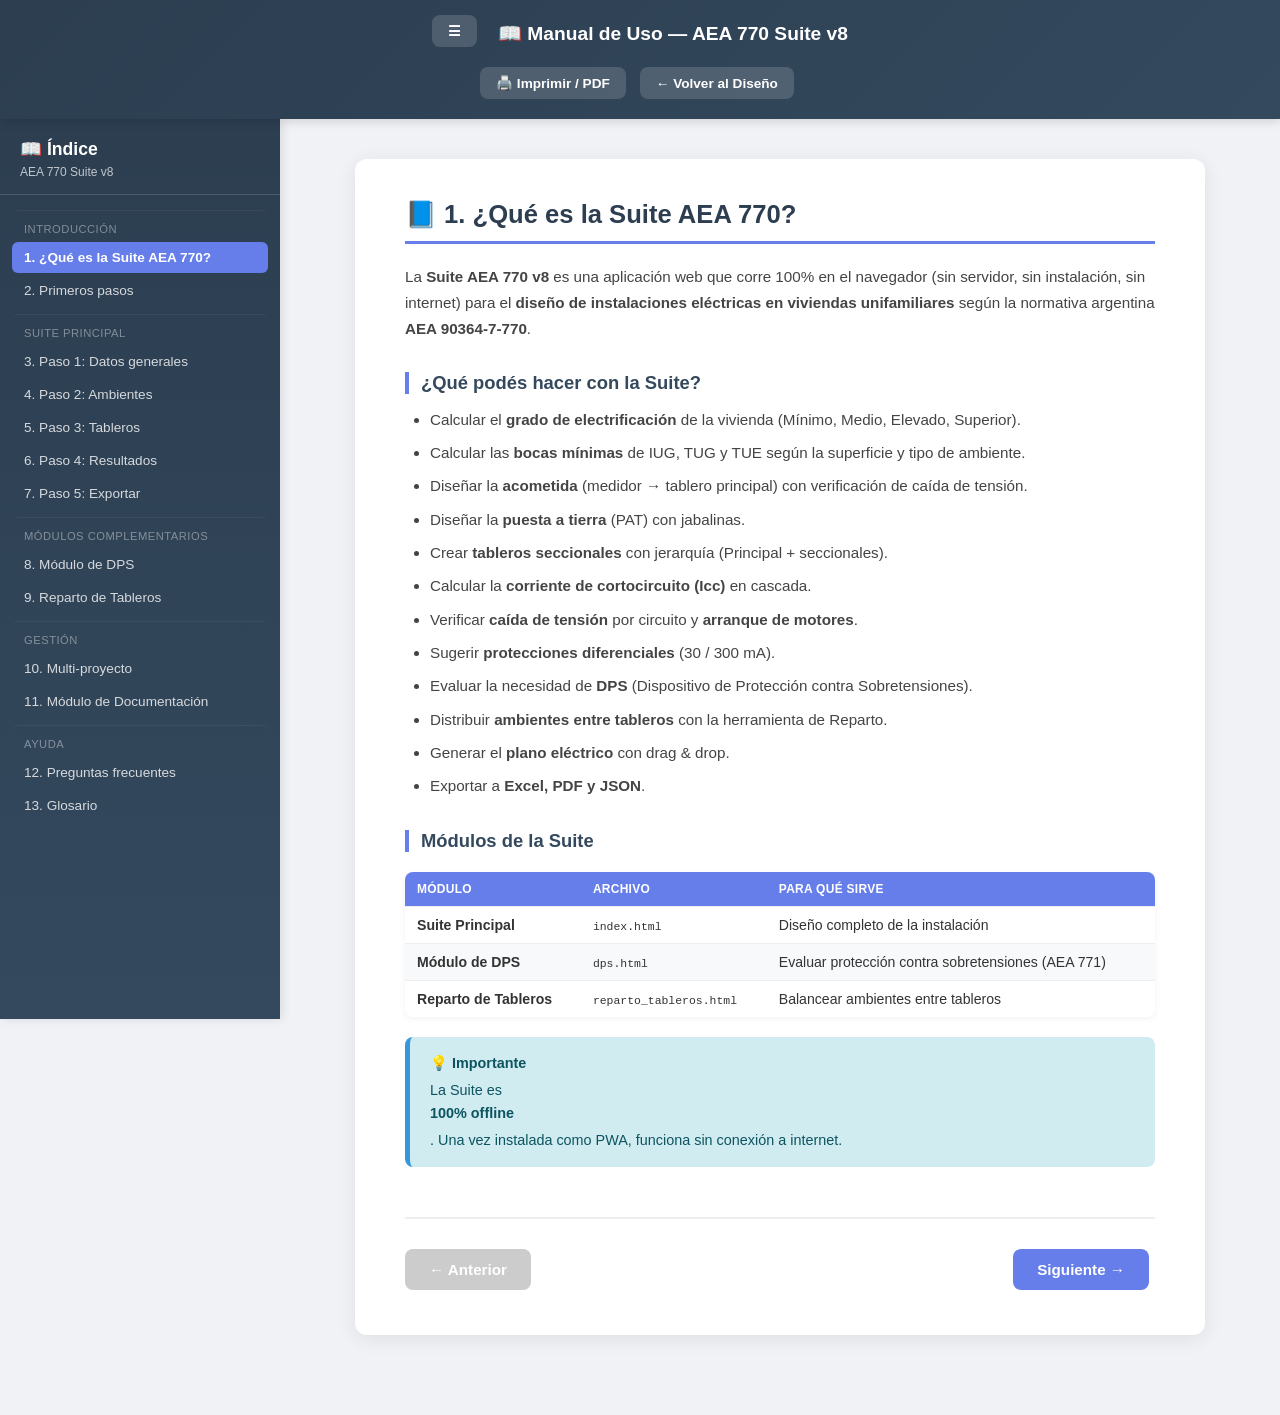
<file: manual.html>
<!DOCTYPE html>
<html lang="es">
<head>
<meta charset="UTF-8">
<meta name="viewport" content="width=device-width, initial-scale=1.0">
<title>Manual de Uso - AEA 770 Suite v8</title>

<!-- CSS separado -->
<link rel="stylesheet" href="css/base.css">
<link rel="stylesheet" href="css/manual.css">
</head>
<body>

<!-- Header del manual -->
<header class="manual-header">
    <div class="manual-header-left">
        <button class="menu-toggle" onclick="toggleSidebar()">☰</button>
        <h1>📖 Manual de Uso — AEA 770 Suite v8</h1>
    </div>
    <div class="manual-header-right">
        <button onclick="window.print()">🖨️ Imprimir / PDF</button>
        <button onclick="volverAlDiseno()">← Volver al Diseño</button>
    </div>
</header>

<!-- Overlay para mobile -->
<div class="manual-overlay" id="overlay" onclick="toggleSidebar()"></div>

<!-- Layout principal -->
<div class="manual-wrapper">

    <!-- Sidebar con índice -->
    <aside class="manual-sidebar" id="sidebar">
        <div class="manual-sidebar-header">
            <h1>📖 Índice</h1>
            <p>AEA 770 Suite v8</p>
        </div>
        <ul class="manual-toc" id="toc">
            <li><a class="toc-section">Introducción</a></li>
            <li><a onclick="showSection('intro')" data-section="intro">1. ¿Qué es la Suite AEA 770?</a></li>
            <li><a onclick="showSection('primeros-pasos')" data-section="primeros-pasos">2. Primeros pasos</a></li>

            <li><a class="toc-section">Suite Principal</a></li>
            <li><a onclick="showSection('paso1')" data-section="paso1">3. Paso 1: Datos generales</a></li>
            <li><a onclick="showSection('paso2')" data-section="paso2">4. Paso 2: Ambientes</a></li>
            <li><a onclick="showSection('paso3')" data-section="paso3">5. Paso 3: Tableros</a></li>
            <li><a onclick="showSection('paso4')" data-section="paso4">6. Paso 4: Resultados</a></li>
            <li><a onclick="showSection('paso5')" data-section="paso5">7. Paso 5: Exportar</a></li>

            <li><a class="toc-section">Módulos complementarios</a></li>
            <li><a onclick="showSection('dps')" data-section="dps">8. Módulo de DPS</a></li>
            <li><a onclick="showSection('reparto')" data-section="reparto">9. Reparto de Tableros</a></li>

            <li><a class="toc-section">Gestión</a></li>
            <li><a onclick="showSection('multi-proyecto')" data-section="multi-proyecto">10. Multi-proyecto</a></li>
            <li><a onclick="showSection('documentacion')" data-section="documentacion">11. Módulo de Documentación</a></li>

            <li><a class="toc-section">Ayuda</a></li>
            <li><a onclick="showSection('faq')" data-section="faq">12. Preguntas frecuentes</a></li>
            <li><a onclick="showSection('glosario')" data-section="glosario">13. Glosario</a></li>
        </ul>
    </aside>

    <!-- Contenido del manual -->
    <main class="manual-content">
        <div class="manual-page">

            <!-- ================================================ -->
            <!-- SECCIÓN 1: INTRODUCCIÓN -->
            <!-- ============================================ -->
            <section class="manual-section active" id="intro">
                <h2>📘 1. ¿Qué es la Suite AEA 770?</h2>

                <p>La <strong>Suite AEA 770 v8</strong> es una aplicación web que corre 100% en el navegador (sin servidor, sin instalación, sin internet) para el <strong>diseño de instalaciones eléctricas en viviendas unifamiliares</strong> según la normativa argentina <strong>AEA 90364-7-770</strong>.</p>

                <h3>¿Qué podés hacer con la Suite?</h3>
                <ul>
                    <li>Calcular el <strong>grado de electrificación</strong> de la vivienda (Mínimo, Medio, Elevado, Superior).</li>
                    <li>Calcular las <strong>bocas mínimas</strong> de IUG, TUG y TUE según la superficie y tipo de ambiente.</li>
                    <li>Diseñar la <strong>acometida</strong> (medidor → tablero principal) con verificación de caída de tensión.</li>
                    <li>Diseñar la <strong>puesta a tierra</strong> (PAT) con jabalinas.</li>
                    <li>Crear <strong>tableros seccionales</strong> con jerarquía (Principal + seccionales).</li>
                    <li>Calcular la <strong>corriente de cortocircuito (Icc)</strong> en cascada.</li>
                    <li>Verificar <strong>caída de tensión</strong> por circuito y <strong>arranque de motores</strong>.</li>
                    <li>Sugerir <strong>protecciones diferenciales</strong> (30 / 300 mA).</li>
                    <li>Evaluar la necesidad de <strong>DPS</strong> (Dispositivo de Protección contra Sobretensiones).</li>
                    <li>Distribuir <strong>ambientes entre tableros</strong> con la herramienta de Reparto.</li>
                    <li>Generar el <strong>plano eléctrico</strong> con drag & drop.</li>
                    <li>Exportar a <strong>Excel, PDF y JSON</strong>.</li>
                </ul>

                <h3>Módulos de la Suite</h3>
                <table>
                    <thead>
                        <tr>
                            <th>Módulo</th>
                            <th>Archivo</th>
                            <th>Para qué sirve</th>
                        </tr>
                    </thead>
                    <tbody>
                        <tr>
                            <td><strong>Suite Principal</strong></td>
                            <td><code>index.html</code></td>
                            <td>Diseño completo de la instalación</td>
                        </tr>
                        <tr>
                            <td><strong>Módulo de DPS</strong></td>
                            <td><code>dps.html</code></td>
                            <td>Evaluar protección contra sobretensiones (AEA 771)</td>
                        </tr>
                        <tr>
                            <td><strong>Reparto de Tableros</strong></td>
                            <td><code>reparto_tableros.html</code></td>
                            <td>Balancear ambientes entre tableros</td>
                        </tr>
                    </tbody>
                </table>

                <div class="callout callout-info">
                    <strong>💡 Importante</strong>
                    La Suite es <strong>100% offline</strong>. Una vez instalada como PWA, funciona sin conexión a internet.
                </div>

                <div class="manual-nav-buttons">
                    <button disabled>← Anterior</button>
                    <button onclick="showSection('primeros-pasos')">Siguiente →</button>
                </div>
            </section>

            <!-- ================================================ -->
            <!-- SECCIÓN 2: PRIMEROS PASOS -->
            <!-- ============================================ -->
            <section class="manual-section" id="primeros-pasos">
                <h2>🚀 2. Primeros pasos</h2>

                <h3>2.1. Abrir la Suite</h3>
                <p>Hay dos formas de usarla:</p>
                <ul>
                    <li><strong>Online:</strong> Ingresá a la URL del proyecto (ej: <code>https://tu-usuario.github.io/aea770app/</code>).</li>
                    <li><strong>Instalada:</strong> Si ya la instalaste como PWA en el celular o PC, abrila desde el ícono.</li>
                </ul>

                <h3>2.2. Instalar como PWA (recomendado)</h3>
                <p>La Suite se puede instalar como aplicación nativa en cualquier dispositivo moderno:</p>

                <h4>En PC (Chrome / Edge):</h4>
                <ol>
                    <li>Abrí la Suite en el navegador.</li>
                    <li>En la barra de direcciones, a la derecha, buscá el ícono de <strong>instalar</strong> (⊕ o un monitor con flecha).</li>
                    <li>Hacé clic en "Instalar".</li>
                    <li>La app aparece como un programa más en tu sistema.</li>
                </ol>

                <h4>En Android (Chrome):</h4>
                <ol>
                    <li>Abrí la Suite en Chrome.</li>
                    <li>Tocá el menú ⋮ (arriba a la derecha).</li>
                    <li>Elegí <strong>"Instalar aplicación"</strong> o <strong>"Agregar a pantalla de inicio"</strong>.</li>
                    <li>Confirmá. La app queda como un ícono más.</li>
                </ol>

                <h4>En iPhone / iPad (Safari):</h4>
                <ol>
                    <li>Abrí la Suite en Safari.</li>
                    <li>Tocá el botón <strong>Compartir</strong> (cuadrado con flecha hacia arriba).</li>
                    <li>Elegí <strong>"Agregar a inicio"</strong>.</li>
                    <li>Confirmá. La app queda como un ícono más.</li>
                </ol>

                <h3>2.3. Interfaz general</h3>
                <p>Todas las páginas de la Suite comparten la misma estructura:</p>
                <ul>
                    <li><strong>Header:</strong> barra superior oscura con el título y los botones de acción.</li>
                    <li><strong>Pasos 1 a 5:</strong> secciones numeradas que guían el diseño.</li>
                    <li><strong>Modo oscuro:</strong> botón 🌙 en el header para cambiar entre tema claro y oscuro.</li>
                </ul>

                <h3>2.4. Flujo de trabajo recomendado</h3>
                <ol>
                    <li><strong>Paso 1:</strong> Cargá los datos generales (superficies, marca, tipo de cable, acometida, PAT).</li>
                    <li><strong>Paso 3:</strong> Creá los tableros (si vas a usar seccionales).</li>
                    <li><strong>Paso 2:</strong> Agregá los ambientes y asignálos a tableros.</li>
                    <li><strong>Paso 4:</strong> Revisá los resultados en cada pestaña.</li>
                    <li><strong>Paso 5:</strong> Exportá a Excel o PDF.</li>
                </ol>

                <div class="callout callout-warn">
                    <strong>⚠️ Atajo de teclado</strong>
                    Para ver la consola de errores, presioná <strong>F12</strong>. Es útil si algo no funciona como esperás.
                </div>

                <div class="manual-nav-buttons">
                    <button onclick="showSection('intro')">← Anterior</button>
                    <button onclick="showSection('paso1')">Siguiente →</button>
                </div>
            </section>

            <!-- ================================================ -->
            <!-- SECCIÓN 3: PASO 1 -->
            <!-- ============================================ -->
            <section class="manual-section" id="paso1">
                <h2>📝 3. Paso 1: Datos generales</h2>

                <p>En este paso cargás los datos básicos de la vivienda, el tipo de instalación y la puesta a tierra.</p>

                <h3>3.1. Datos de la vivienda</h3>
                <table>
                    <thead>
                        <tr><th>Campo</th><th>Qué es</th><th>Ejemplo</th></tr>
                    </thead>
                    <tbody>
                        <tr><td><strong>Nombre del Proyecto</strong></td><td>Identifica al proyecto en la lista</td><td>"Casa Rodríguez"</td></tr>
                        <tr><td><strong>Superficie Cubierta</strong></td><td>m² cubiertos</td><td>94</td></tr>
                        <tr><td><strong>Superficie Semicubierta</strong></td><td>m² semicubiertos (se cuenta al 50%)</td><td>4</td></tr>
                        <tr><td><strong>Sla</strong></td><td>Superficie límite de aplicación (calculada automáticamente)</td><td>96 m²</td></tr>
                        <tr><td><strong>Grado</strong></td><td>Grado de electrificación (calculado automáticamente)</td><td>MEDIO</td></tr>
                    </tbody>
                </table>

                <div class="callout callout-info">
                    <strong>💡 Fórmula de Sla</strong>
                    Sla = Superficie Cubierta + (Superficie Semicubierta × 0.5)
                </div>

                <h3>3.2. Grado de electrificación</h3>
                <table>
                    <thead>
                        <tr><th>Grado</th><th>Sla (m²)</th><th>Coef. Simultaneidad</th></tr>
                    </thead>
                    <tbody>
                        <tr><td><strong>MÍNIMO</strong></td><td>≤ 60</td><td>1.0</td></tr>
                        <tr><td><strong>MEDIO</strong></td><td>61 – 130</td><td>0.9</td></tr>
                        <tr><td><strong>ELEVADO</strong></td><td>131 – 200</td><td>0.8</td></tr>
                        <tr><td><strong>SUPERIOR</strong></td><td>&gt; 200</td><td>0.7</td></tr>
                    </tbody>
                </table>

                <h3>3.3. Marca de interruptores y tipo de cable</h3>
                <ul>
                    <li><strong>Marca de Interruptores:</strong> Schneider, Siemens, ABB o Legrand. Determina los modelos de protecciones sugeridos.</li>
                    <li><strong>Tipo de Cable (circuitos):</strong> Unipolar IRAM NM 247-3, Afumex o Sintenax. Determina la ampacidad y caída de tensión.</li>
                </ul>

                <h3>3.4. Acometida (medidor → tablero principal)</h3>
                <table>
                    <thead>
                        <tr><th>Campo</th><th>Qué es</th></tr>
                    </thead>
                    <tbody>
                        <tr><td><strong>Longitud real</strong></td><td>Distancia en metros entre el medidor y el tablero principal</td></tr>
                        <tr><td><strong>Tipo de Cable</strong></td><td>Unipolar, Afumex o Sintenax</td></tr>
                        <tr><td><strong>Sección por fase</strong></td><td>4, 6, 10, 16, 25 o 35 mm²</td></tr>
                        <tr><td><strong>Cantidad de conductores</strong></td><td>3 (monofásico), 4 (trifásico), 5 (trifásico + PE)</td></tr>
                        <tr><td><strong>Tipo de instalación</strong></td><td>Enterrado, Embutido, A la vista o Aéreo</td></tr>
                        <tr><td><strong>Protección mecánica</strong></td><td>Tubo PVC, caño metálico, cablecanal o sin protección</td></tr>
                    </tbody>
                </table>

                <p>La app calcula automáticamente:</p>
                <ul>
                    <li><strong>Corriente de diseño (A)</strong></li>
                    <li><strong>Caída de tensión (%)</strong> — debe ser ≤ 5%</li>
                    <li><strong>Icc en Tablero Principal (kA)</strong></li>
                </ul>

                <h3>3.5. Puesta a Tierra (PAT)</h3>
                <table>
                    <thead>
                        <tr><th>Campo</th><th>Qué es</th></tr>
                    </thead>
                    <tbody>
                        <tr><td><strong>Cantidad de jabalinas</strong></td><td>1 a 10. Más jabalinas = menor resistencia total</td></tr>
                        <tr><td><strong>Longitud cable PAT</strong></td><td>Metros de cable desde jabalinas al tablero</td></tr>
                        <tr><td><strong>Sección cable PAT</strong></td><td>4, 6, 10, 16 o 25 mm²</td></tr>
                        <tr><td><strong>Tipo de jabalina</strong></td><td>Copperweld 5/8" × 1.5 m (IRAM 2309), Copperweld 3 m, o acero-cobre 3/4" × 2 m</td></tr>
                    </tbody>
                </table>

                <div class="callout callout-warn">
                    <strong>⚠️ Verificación en obra</strong>
                    La app NO calcula la resistividad del terreno. Verificá en obra que <strong>R ≤ 40 Ω</strong> con un telurómetro (AEA 770 Sección 770.8).
                </div>

                <div class="manual-nav-buttons">
                    <button onclick="showSection('primeros-pasos')">← Anterior</button>
                    <button onclick="showSection('paso2')">Siguiente →</button>
                </div>
            </section>

            <!-- ================================================ -->
            <!-- SECCIÓN 4: PASO 2 -->
            <!-- ============================================ -->
            <section class="manual-section" id="paso2">
                <h2>🏠 4. Paso 2: Ambientes</h2>

                <p>En este paso cargás los ambientes de la vivienda (habitaciones, cocina, baños, etc.) y el sistema calcula las <strong>bocas mínimas</strong> de cada uno.</p>

                <h3>4.1. Agregar un ambiente</h3>
                <ol>
                    <li>Completá el <strong>nombre</strong> del ambiente (ej: "Dormitorio 1").</li>
                    <li>Elegí el <strong>tipo</strong> (Habitación, Dormitorio, Cocina, Baño, etc.).</li>
                    <li>Ingresá la <strong>superficie</strong> en m².</li>
                    <li>Elegí el <strong>tablero</strong> al que pertenece (si tenés varios).</li>
                    <li>Hacé clic en <strong>➕ Agregar</strong>.</li>
                </ol>

                <h3>4.2. Tipos de ambiente</h3>
                <table>
                    <thead>
                        <tr><th>Tipo</th><th>Uso típico</th></tr>
                    </thead>
                    <tbody>
                        <tr><td>Habitación</td><td>Sala, estar, comedor</td></tr>
                        <tr><td>Dormitorio</td><td>Dormitorios (con o sin AA)</td></tr>
                        <tr><td>Cocina</td><td>Cocina principal</td></tr>
                        <tr><td>Baño</td><td>Baño o toilette (Sección 701)</td></tr>
                        <tr><td>Pasillo</td><td>Pasillos y distribuidores</td></tr>
                        <tr><td>Vestíbulo</td><td>Hall, garage, entrada</td></tr>
                        <tr><td>Lavadero</td><td>Lavadero con lavarropas</td></tr>
                        <tr><td>Balcón</td><td>Balcón o galería exterior</td></tr>
                        <tr><td>Kitchenette</td><td>Cocina integrada</td></tr>
                        <tr><td>Depósito</td><td>Depósito o guardado</td></tr>
                        <tr><td>Cuarto Técnico</td><td>Cuarto de máquinas o bombas</td></tr>
                    </tbody>
                </table>

                <h3>4.3. Bocas mínimas por tipo</h3>
                <p>La app calcula las bocas mínimas según la normativa:</p>
                <table>
                    <thead>
                        <tr><th>Tipo</th><th>IUG</th><th>TUG</th><th>TUE</th></tr>
                    </thead>
                    <tbody>
                        <tr><td>Habitación</td><td>máx(1, área/18)</td><td>máx(2, área/6)</td><td>—</td></tr>
                        <tr><td>Dormitorio</td><td>1</td><td>2 o 3</td><td>Solo si área &gt; 36 m²</td></tr>
                        <tr><td>Cocina</td><td>2</td><td>3</td><td>—</td></tr>
                        <tr><td>Baño</td><td>1</td><td>1</td><td>—</td></tr>
                    </tbody>
                </table>

                <h3>4.4. Bocas editables</h3>
                <p>Podés <strong>aumentar</strong> las bocas por encima del mínimo. El sistema no te deja bajarlas del mínimo normativo.</p>
                <p>El botón <strong>🔄 Volver todos a mínimos</strong> resetea todas las bocas a los valores normativos.</p>

                <h3>4.5. Asignar ambientes a tableros</h3>
                <p>Cada ambiente tiene un selector de <strong>Tablero</strong>. Si solo tenés el Principal, creá primero un tablero seccional en el Paso 3.</p>

                <div class="callout callout-info">
                    <strong>💡 Alturas recomendadas</strong>
                    La tabla muestra las alturas NPT (Nivel de Piso Terminado) recomendadas para cada tipo de boca. Se aplican al plano y a los planos de instalación.
                </div>

                <div class="manual-nav-buttons">
                    <button onclick="showSection('paso1')">← Anterior</button>
                    <button onclick="showSection('paso3')">Siguiente →</button>
                </div>
            </section>

            <!-- ================================================ -->
            <!-- SECCIÓN 5: PASO 3 -->
            <!-- ============================================ -->
            <section class="manual-section" id="paso3">
                <h2>⚡ 5. Paso 3: Tableros</h2>

                <p>En este paso creás los <strong>tableros seccionales</strong> (además del Principal) y definís su jerarquía.</p>

                <h3>5.1. Crear un tablero</h3>
                <ol>
                    <li>Ingresá el <strong>nombre</strong> del tablero (ej: "Tablero Planta Alta").</li>
                    <li>Elegí la <strong>planta</strong> (PB, PA, Subsuelo, Exterior, Otra).</li>
                    <li>Elegí el <strong>tablero padre</strong> (de dónde se alimenta).</li>
                    <li>Hacé clic en <strong>➕ Agregar Tablero</strong>.</li>
                </ol>

                <h3>5.2. Jerarquía de tableros</h3>
                <p>Los tableros tienen una jerarquía tipo árbol:</p>
                <ul>
                    <li><strong>Principal:</strong> Se alimenta directo de la acometida de la distribuidora.</li>
                    <li><strong>Seccional:</strong> Se alimenta desde otro tablero (normalmente el Principal).</li>
                    <li><strong>Sub-seccional:</strong> Se alimenta desde un seccional.</li>
                </ul>

                <h3>5.3. Datos de cada tablero</h3>
                <table>
                    <thead>
                        <tr><th>Campo</th><th>Qué es</th></tr>
                    </thead>
                    <tbody>
                        <tr><td><strong>Nombre</strong></td><td>Identifica al tablero</td></tr>
                        <tr><td><strong>Planta</strong></td><td>Ubicación física</td></tr>
                        <tr><td><strong>Se alimenta desde</strong></td><td>Otro tablero o la acometida</td></tr>
                        <tr><td><strong>Longitud desde padre</strong></td><td>Metros de cable desde el tablero padre</td></tr>
                        <tr><td><strong>Sección de línea</strong></td><td>Sección del cable que lo alimenta</td></tr>
                        <tr><td><strong>Icc Aguas Arriba</strong></td><td>Calculado automáticamente</td></tr>
                        <tr><td><strong>PdC Requerido</strong></td><td>Poder de corte comercial requerido (3, 4.5, 6 o 10 kA)</td></tr>
                        <tr><td><strong>Circuitos</strong></td><td>Cantidad de circuitos asignados</td></tr>
                    </tbody>
                </table>

                <h3>5.4. Distribución de circuitos</h3>
                <p>La app distribuye automáticamente los circuitos entre los tableros según los ambientes asignados. La regla es:</p>
                <ul>
                    <li><strong>IUG:</strong> máximo 15 bocas por circuito</li>
                    <li><strong>TUG:</strong> máximo 15 bocas por circuito</li>
                    <li><strong>TUE:</strong> máximo 12 bocas por circuito</li>
                </ul>

                <div class="callout callout-warn">
                    <strong>⚠️ Antes de crear tableros</strong>
                    Si vas a usar tableros seccionales, creálos <strong>antes</strong> de agregar los ambientes, así podés asignar los ambientes directamente a cada tablero.
                </div>

                <div class="manual-nav-buttons">
                    <button onclick="showSection('paso2')">← Anterior</button>
                    <button onclick="showSection('paso4')">Siguiente →</button>
                </div>
            </section>

            <!-- ================================================ -->
            <!-- SECCIÓN 6: PASO 4 -->
            <!-- ============================================ -->
            <section class="manual-section" id="paso4">
                <h2>📊 6. Paso 4: Resultados</h2>

                <p>En este paso ves todos los cálculos y verificaciones. Hay <strong>12 pestañas</strong>:</p>

                <h3>6.1. Pestaña "Acometida"</h3>
                <p>Muestra el detalle completo de la acometida (medidor → tablero principal):</p>
                <ul>
                    <li>Longitud, tipo de cable, sección</li>
                    <li>Corriente de diseño</li>
                    <li>Caída de tensión (debe ser ≤ 5%)</li>
                    <li>Icc en el tablero principal</li>
                    <li>PdC requerido</li>
                </ul>

                <h3>6.2. Pestaña "DPMS"</h3>
                <p>Muestra el <strong>DPMS (Demanda de Potencia Máxima Simultánea)</strong>:</p>
                <ul>
                    <li>Bocas IUG, TUG, TUE</li>
                    <li>Circuitos IUG, TUG, TUE</li>
                    <li>DPMS total (VA)</li>
                    <li>DPMS con coeficiente de simultaneidad según el grado</li>
                </ul>

                <h3>6.3. Pestaña "Cortocircuito"</h3>
                <p>Muestra la <strong>Icc (corriente de cortocircuito)</strong> en cada punto:</p>
                <ul>
                    <li>Acometida (medidor → principal)</li>
                    <li>Cada tablero seccional</li>
                    <li>PdC comercial requerido en cada punto</li>
                </ul>

                <h3>6.4. Pestaña "Circuitos"</h3>
                <p>Listado completo de circuitos con columnas editables:</p>
                <ul>
                    <li><strong>Sección (mm²)</strong>: editable con selector</li>
                    <li><strong>Protección (A)</strong>: editable con selector</li>
                    <li><strong>Longitud (m)</strong>: editable con input</li>
                    <li><strong>Potencia (W)</strong>: solo para TUE (motores)</li>
                </ul>
                <p>La app calcula automáticamente:</p>
                <ul>
                    <li>Caída de tensión (%) por circuito</li>
                    <li>Icc aguas abajo del circuito</li>
                    <li>PdC comercial requerido</li>
                    <li>Verificación (✔ o ✖)</li>
                </ul>

                <h3>6.5. Pestaña "Motores"</h3>
                <p>Muestra el arranque de motores (solo circuitos TUE):</p>
                <ul>
                    <li>Corriente nominal</li>
                    <li>Corriente de arranque (×6 para arranque directo)</li>
                    <li>Caída de tensión en régimen (≤ 5%)</li>
                    <li>Caída de tensión en arranque (≤ 15%)</li>
                </ul>

                <h3>6.6. Pestaña "Diferenciales"</h3>
                <p>Sugerencia de protecciones diferenciales:</p>
                <ul>
                    <li>Cabecera principal: ID 300 mA Selectivo</li>
                    <li>TUG: ID 30 mA</li>
                    <li>TUE: ID 30 mA</li>
                    <li>Baño: ID 30 mA exclusivo (Sección 701)</li>
                    <li>Tableros seccionales: ID 30 mA o 300 mA</li>
                </ul>

                <h3>6.7. Pestaña "DPS"</h3>
                <p>Muestra el resultado del módulo de DPS (si fue evaluado):</p>
                <ul>
                    <li>Obligatoriedad</li>
                    <li>Tipo recomendado (Tipo 1, 2 o 3)</li>
                    <li>Up recomendado</li>
                    <li>Dispositivos del catálogo</li>
                </ul>

                <h3>6.8. Pestaña "Alturas"</h3>
                <p>Alturas recomendadas para cada boca:</p>
                <ul>
                    <li>IUG: 1.10 m</li>
                    <li>TUG: 0.30 m o 1.10 m según ambiente</li>
                    <li>TUE: 1.10 m o 2.00 m según ambiente</li>
                    <li>TV/Datos: 0.30 m o 1.10 m según ambiente</li>
                    <li>Tableros: 1.30 – 1.80 m (centro del gabinete)</li>
                </ul>

                <h3>6.9. Pestaña "Materiales"</h3>
                <p>Lista completa de materiales:</p>
                <ul>
                    <li>Acometida (cable, protección mecánica, gabinete)</li>
                    <li>PAT (jabalinas, cable, cámara de inspección)</li>
                    <li>Tableros (gabinetes)</li>
                    <li>Protecciones (PIA, diferenciales, DPS)</li>
                    <li>Cables por sección</li>
                    <li>Canalizaciones</li>
                    <li>Cajas y bocas</li>
                </ul>

                <h3>6.10. Pestaña "Plano"</h3>
                <p>Editor interactivo del plano eléctrico:</p>
                <ul>
                    <li><strong>Herramientas:</strong> Boca IUG, TUG, TUE, TV/Datos, Tablero, Borrar</li>
                    <li><strong>Drag & drop:</strong> movés las bocas con el mouse</li>
                    <li><strong>Auto-ubicar:</strong> ubica todas las bocas automáticamente</li>
                    <li><strong>Exportar PNG:</strong> descarga el plano como imagen</li>
                </ul>

                <h3>6.11. Pestaña "Esquema"</h3>
                <p>Esquema unifilar completo de la instalación:</p>
                <ul>
                    <li>Medidor</li>
                    <li>Tableros en cascada</li>
                    <li>Circuitos con protección y sección</li>
                    <li>DPS (si fue evaluado)</li>
                    <li>PAT (puesta a tierra)</li>
                </ul>

                <h3>6.12. Pestaña "Verificaciones"</h3>
                <p>Lista de verificaciones normativas:</p>
                <ul>
                    <li>DPMS dentro del grado</li>
                    <li>Caída de tensión OK</li>
                    <li>Arranque de motores OK</li>
                    <li>Ampacidad OK</li>
                    <li>Conductores permitidos según AEA 770</li>
                    <li>PAT verificada</li>
                    <li>Baños OK (Sección 701)</li>
                    <li>DPS evaluado</li>
                </ul>

                <div class="manual-nav-buttons">
                    <button onclick="showSection('paso3')">← Anterior</button>
                    <button onclick="showSection('paso5')">Siguiente →</button>
                </div>
            </section>

            <!-- ================================================ -->
            <!-- SECCIÓN 7: PASO 5 -->
            <!-- ============================================ -->
            <section class="manual-section" id="paso5">
                <h2>📤 7. Paso 5: Exportar</h2>

                <p>Al final del diseño podés exportar todo a distintos formatos:</p>

                <h3>7.1. Exportar a Excel</h3>
                <p>Genera un archivo <code>.xlsx</code> con múltiples hojas:</p>
                <ul>
                    <li>Datos Generales</li>
                    <li>Acometida</li>
                    <li>Conductores AEA</li>
                    <li>Ambientes</li>
                    <li>Circuitos</li>
                    <li>Motores</li>
                    <li>Tableros</li>
                    <li>Alturas</li>
                    <li>Cables</li>
                    <li>Materiales</li>
                    <li>Plano</li>
                    <li>Verificaciones</li>
                </ul>

                <h3>7.2. Exportar a PDF</h3>
                <p>Genera un PDF profesional con:</- Portada con datos del proyecto</p>
                <ul>
                    <li>Datos generales</li>
                    <li>Acometida</li>
                    <li>PAT</li>
                    <li>Conductores AEA 770</li>
                    <li>Ambientes y alturas</li>
                    <li>Tableros</li>
                    <li>Circuitos</li>
                    <li>Motores</li>
                    <li>Alturas de referencia</li>
                    <li>Materiales</li>
                    <li>Plano eléctrico</li>
                </ul>

                <h3>7.3. Exportar a JSON</h3>
                <p>Guarda el proyecto completo en un archivo <code>.json</code> que se puede:</p>
                <ul>
                    <li>Compartir con otros usuarios</li>
                    <li>Respaldar</li>
                    <li>Importar en otra PC</li>
                </ul>

                <h3>7.4. Reparto de Tableros</h3>
                <p>Abre la herramienta de Reparto en una pestaña nueva (ver Sección 9).</p>

                <h3>7.5. Guardar</h3>
                <p>Guarda el proyecto en el <strong>localStorage</strong> del navegador. Aparece en el selector de proyectos del header.</p>

                <h3>7.6. Reiniciar</h3>
                <p>Borra todo y empieza de cero. <strong>Pedí confirmación antes de hacerlo.</strong></p>

                <div class="manual-nav-buttons">
                    <button onclick="showSection('paso4')">← Anterior</button>
                    <button onclick="showSection('dps')">Siguiente →</button>
                </div>
            </section>

            <!-- ================================================ -->
            <!-- SECCIÓN 8: DPS -->
            <!-- ============================================ -->
            <section class="manual-section" id="dps">
                <h2>⚡ 8. Módulo de DPS</h2>

                <p>El módulo de DPS evalúa la necesidad de instalar un <strong>Dispositivo de Protección contra Sobretensiones</strong> según AEA 90364-7-771.</p>

                <h3>8.1. Cómo acceder</h3>
                <ol>
                    <li>Cargá un proyecto en la Suite principal.</li>
                    <li>Hacé clic en el botón <strong>⚡ DPS</strong> en el header.</li>
                    <li>La app guarda el proyecto automáticamente y navega al módulo.</li>
                </ol>

                <h3>8.2. Datos de entrada</h3>
                <table>
                    <thead>
                        <tr><th>Campo</th><th>Qué es</th></tr>
                    </thead>
                    <tbody>
                        <tr><td><strong>Tipo de Acometida</strong></td><td>Aérea o Subterránea</td></tr>
                        <tr><td><strong>Tiene Pararrayos</strong></td><td>Sí o No</td></tr>
                        <tr><td><strong>Nivel de Riesgo</strong></td><td>Bajo, Medio, Alto o Muy Alto (según DDT de la zona)</td></tr>
                        <tr><td><strong>Marca del DPS</strong></td><td>Schneider, ABB, Siemens o Legrand</td></tr>
                        <tr><td><strong>Icc Origen</strong></td><td>Tomado del proyecto (solo lectura)</td></tr>
                        <tr><td><strong>Configuración</strong></td><td>Trifásico o Monofásico (calculado)</td></tr>
                    </tbody>
                </table>

                <h3>8.3. Reglas de obligatoriedad</h3>
                <p>El DPS es <strong>obligatorio</strong> si:</p>
                <ul>
                    <li>La acometida es <strong>aérea</strong></li>
                    <li>El inmueble tiene <strong>pararrayos</strong></li>
                    <li>El nivel de riesgo es <strong>muy alto</strong> (DDT &gt; 8)</li>
                </ul>

                <h3>8.4. Tipos de DPS</h3>
                <table>
                    <thead>
                        <tr><th>Tipo</th><th>Uso</th></tr>
                    </thead>
                    <tbody>
                        <tr><td><strong>Tipo 1 (Clase B)</strong></td><td>Protección contra impactos directos (pararrayos)</td></tr>
                        <tr><td><strong>Tipo 2 (Clase C)</strong></td><td>Protección contra sobretensiones inducidas</td></tr>
                        <tr><td><strong>Tipo 3 (Clase D)</strong></td><td>Protección fina de equipos electrónicos</td></tr>
                    </tbody>
                </table>

                <h3>8.5. Guardar el resultado</h3>
                <p>Después de evaluar:</p>
                <ol>
                    <li>Hacé clic en <strong>💾 Guardar Resultado</strong>.</li>
                    <li>El resultado se guarda en el localStorage del proyecto.</li>
                    <li>Volvé a la Suite principal con <strong>← Volver al Diseño</strong>.</li>
                </ol>

                <p>El resultado aparece en:</p>
                <ul>
                    <li>Pestaña <strong>⚡ DPS</strong> del Paso 4</li>
                    <li>Pestaña <strong>📦 Materiales</strong> del Paso 4 (agrega el DPS recomendado)</li>
                    <li>Esquema unifilar del Paso 4</li>
                </ul>

                <h3>8.6. Exportar a PDF</h3>
                <p>El botón <strong>📄 Exportar Informe a PDF</strong> genera un informe profesional con toda la evaluación del DPS.</p>

                <div class="manual-nav-buttons">
                    <button onclick="showSection('paso5')">← Anterior</button>
                    <button onclick="showSection('reparto')">Siguiente →</button>
                </div>
            </section>

            <!-- ================================================ -->
            <!-- SECCIÓN 9: REPARTO -->
            <!-- ============================================ -->
            <section class="manual-section" id="reparto">
                <h2>🔀 9. Reparto de Tableros</h2>

                <p>La herramienta de Reparto permite <strong>balancear los ambientes entre los distintos tableros</strong> y visualizar la distribución final de circuitos.</p>

                <h3>9.1. Cómo acceder</h3>
                <ol>
                    <li>En la Suite principal, hacé clic en el botón <strong>🔀 Reparto</strong> del header.</li>
                    <li>La app guarda el proyecto automáticamente en el localStorage.</li>
                    <li>Se abre una nueva pestaña con la herramienta.</li>
                    <li>El proyecto se carga <strong>automáticamente</strong>.</li>
                </ol>

                <h3>9.2. Secciones de la herramienta</h3>

                <h4>Sección 0: Cargar proyecto</h4>
                <ul>
                    <li>📁 <strong>Cargar JSON:</strong> si tenés el proyecto exportado como JSON.</li>
                    <li>📄 <strong>Cargar ejemplo:</strong> para probar la herramienta.</li>
                    <li>🗑️ <strong>Limpiar:</strong> borra todo.</li>
                    <li>🌙 <strong>Modo oscuro:</strong> cambia el tema.</li>
                </ul>

                <h4>Sección 1: Ambientes por tablero</h4>
                <ul>
                    <li>Lista de todos los ambientes con su tablero asignado.</li>
                    <li>Podés cambiar el tablero de cada ambiente con el selector.</li>
                    <li>➕ <strong>Agregar ambiente manual:</strong> agregar un ambiente nuevo.</li>
                    <li>✨ <strong>Distribución automática:</strong> balancea los ambientes entre tableros.</li>
                </ul>

                <h4>Sección 2: Resumen por tablero</h4>
                <ul>
                    <li>Bocas IUG, TUG, TUE por tablero.</li>
                    <li>Circuitos por tipo.</li>
                    <li>DPMS por tablero.</li>
                </ul>

                <h4>Sección 3: Lista de circuitos por tablero</h4>
                <ul>
                    <li>Lista de circuitos con número (C1, C2, ...).</li>
                    <li>Tipo (IUG/TUG/TUE).</li>
                    <li>Bocas por circuito.</li>
                    <li>DPMS del circuito.</li>
                    <li><strong>Zona / Área</strong> que cubre cada circuito.</li>
                </ul>

                <h4>Sección 4: Resumen global</h4>
                <ul>
                    <li>Totales de bocas y circuitos.</li>
                    <li>DPMS total del inmueble.</li>
                    <li>DPMS con coeficientes de simultaneidad (0.9, 0.8, 0.7).</li>
                </ul>

                <h4>Sección 5: Exportar</h4>
                <ul>
                    <li>📥 <strong>Excel:</strong> exporta el reparto completo.</li>
                    <li>📄 <strong>PDF:</strong> genera un informe PDF.</li>
                </ul>

                <h3>9.3. Reglas aplicadas</h3>
                <ul>
                    <li><strong>IUG:</strong> máx. 15 bocas/circuito · 440 VA</li>
                    <li><strong>TUG:</strong> máx. 15 bocas/circuito · 2200 VA</li>
                    <li><strong>TUE:</strong> máx. 12 bocas/circuito · 3300 VA</li>
                </ul>

                <div class="callout callout-info">
                    <strong>💡 Persistencia automática</strong>
                    Si abrís el Reparto desde el botón <strong>🔀 Reparto</strong> de la Suite principal, el proyecto se carga automáticamente. No hace falta subir el JSON.
                </div>

                <div class="manual-nav-buttons">
                    <button onclick="showSection('dps')">← Anterior</button>
                    <button onclick="showSection('multi-proyecto')">Siguiente →</button>
                </div>
            </section>

            <!-- ================================================ -->
            <!-- SECCIÓN 10: MULTI-PROYECTO -->
            <!-- ============================================ -->
            <section class="manual-section" id="multi-proyecto">
                <h2>📂 10. Multi-proyecto</h2>

                <p>La Suite permite manejar <strong>varios proyectos</strong> en simultáneo, todos guardados en el navegador.</p>

                <h3>10.1. Guardar un proyecto</h3>
                <p>Hacé clic en <strong>💾 Guardar</strong> en el header. El proyecto se guarda con un ID único y aparece en el selector.</p>

                <h3>10.2. Cargar un proyecto</h3>
                <p>Usá el <strong>selector de proyectos</strong> en el header (arriba a la izquierda). Elegí el proyecto que querés cargar y confirmá.</p>

                <h3>10.3. Nuevo proyecto</h3>
                <p>Hacé clic en <strong>➕ Nuevo</strong>. Pide confirmación y resetea todo.</p>

                <h3>10.4. Exportar proyecto a JSON</h3>
                <p>Hacé clic en <strong>📤 JSON</strong> en el header. Se abre un modal con el JSON completo. Podés copiarlo con el botón <strong>Copiar</strong>.</p>

                <h3>10.5. Importar proyecto desde JSON</h3>
                <p>Hay dos formas:</p>
                <ul>
                    <li><strong>📁 Importar:</strong> subís el archivo <code>.json</code> desde tu PC.</li>
                    <li><strong>📥 Pegar:</strong> pegás el JSON en el modal.</li>
                </ul>

                <h3>10.6. Persistencia automática</h3>
                <p>Cuando navegás entre módulos (por ejemplo, al DPS o al Reparto), la Suite guarda automáticamente el proyecto antes de salir. Al volver, se carga el mismo proyecto.</p>

                <h3>10.7. ¿Dónde se guardan los proyectos?</h3>
                <p>En el <strong>localStorage</strong> del navegador. Significa que:</p>
                <ul>
                    <li>Los proyectos son <strong>locales</strong> de tu navegador.</li>
                    <li>No se sincronizan entre dispositivos.</li>
                    <li>Si borrás el caché del navegador, se pierden.</li>
                </ul>

                <div class="callout callout-warn">
                    <strong>⚠️ Backup recomendado</strong>
                    Exportá tus proyectos a JSON periódicamente para tener respaldo. Si limpiás el caché, los perdés.
                </div>

                <div class="manual-nav-buttons">
                    <button onclick="showSection('reparto')">← Anterior</button>
                    <button onclick="showSection('faq')">Siguiente →</button>
                </div>
            </section>

            <section class="manual-section" id="documentacion">
                <h2>📄 11. Módulo de Documentación</h2>
                <p>El módulo de documentación genera la <strong>documentación completa exigida por el Anexo A de la AEA 770</strong>.</p>

            <h3>10.1. Cómo acceder</h3>
                <ol>
                    <li>Cargá un proyecto en la Suite principal.</li>
                    <li>Hacé clic en el botón <strong>📄 Documentación</strong> en el header.</li>
                    <li>La app guarda el proyecto automáticamente y navega al módulo.</li>
                </ol>

            <h3>10.2. Contenido generado</h3>
                <ul>
                    <li><strong>Memoria Técnica Descriptiva:</strong> resumen del proyecto con datos generales, acometida, PAT y DPS.</li>
                    <li><strong>Esquema Unifilar:</strong> diagrama SVG con medidor, tableros en cascada y circuitos.</li>
                    <li><strong>Listado de Materiales:</strong> con marca, modelo, cantidad y norma IRAM.</li>
                    <li><strong>Protocolo de Verificación:</strong> ensayos según AEA 770.</li>
                    <li><strong>Manual de Uso y Mantenimiento:</strong> recomendaciones para el usuario final.</li>
                </ul>

            <h3>10.3. Salida</h3>
            <p>Un único archivo PDF con toda la documentación, listo para presentar al colegio profesional.</p>

        <div class="manual-nav-buttons">
            <button onclick="showSection('multi-proyecto')">← Anterior</button>
            <button onclick="showSection('faq')">Siguiente →</button>
        </div>
        </section>

            <!-- ================================================ -->
            <!-- SECCIÓN 12: FAQ -->
            <!-- ============================================ -->
            <section class="manual-section" id="faq">
                <h2>❓ 12. Preguntas frecuentes</h2>

                <h3>❌ Error: "Cannot register ServiceWorker for scope..."</h3>
                <p><strong>Causa:</strong> Estás abriendo la Suite con <code>file://</code> en vez de <code>http://</code> o <code>https://</code>.</p>
                <p><strong>Solución:</strong> Serví la app desde un servidor local (Live Server, Python http.server) o subila a GitHub Pages.</p>

                <h3>❌ Error: "Access to manifest.json blocked by CORS"</h3>
                <p><strong>Causa:</strong> Lo mismo que el anterior. El manifest solo funciona con <code>http://</code>.</p>
                <p><strong>Solución:</strong> Serví la app desde un servidor local o hosting.</p>

                <h3>❌ La app no carga los estilos</h3>
                <p><strong>Causa:</strong> El archivo CSS no se encontró o la ruta está mal.</p>
                <p><strong>Solución:</strong> Verificá en F12 → Network que los CSS carguen con estado 200. Si da 404, la ruta `<link href="...">` está mal.</p>

                <h3>❌ Error: "X is not defined"</h3>
                <p><strong>Causa:</strong> Falta exponer la función al <code>window</code>.</p>
                <p><strong>Solución:</strong> Agregá <code>window.X = X;</code> al final del archivo JS correspondiente.</p>

                <h3>❌ No funciona offline</h3>
                <p><strong>Causa:</strong> El Service Worker no se registró o no cacheó los archivos.</p>
                <p><strong>Solución:</strong> Abrí F12 → Application → Service Workers. Si no aparece, verificá que <code>sw.js</code> esté bien enlazado y que estés sirviendo desde <code>http://</code>.</p>

                <h3>❌ Los cambios no se ven (caché viejo)</h3>
                <p><strong>Causa:</strong> El Service Worker está sirviendo la versión vieja.</p>
                <p><strong>Solución:</strong> Cambiá el <code>CACHE_NAME</code> en <code>sw.js</code> (ej: de <code>aea770-v8.2</code> a <code>aea770-v8.3</code>) y recargá con Ctrl + Shift + R.</p>

                <h3>❌ No puedo asignar ambientes a otro tablero</h3>
                <p><strong>Causa:</strong> Solo hay un tablero (el Principal).</p>
                <p><strong>Solución:</strong> Creá primero un tablero seccional en el Paso 3.</p>

                <h3>❌ El resultado del DPS no aparece en la Suite</h3>
                <p><strong>Causa:</strong> No guardaste el resultado o el nombre del proyecto cambió.</p>
                <p><strong>Solución:</strong> En el módulo de DPS, hacé clic en <strong>💾 Guardar Resultado</strong>. Verificá que el nombre del proyecto sea el mismo.</p>

                <h3>❌ El Reparto no carga el proyecto automáticamente</h3>
                <p><strong>Causa:</strong> No accediste desde el botón <strong>🔀 Reparto</strong> de la Suite principal.</p>
                <p><strong>Solución:</strong> Volvé a la Suite principal, hacé clic en <strong>🔀 Reparto</strong>. Se guarda automáticamente y se abre el Reparto con el proyecto cargado.</p>

                <h3>❌ Los PDF salen con caracteres raros (cuadrados)</h3>
                <p><strong>Causa:</strong> La librería jsPDF no soporta emojis ni caracteres especiales fuera del rango latino.</p>
                <p><strong>Solución:</strong> La app ya limpia los emojis automáticamente. Si ves caracteres raros, verificá que no haya nuevos emojis agregados sin limpiar en <code>limpiarTextoPDF()</code>.</p>

                <h3>❌ "No se puede guardar, quota exceeded"</h3>
                <p><strong>Causa:</strong> El localStorage está lleno (5-10 MB según navegador).</p>
                <p><strong>Solución:</strong> Borrá proyectos viejos que no uses, o exportalos a JSON y después eliminálos.</p>

                <div class="manual-nav-buttons">
                    <button onclick="showSection('multi-proyecto')">← Anterior</button>
                    <button onclick="showSection('glosario')">Siguiente →</button>
                </div>
            </section>

            <!-- ================================================ -->
            <!-- SECCIÓN 13: GLOSARIO -->
            <!-- ============================================ -->
            <section class="manual-section" id="glosario">
                <h2>📚 13. Glosario</h2>

                <p>Siglas y términos utilizados en la Suite:</p>

                <table>
                    <thead>
                        <tr><th>Sigla</th><th>Significado</th></tr>
                    </thead>
                    <tbody>
                        <tr><td><strong>AEA</strong></td><td>Asociación Electrotécnica Argentina</td></tr>
                        <tr><td><strong>IUG</strong></td><td>Iluminación de Uso General (bocas de luz)</td></tr>
                        <tr><td><strong>TUG</strong></td><td>Tomacorriente de Uso General (enchufes comunes)</td></tr>
                        <tr><td><strong>TUE</strong></td><td>Tomacorriente de Uso Especial (motores, AA, etc.)</td></tr>
                        <tr><td><strong>DPMS</strong></td><td>Demanda de Potencia Máxima Simultánea</td></tr>
                        <tr><td><strong>Icc</strong></td><td>Corriente de cortocircuito</td></tr>
                        <tr><td><strong>PdC</strong></td><td>Poder de Corte (de una protección)</td></tr>
                        <tr><td><strong>PAT</strong></td><td>Puesta a Tierra</td></tr>
                        <tr><td><strong>PE</strong></td><td>Conductor de Protección (verde/amarillo)</td></tr>
                        <tr><td><strong>DPS</strong></td><td>Dispositivo de Protección contra Sobretensiones</td></tr>
                        <tr><td><strong>ID</strong></td><td>Interruptor Diferencial</td></tr>
                        <tr><td><strong>PIA</strong></td><td>Pequeño Interruptor Automático (térmica)</td></tr>
                        <tr><td><strong>GDC</strong></td><td>Grado de Caída (Ω/km) — resistividad del cable</td></tr>
                        <tr><td><strong>ΔU</strong></td><td>Caída de tensión</td></tr>
                        <tr><td><strong>Sla</strong></td><td>Superficie límite de aplicación (m²)</td></tr>
                        <tr><td><strong>DDT</strong></td><td>Densidad de Descargas a Tierra (rayos/km²/año)</td></tr>
                        <tr><td><strong>NPT</strong></td><td>Nivel de Piso Terminado (altura de referencia)</td></tr>
                        <tr><td><strong>SOH</strong></td><td>Libre de Halógenos (cable especial)</td></tr>
                        <tr><td><strong>XLPE</strong></td><td>Polietileno reticulado (aislación de cable)</td></tr>
                        <tr><td><strong>PVC</strong></td><td>Policloruro de vinilo (aislación de cable)</td></tr>
                        <tr><td><strong>IRAM</strong></td><td>Instituto Argentino de Normalización y Certificación</td></tr>
                        <tr><td><strong>PWA</strong></td><td>Progressive Web App (app web instalable)</td></tr>
                        <tr><td><strong>JSON</strong></td><td>JavaScript Object Notation (formato de datos)</td></tr>
                    </tbody>
                </table>

                <h3>Más información</h3>
                <ul>
                    <li>🌐 <strong>Sitio oficial AEA:</strong> <a href="https://www.aea.org.ar" target="_blank">www.aea.org.ar</a></li>
                    <li>📖 <strong>Normativa AEA 90364:</strong> disponible en el sitio de AEA</li>
                    <li>📚 <strong>Reglamento de suministro:</strong> consultar con la distribuidora local</li>
                </ul>

                <div class="callout callout-ok">
                    <strong>✅ Fin del manual</strong>
                    Si llegaste hasta acá, ya conocés todas las funcionalidades de la Suite AEA 770 v8. ¡Buena suerte con tu proyecto!
                </div>

                <div class="manual-nav-buttons">
                    <button onclick="showSection('faq')">← Anterior</button>
                    <button onclick="volverAlDiseno()">Volver al Diseño →</button>
                </div>
            </section>

        </div>
    </main>
</div>

<script>
// ============================================================
// NAVEGACIÓN ENTRE SECCIONES
// ============================================================
function showSection(id) {
    // Ocultar todas las secciones
    document.querySelectorAll('.manual-section').forEach(s => s.classList.remove('active'));

    // Mostrar la sección seleccionada
    const section = document.getElementById(id);
    if (section) {
        section.classList.add('active');
        window.scrollTo({ top: 0, behavior: 'smooth' });
    }

    // Actualizar el índice
    document.querySelectorAll('.manual-toc a[data-section]').forEach(a => {
        a.classList.toggle('active', a.dataset.section === id);
    });

    // Cerrar el sidebar en mobile
    if (window.innerWidth <= 900) {
        document.getElementById('sidebar').classList.remove('open');
        document.getElementById('overlay').classList.remove('active');
    }

    // Actualizar la URL (sin recargar)
    history.replaceState(null, '', '#' + id);
}

// ============================================================
// TOGGLE SIDEBAR EN MOBILE
// ============================================================
function toggleSidebar() {
    const sidebar = document.getElementById('sidebar');
    const overlay = document.getElementById('overlay');
    sidebar.classList.toggle('open');
    overlay.classList.toggle('active');
}

// ============================================================
// INICIALIZACIÓN: Abrir la sección del hash si existe
// ============================================================
window.addEventListener('DOMContentLoaded', () => {
    const hash = window.location.hash.replace('#', '');
    if (hash && document.getElementById(hash)) {
        showSection(hash);
    } else {
        showSection('intro');
    }
});

// ============================================================
// NAVEGACIÓN CON TECLADO (flechas)
// ============================================================
document.addEventListener('keydown', (e) => {
    if (e.target.tagName === 'INPUT' || e.target.tagName === 'TEXTAREA') return;

    const secciones = Array.from(document.querySelectorAll('.manual-section')).map(s => s.id);
    const actual = secciones.findIndex(id => document.getElementById(id).classList.contains('active'));

    if (e.key === 'ArrowRight' && actual < secciones.length - 1) {
        showSection(secciones[actual + 1]);
    } else if (e.key === 'ArrowLeft' && actual > 0) {
        showSection(secciones[actual - 1]);
    }
});

// ============================================================
// VOLVER AL DISEÑO (restaura el último proyecto)
// ============================================================
function volverAlDiseno() {
    // El index.js se encarga de cargar el último proyecto automáticamente
    // al detectar 'aea770_ultimo_proyecto' en el localStorage.
    window.location.href = 'index.html';
}

window.volverAlDiseno = volverAlDiseno;

</script>

</body>
</html>
</file>
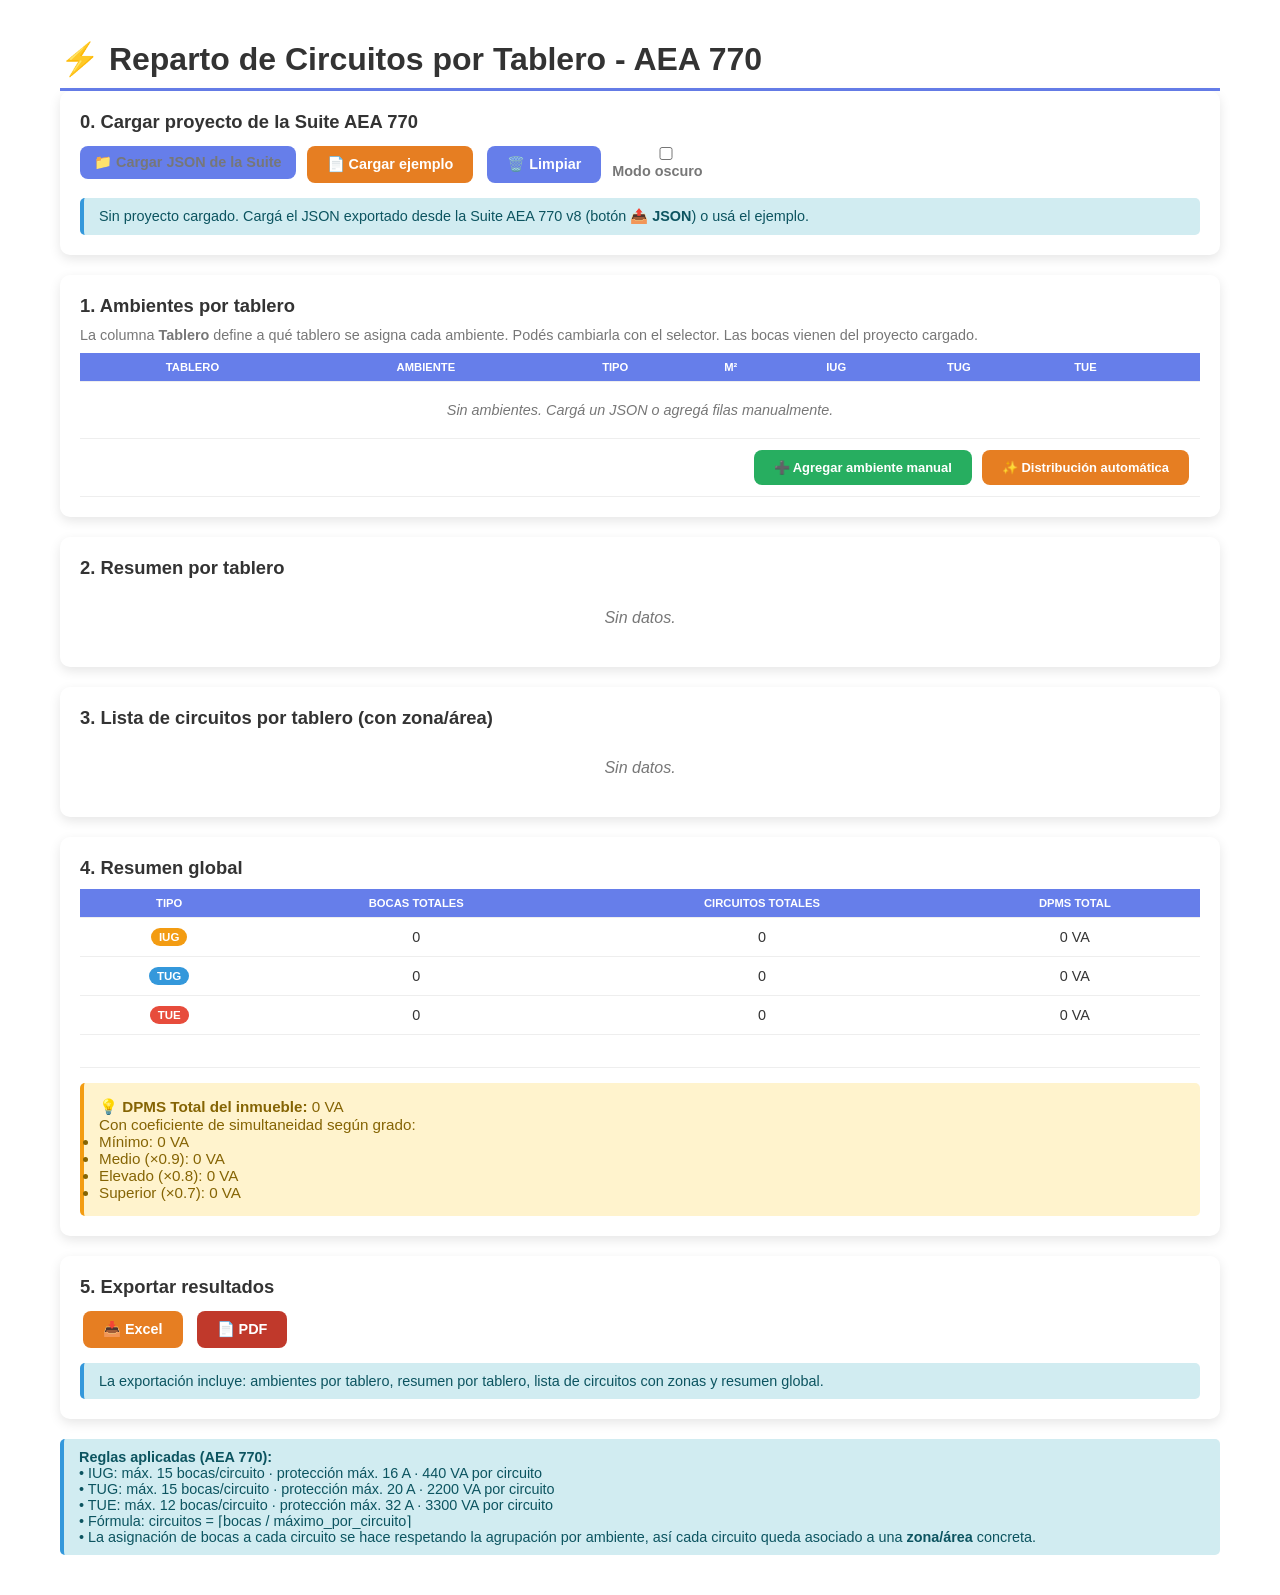
<file: reparto_tableros.html>
<!DOCTYPE html>
<html lang="es">
<head>
<meta charset="UTF-8">
<meta name="viewport" content="width=device-width, initial-scale=1.0">
<title>Reparto de Circuitos por Tablero - AEA 770</title>

<!-- PWA Manifest e íconos -->
<link rel="manifest" href="manifest.json">
<link rel="icon" type="image/png" sizes="192x192" href="icons/icon-192.png">
<link rel="icon" type="image/png" sizes="512x512" href="icons/icon-512.png">
<link rel="apple-touch-icon" href="icons/icon-192.png">
<meta name="theme-color" content="#667eea">
<meta name="apple-mobile-web-app-capable" content="yes">
<meta name="apple-mobile-web-app-status-bar-style" content="black-translucent">
<meta name="apple-mobile-web-app-title" content="AEA 770">

<!-- CSS separado -->
<link rel="stylesheet" href="css/base.css">
<link rel="stylesheet" href="css/reparto.css">

<!-- Librerías LOCALES para exportar -->
<script src="libs/jspdf.umd.min.js"></script>
<script src="libs/jspdf.plugin.autotable.min.js"></script>
<script src="libs/xlsx.full.min.js"></script>
</head>
<body>
<h1>⚡ Reparto de Circuitos por Tablero - AEA 770</h1>

<!-- ============ PASO 0: CARGA DE DATOS ============ -->
<div class="card">
    <h2>0. Cargar proyecto de la Suite AEA 770</h2>
    <div class="toolbar">
        <label class="file-input">
            📁 Cargar JSON de la Suite
            <input type="file" accept=".json" onchange="cargarJSONSuite(this)">
        </label>
        <button class="btn-auto" onclick="cargarEjemplo()">📄 Cargar ejemplo</button>
        <button onclick="limpiarTodo()">🗑️ Limpiar</button>
        <label>
            <input type="checkbox" id="temaOscuro" onchange="toggleTema()"> Modo oscuro
        </label>
    </div>
    <div class="info" id="infoProyecto">
        Sin proyecto cargado. Cargá el JSON exportado desde la Suite AEA 770 v8
        (botón <strong>📤 JSON</strong>) o usá el ejemplo.
    </div>
</div>

<!-- ============ PASO 1: AMBIENTES POR TABLERO ============ -->
<div class="card">
    <h2>1. Ambientes por tablero</h2>
    <p style="color:var(--text-light);font-size:0.9em;">
        La columna <strong>Tablero</strong> define a qué tablero se asigna cada ambiente.
        Podés cambiarla con el selector. Las bocas vienen del proyecto cargado.
    </p>
    <table id="tablaAmbientes">
        <thead>
            <tr>
                <th>Tablero</th>
                <th>Ambiente</th>
                <th>Tipo</th>
                <th>m²</th>
                <th>IUG</th>
                <th>TUG</th>
                <th>TUE</th>
                <th></th>
            </tr>
        </thead>
        <tbody id="cuerpoTabla"></tbody>
        <tfoot>
            <tr>
                <td colspan="8" style="text-align:right;">
                    <button class="btn-add" onclick="agregarFila()">➕ Agregar ambiente manual</button>
                    <button class="btn-auto" onclick="distribuirAuto()">✨ Distribución automática</button>
                </td>
            </tr>
        </tfoot>
    </table>
</div>

<!-- ============ PASO 2: RESUMEN POR TABLERO ============ -->
<div class="card">
    <h2>2. Resumen por tablero</h2>
    <div id="resumen"></div>
</div>

<!-- ============ PASO 3: LISTA DE CIRCUITOS ============ -->
<div class="card">
    <h2>3. Lista de circuitos por tablero (con zona/área)</h2>
    <div id="listaCircuitos"></div>
</div>

<!-- ============ PASO 4: RESUMEN GLOBAL ============ -->
<div class="card">
    <h2>4. Resumen global</h2>
    <div id="resumenGlobal"></div>
</div>

<!-- ============ PASO 5: EXPORTAR ============ -->
<div class="card">
    <h2>5. Exportar resultados</h2>
    <div class="toolbar">
        <button class="btn-export" onclick="exportarExcelReparto()">📥 Excel</button>
        <button class="btn-pdf" onclick="exportarPDFReparto()">📄 PDF</button>
    </div>
    <div class="info">
        La exportación incluye: ambientes por tablero, resumen por tablero,
        lista de circuitos con zonas y resumen global.
    </div>
</div>

<div class="info">
    <strong>Reglas aplicadas (AEA 770):</strong><br>
    • IUG: máx. 15 bocas/circuito · protección máx. 16 A · 440 VA por circuito<br>
    • TUG: máx. 15 bocas/circuito · protección máx. 20 A · 2200 VA por circuito<br>
    • TUE: máx. 12 bocas/circuito · protección máx. 32 A · 3300 VA por circuito<br>
    • Fórmula: circuitos = ⌈bocas / máximo_por_circuito⌉<br>
    • La asignación de bocas a cada circuito se hace respetando la agrupación por ambiente,
      así cada circuito queda asociado a una <strong>zona/área</strong> concreta.
</div>

<!-- JS separado -->
<script src="js/reparto.js"></script>

</body>
</html>
</file>
<file: css/base.css>
/* ============================================================
   BASE.CSS - Estilos compartidos por toda la Suite AEA 770
   ============================================================ */

/* --- Variables de color (tema claro) --- */
:root {
    --bg-gradient: linear-gradient(135deg, #667eea 0%, #764ba2 100%);
    --card-bg: #ffffff;
    --card-header: linear-gradient(135deg, #2c3e50 0%, #34495e 100%);
    --text: #333;
    --text-light: #777;
    --border: #eee;
    --input-bg: #fff;
    --input-border: #ddd;
    --table-header: #f8f9fa;
    --table-hover: #f8f9fa;
    --accent: #667eea;
    --accent-dark: #5568d3;
    --ok: #d4edda;
    --ok-text: #155724;
    --ok-border: #27ae60;
    --warn: #fff3cd;
    --warn-text: #856404;
    --warn-border: #f39c12;
    --error: #f8d7da;
    --error-text: #721c24;
    --error-border: #e74c3c;
    --info: #d1ecf1;
    --info-text: #0c5460;
}

/* --- Variables de color (tema oscuro) --- */
body.dark {
    --bg-gradient: linear-gradient(135deg, #1a1a2e 0%, #16213e 100%);
    --card-bg: #1e1e2e;
    --card-header: linear-gradient(135deg, #0f0f1a 0%, #1a1a2e 100%);
    --text: #e0e0e0;
    --text-light: #aaa;
    --border: #333;
    --input-bg: #2a2a3e;
    --input-border: #444;
    --table-header: #2a2a3e;
    --table-hover: #2f2f45;
    --accent: #7b8ff0;
    --accent-dark: #667eea;
    --ok: #1e3a2e;
    --ok-text: #a8e6c4;
    --warn: #3d2f10;
    --warn-text: #f7d488;
    --error: #3d1a1f;
    --error-text: #f5a5ad;
    --info: #102a35;
    --info-text: #a8e0ec;
}

/* --- Reset --- */
* {
    box-sizing: border-box;
    margin: 0;
    padding: 0;
    transition: background-color 0.3s, color 0.3s;
}

/* --- Tipografía base --- */
body {
    font-family: 'Segoe UI', Tahoma, Geneva, Verdana, sans-serif;
    background: var(--bg-gradient);
    min-height: 100vh;
    padding: 20px;
    color: var(--text);
}

/* --- Contenedor principal --- */
.container {
    max-width: 1500px;
    margin: 0 auto;
    background: var(--card-bg);
    border-radius: 15px;
    box-shadow: 0 20px 60px rgba(0,0,0,0.3);
    overflow: hidden;
}

/* --- Header (layout: título arriba, botones abajo) --- */
header {
    background: var(--card-header);
    color: white;
    padding: 18px 20px 14px;
    display: flex;
    flex-direction: column;
    gap: 12px;
    align-items: stretch;
}

/* Fila superior: selector + título (centrado) */
.header-left {
    display: flex;
    align-items: center;
    justify-content: center;
    gap: 10px;
    order: 1;
    flex-wrap: wrap;
}

.header-center {
    text-align: center;
    min-width: 0;
    order: 1;   /* va en la misma fila que header-left */
    flex: 1;
}

.header-center h1 {
    font-size: 1.5em;
    margin-bottom: 4px;
    white-space: normal;
    overflow: visible;
    text-overflow: clip;
    letter-spacing: 0.5px;
}

.header-center p {
    font-size: 0.82em;
    opacity: 0.85;
    white-space: normal;
    overflow: visible;
    text-overflow: clip;
}

/* Fila inferior: botones centrados */
.header-right {
    display: flex;
    gap: 8px;
    flex-wrap: wrap;
    justify-content: center;
    align-items: center;
    order: 2;
    padding-top: 10px;
    border-top: 1px solid rgba(255,255,255,0.15);
}

.header-right button {
    background: rgba(255,255,255,0.15);
    border: none;
    color: white;
    padding: 8px 14px;
    border-radius: 18px;
    cursor: pointer;
    font-size: 0.82em;
    margin: 0;
    white-space: nowrap;
    width: auto;
    box-shadow: 0 2px 4px rgba(0,0,0,0.1);
    transition: transform 0.2s, background 0.3s;
}

.header-right button:hover {
    background: rgba(255,255,255,0.3);
    transform: translateY(-2px);
}

/* --- Controles de formulario --- */
label { display: block; font-weight: 600; margin-bottom: 4px; color: var(--text-light); font-size: 0.82em; }
input, select, textarea {
    width: 100%; padding: 9px 11px;
    border: 2px solid var(--input-border);
    border-radius: 8px; font-size: 0.9em;
    background: var(--input-bg); color: var(--text);
}
input:focus, select:focus, textarea:focus { outline: none; border-color: var(--accent); }
input[readonly] { background: var(--table-header); font-weight: 700; }

/* --- Botones --- */
button {
    background: var(--accent); color: white;
    border: none; padding: 9px 18px;
    border-radius: 8px; font-size: 0.9em;
    font-weight: 600; cursor: pointer;
    margin-right: 6px; margin-bottom: 5px;
}
button:hover { background: var(--accent-dark); }
button.danger { background: #e74c3c; }
button.danger:hover { background: #c0392b; }
button.success { background: #27ae60; }
button.success:hover { background: #229954; }
button.export { background: #e67e22; }
button.export:hover { background: #d35400; }
button.info { background: #3498db; }
button.info:hover { background: #2980b9; }
button.small { padding: 4px 9px; font-size: 0.78em; margin: 0; }

/* --- Tablas --- */
table { width: 100%; border-collapse: collapse; margin-top: 10px; font-size: 0.88em; }
th, td { padding: 9px 7px; text-align: center; border-bottom: 1px solid var(--border); }
th { background: var(--table-header); color: var(--text); font-weight: 700; font-size: 0.78em; text-transform: uppercase; }
tr:hover { background: var(--table-hover); }

/* --- Badges --- */
.badge { display: inline-block; padding: 4px 10px; border-radius: 20px; font-size: 0.8em; font-weight: 700; }
.badge.ok { background: var(--ok); color: var(--ok-text); }
.badge.warn { background: var(--warn); color: var(--warn-text); }
.badge.error { background: var(--error); color: var(--error-text); }
.badge.info { background: var(--info); color: var(--info-text); }

/* --- Tarjetas y stats --- */
.result-card { background: var(--table-header); border-left: 4px solid var(--accent); padding: 15px; border-radius: 8px; margin-bottom: 15px; }
.result-card h3 { color: var(--text); font-size: 1em; margin-bottom: 10px; }
.grid-2 { display: grid; grid-template-columns: repeat(auto-fit, minmax(190px, 1fr)); gap: 12px; }
.stat { background: var(--card-bg); padding: 14px; border-radius: 8px; text-align: center; border: 1px solid var(--border); }
.stat .value { font-size: 1.5em; font-weight: 700; color: var(--accent); }
.stat .label { font-size: 0.78em; color: var(--text-light); margin-top: 4px; }

/* --- Acciones --- */
.actions { padding: 18px 30px; background: var(--table-header); text-align: center; }
.empty-msg { text-align: center; color: var(--text-light); padding: 20px; font-style: italic; }

/* --- Info tip --- */
.info-tip { background: var(--table-header); border-left: 3px solid var(--accent); padding: 10px 14px; border-radius: 5px; font-size: 0.83em; margin-top: 10px; color: var(--text-light); }

/* --- Marca badge --- */
.marca-badge { display: inline-block; padding: 3px 8px; border-radius: 12px; font-size: 0.75em; font-weight: 700; background: var(--accent); color: white; }

/* --- Modal --- */
.modal { display: none; position: fixed; top: 0; left: 0; width: 100%; height: 100%; background: rgba(0,0,0,0.7); z-index: 1000; justify-content: center; align-items: center; }
.modal.active { display: flex; }
.modal-content { background: var(--card-bg); color: var(--text); padding: 25px; border-radius: 12px; max-width: 700px; width: 90%; max-height: 85vh; overflow-y: auto; }
.modal-content h3 { margin-bottom: 15px; }
.modal-content textarea { width: 100%; height: 200px; padding: 10px; font-family: monospace; font-size: 0.8em; background: var(--input-bg); color: var(--text); border: 2px solid var(--input-border); border-radius: 8px; }

/* --- Tabs --- */
.tabs { display: flex; gap: 5px; margin-bottom: 10px; flex-wrap: wrap; }
.tab { padding: 8px 14px; background: var(--table-header); border: 1px solid var(--border); border-radius: 8px; cursor: pointer; font-size: 0.85em; color: var(--text); }
.tab.active { background: var(--accent); color: white; border-color: var(--accent); }
.tab-content { display: none; }
.tab-content.active { display: block; }

/* --- Toast --- */
.toast { position: fixed; bottom: 20px; right: 20px; background: #2c3e50; color: white; padding: 12px 20px; border-radius: 8px; font-size: 0.9em; z-index: 2000; box-shadow: 0 4px 12px rgba(0,0,0,0.3); }

/* --- Responsive --- */
@media (max-width: 900px) {
    header { grid-template-columns: 1fr; text-align: center; }
    .header-left, .header-center, .header-right { justify-content: center; }
    .header-center h1 { white-space: normal; }
    .header-center p { white-space: normal; }
    .header-right { flex-wrap: wrap; }
}
@media (max-width: 700px) {
    .form-row { flex-direction: column; }
    header h1 { font-size: 1.2em; }
    .stat .value { font-size: 1.2em; }
}
</file>
<file: css/index.css>
/* ============================================================
   INDEX.CSS - Estilos específicos de la Suite Principal
   ============================================================ */

.proyecto-selector {
    background: rgba(255,255,255,0.15);
    border: none; color: white;
    padding: 7px 12px; border-radius: 18px;
    font-size: 0.78em; cursor: pointer;
    max-width: 200px; width: auto;
}
.proyecto-selector option { color: #333; }

/* --- Steps (secciones del formulario) --- */
.step { padding: 20px 30px; border-bottom: 1px solid var(--border); }
.step h2 { font-size: 1.05em; color: var(--text); margin-bottom: 14px; padding-bottom: 8px; border-bottom: 2px solid var(--accent); }

/* --- Form rows --- */
.form-row { display: flex; gap: 15px; flex-wrap: wrap; margin-bottom: 15px; }
.form-row .form-group { flex: 1 1 180px; min-width: 0; }
.form-group { display: flex; flex-direction: column; }
.form-group button { margin-top: auto; }

/* --- Banner de instalación PWA --- */
#installBanner {
    display: none;
    background: linear-gradient(135deg, #27ae60, #229954);
    color: white; padding: 12px 20px;
    border-radius: 10px; margin-bottom: 15px;
    text-align: center; font-size: 0.9em;
}
#installBanner button { background: white; color: #27ae60; font-weight: 700; padding: 6px 14px; margin-left: 10px; }

/* --- Inputs de bocas editables --- */
.bocas-input-wrap { display: flex; flex-direction: column; align-items: center; gap: 2px; }
.bocas-input-wrap input { width: 60px; padding: 3px; text-align: center; font-weight: 700; }
.bocas-min { font-size: 0.72em; color: var(--text-light); font-weight: 400; }
.bocas-badge-extra { display: inline-block; background: #3498db; color: white; font-size: 0.68em; font-weight: 700; padding: 1px 5px; border-radius: 8px; margin-left: 3px; }

/* --- Tableros --- */
.tablero-card { background: var(--card-bg); border: 2px solid var(--border); border-radius: 8px; padding: 15px; margin-bottom: 12px; }
.tablero-card h4 { color: var(--text); font-size: 0.95em; margin-bottom: 10px; padding-bottom: 5px; border-bottom: 2px solid var(--accent); }
.tablero-card .form-row { margin-bottom: 8px; }

/* --- Alturas --- */
.alturas-cell { font-size: 0.78em; line-height: 1.5; text-align: left; min-width: 130px; }
.alturas-cell .alt-row { display: flex; justify-content: space-between; gap: 8px; padding: 1px 0; }
.alturas-cell .alt-label { color: var(--text-light); font-weight: 400; }
.alturas-cell .alt-value { font-weight: 700; color: var(--text); }
.alturas-ref-table { width: 100%; font-size: 0.78em; }
.alturas-ref-table th { background: var(--accent); color: white; font-size: 0.72em; }
.alturas-ref-table td { text-align: left; padding: 6px; }
.alturas-ref-table td.center { text-align: center; }

/* --- Matriz AEA --- */
.matriz-aea-table { width: 100%; font-size: 0.72em; border-collapse: collapse; }
.matriz-aea-table th { background: var(--accent); color: white; padding: 6px 4px; font-size: 0.68em; text-align: center; }
.matriz-aea-table td { padding: 5px 4px; text-align: center; border: 1px solid var(--border); font-size: 0.95em; }
.matriz-aea-table td:first-child, .matriz-aea-table td:nth-child(2) { text-align: left; font-weight: 600; font-size: 0.85em; }
.matriz-aea-table td.cell-permitido { background: #d4edda; color: #155724; font-weight: 700; }
.matriz-aea-table td.cell-no-permitido { background: #f8d7da; color: #721c24; font-weight: 700; }
.matriz-aea-table td.cell-solo-pe { background: #fff3cd; color: #856404; font-weight: 700; }

/* --- Inputs editables de circuitos --- */
.circ-input { width: 70px; padding: 3px 4px; font-size: 0.85em; text-align: center; border: 1px solid var(--input-border); border-radius: 5px; background: var(--input-bg); color: var(--text); }
.circ-input.editable { border-color: var(--accent); background: var(--input-bg); }
.circ-select { padding: 3px 4px; font-size: 0.82em; border: 1px solid var(--input-border); border-radius: 5px; background: var(--input-bg); color: var(--text); max-width: 90px; }

/* --- Plano editor --- */
.plano-toolbar { display: flex; gap: 8px; margin-bottom: 10px; padding: 10px; background: var(--table-header); border-radius: 8px; flex-wrap: wrap; align-items: center; }
.plano-toolbar button { padding: 6px 12px; font-size: 0.82em; margin: 0; }
.plano-toolbar button.active { background: #27ae60; box-shadow: 0 0 0 2px rgba(39,174,96,0.4); }
.plano-editor-wrap { background: var(--card-bg); border: 1px solid var(--border); border-radius: 8px; overflow: auto; max-height: 700px; position: relative; }
#planoCanvas { display: block; cursor: crosshair; background: #fafafa; }
body.dark #planoCanvas { background: #2a2a3e; }
.plano-info { display: flex; gap: 15px; margin-top: 10px; padding: 10px; background: var(--table-header); border-radius: 8px; font-size: 0.85em; flex-wrap: wrap; }
.plano-info span { color: var(--text-light); }
.plano-info strong { color: var(--text); }

/* --- Panel de elemento seleccionado --- */
.elemento-seleccionado { position: fixed; bottom: 20px; right: 20px; background: var(--card-bg); border: 2px solid var(--accent); border-radius: 8px; padding: 12px 15px; box-shadow: 0 4px 12px rgba(0,0,0,0.2); font-size: 0.85em; z-index: 500; min-width: 220px; }
.elemento-seleccionado h4 { margin-bottom: 8px; font-size: 0.95em; }
.elemento-seleccionado input, .elemento-seleccionado select { margin-bottom: 6px; padding: 5px 8px; font-size: 0.85em; }
.elemento-seleccionado button { padding: 5px 10px; font-size: 0.8em; margin: 2px; }

/* --- SVG container --- */
.canvas-container, .svg-container { background: var(--card-bg); border: 1px solid var(--border); border-radius: 8px; padding: 12px; overflow-x: auto; }
.svg-container svg { display: block; margin: 0 auto; max-width: 100%; }

/* ============================================================
   CIRCUITO DEDICADO - Checkbox por ambiente
   ============================================================ */
.circ-dedicado-cell {
    text-align: center;
    min-width: 85px;
}

.circ-dedicado-label {
    display: inline-flex;
    flex-direction: column;
    align-items: center;
    gap: 3px;
    cursor: pointer;
    font-size: 0.72em;
    color: var(--text-light);
    font-weight: 500;
    user-select: none;
    padding: 3px 6px;
    border-radius: 6px;
    transition: background 0.2s, color 0.2s;
}

.circ-dedicado-label:hover {
    background: var(--table-hover);
    color: var(--accent);
}

.circ-dedicado-label input[type="checkbox"] {
    width: 18px;
    height: 18px;
    cursor: pointer;
    accent-color: var(--accent);
    margin: 0;
}

.circ-dedicado-label.es-especial {
    color: #e67e22;
    font-weight: 700;
}

.circ-dedicado-label.es-especial:hover {
    color: #d35400;
}

/* Badge de circuito dedicado en tabla de circuitos */
.badge-dedicado {
    display: inline-block;
    background: #e67e22;
    color: white;
    font-size: 0.62em;
    font-weight: 700;
    padding: 1px 5px;
    border-radius: 6px;
    margin-left: 4px;
    vertical-align: middle;
    letter-spacing: 0.3px;
}
</file>
<file: css/dps.css>
/* ============================================================
   DPS.CSS - Estilos específicos del módulo de DPS
   ============================================================ */

/* --- Contenedor (más chico que el de la suite principal) --- */
.container {
    max-width: 1100px;
    margin: 20px auto;
    background: var(--card-bg);
    border-radius: 12px;
    box-shadow: 0 8px 30px rgba(0,0,0,0.1);
    overflow: hidden;
}

/* --- Header del DPS (más simple que el de la suite) --- */
header {
    background: var(--card-header);
    color: white;
    padding: 20px 30px;
    display: flex;
    justify-content: space-between;
    align-items: center;
    flex-wrap: wrap;
    gap: 10px;
}
header h1 { font-size: 1.5em; }
header .header-actions { display: flex; gap: 10px; flex-wrap: wrap; }
header button {
    background: rgba(255,255,255,0.15);
    color: white; border: none;
    padding: 8px 16px; border-radius: 8px;
    cursor: pointer; font-weight: 600;
    font-size: 0.9em;
}
header button:hover { background: rgba(255,255,255,0.3); }

/* --- Contenido principal --- */
.content { padding: 30px; }
.content h2 {
    font-size: 1.2em;
    border-bottom: 2px solid var(--accent);
    padding-bottom: 10px;
    margin-bottom: 20px;
    margin-top: 25px;
}
.content h2:first-child { margin-top: 0; }

/* --- Grid de formulario --- */
.form-grid {
    display: grid;
    grid-template-columns: repeat(auto-fit, minmax(280px, 1fr));
    gap: 15px;
    margin-bottom: 15px;
}

/* --- Result box (con estilos propios del DPS) --- */
.result-box {
    margin-top: 20px;
    padding: 20px;
    border-radius: 8px;
    border-left: 5px solid;
    line-height: 1.6;
}
.result-box.ok { background: var(--ok); border-color: var(--ok-border); color: var(--ok-text); }
.result-box.warn { background: var(--warn); border-color: var(--warn-border); color: var(--warn-text); }
.result-box.error { background: var(--error); border-color: var(--error-border); color: var(--error-text); }
.result-box h3 { margin-bottom: 10px; font-size: 1.1em; }
.result-box ul { margin-left: 20px; margin-top: 8px; }
.result-box li { margin-bottom: 5px; }

/* --- Tabla (más específica del DPS) --- */
table {
    width: 100%;
    border-collapse: collapse;
    margin-top: 15px;
    font-size: 0.9em;
}
th, td {
    padding: 10px 8px;
    text-align: left;
    border-bottom: 1px solid var(--border);
}
th {
    background: var(--accent);
    color: white;
    font-weight: 600;
    font-size: 0.85em;
    text-transform: uppercase;
}
tr:hover { background: var(--bg); }

/* --- Badges (más específicos del DPS) --- */
.badge {
    display: inline-block;
    padding: 3px 10px;
    border-radius: 12px;
    font-size: 0.8em;
    font-weight: 700;
}
.badge.ok { background: var(--ok); color: var(--ok-text); }
.badge.warn { background: var(--warn); color: var(--warn-text); }
.badge.error { background: var(--error); color: var(--error-text); }
.badge.info { background: var(--info); color: var(--info-text); }

/* --- Actions (barra inferior de botones) --- */
.actions {
    margin-top: 30px;
    padding-top: 20px;
    border-top: 2px solid var(--border);
    text-align: right;
    display: flex;
    justify-content: space-between;
    flex-wrap: wrap;
    gap: 10px;
}
.actions button {
    background: var(--accent);
    color: white;
    border: none;
    padding: 12px 24px;
    border-radius: 8px;
    cursor: pointer;
    font-weight: 600;
    font-size: 1em;
}
.actions button:hover { background: var(--accent-dark); }
.actions button.success { background: #27ae60; }
.actions button.success:hover { background: #229954; }
.actions .actions-right { display: flex; gap: 10px; flex-wrap: wrap; }

/* --- Stat grid (tarjetas de estadísticas) --- */
.stat-grid {
    display: grid;
    grid-template-columns: repeat(auto-fit, minmax(160px, 1fr));
    gap: 12px;
    margin: 15px 0;
}
.stat {
    background: var(--bg);
    padding: 15px;
    border-radius: 8px;
    text-align: center;
    border: 1px solid var(--border);
}
.stat .value {
    font-size: 1.6em;
    font-weight: 700;
    color: var(--accent);
}
.stat .label {
    font-size: 0.8em;
    color: var(--text-light);
    margin-top: 4px;
}

/* --- Card (contenedor de notas) --- */
.card {
    background: var(--bg);
    border: 1px solid var(--border);
    border-radius: 8px;
    padding: 15px;
    margin-top: 15px;
}
.card h4 {
    margin-bottom: 10px;
    color: var(--text);
    font-size: 1em;
}
/* Alias para compatibilidad con dps.css y reparto.css */
:root {
    --bg: var(--table-header);
    --card: var(--card-bg);
    --header: var(--card-header);
}
body.dark {
    --bg: var(--table-header);
    --card: var(--card-bg);
    --header: var(--card-header);
}
</file>
<file: css/documentacion.css>
/* ============================================================
   DOCUMENTACION.CSS - Estilos del Módulo de Documentación
   ============================================================ */

.container {
    max-width: 1200px;
    margin: 20px auto;
    background: var(--card-bg);
    border-radius: 12px;
    box-shadow: 0 8px 30px rgba(0,0,0,0.1);
    overflow: hidden;
}

header {
    background: var(--card-header);
    color: white;
    padding: 20px 30px;
    display: flex;
    justify-content: space-between;
    align-items: center;
    flex-wrap: wrap;
    gap: 10px;
}
header h1 { font-size: 1.4em; }
header .header-actions { display: flex; gap: 10px; flex-wrap: wrap; }
header button {
    background: rgba(255,255,255,0.15);
    color: white; border: none;
    padding: 8px 16px; border-radius: 8px;
    cursor: pointer; font-weight: 600;
    font-size: 0.9em;
}
header button:hover { background: rgba(255,255,255,0.3); }

.content { padding: 30px; }

/* Documentos listados */
.doc-list { display: grid; gap: 15px; margin-top: 15px; }
.doc-item {
    background: var(--table-header);
    border-left: 4px solid var(--accent);
    padding: 15px 20px;
    border-radius: 8px;
    display: flex;
    justify-content: space-between;
    align-items: center;
    flex-wrap: wrap;
    gap: 10px;
}
.doc-item h4 {
    margin: 0 0 4px;
    color: var(--text);
    font-size: 1em;
}
.doc-item p {
    margin: 0;
    color: var(--text-light);
    font-size: 0.85em;
}
.doc-item .doc-info { flex: 1; min-width: 250px; }

/* Preview de la memoria técnica */
.memoria-preview {
    background: var(--input-bg);
    border: 1px solid var(--border);
    border-radius: 8px;
    padding: 20px;
    max-height: 400px;
    overflow-y: auto;
    font-size: 0.9em;
    line-height: 1.6;
    white-space: pre-wrap;
    font-family: 'Courier New', monospace;
    color: var(--text);
    margin-top: 10px;
}

/* Preview del esquema SVG */
.svg-preview {
    background: var(--card-bg);
    border: 1px solid var(--border);
    border-radius: 8px;
    padding: 15px;
    overflow-x: auto;
    max-height: 500px;
}
.svg-preview svg { display: block; margin: 0 auto; max-width: 100%; }

/* Preview de tabla de materiales */
.tabla-preview {
    max-height: 400px;
    overflow-y: auto;
    border: 1px solid var(--border);
    border-radius: 8px;
    margin-top: 10px;
}

/* Botones de acción principales */
.botones-principales {
    display: flex;
    gap: 12px;
    flex-wrap: wrap;
    margin: 20px 0;
}
.btn-generar {
    background: linear-gradient(135deg, #667eea, #764ba2);
    color: white;
    border: none;
    padding: 14px 28px;
    border-radius: 10px;
    font-size: 1em;
    font-weight: 700;
    cursor: pointer;
    box-shadow: 0 4px 15px rgba(102,126,234,0.4);
    transition: transform 0.2s, box-shadow 0.2s;
}
.btn-generar:hover {
    transform: translateY(-2px);
    box-shadow: 0 6px 20px rgba(102,126,234,0.6);
}
.btn-generar:disabled {
    background: #888;
    cursor: not-allowed;
    box-shadow: none;
    transform: none;
}
.btn-secundario {
    background: #3498db;
    color: white;
    border: none;
    padding: 10px 20px;
    border-radius: 8px;
    font-size: 0.9em;
    font-weight: 600;
    cursor: pointer;
}

/* Estado de generación */
.status-panel {
    padding: 15px;
    border-radius: 8px;
    margin: 15px 0;
    font-size: 0.9em;
    border-left: 4px solid;
}
.status-panel.ok { background: var(--ok); color: var(--ok-text); border-color: var(--ok-border); }
.status-panel.error { background: var(--error); color: var(--error-text); border-color: var(--error-border); }
.status-panel.warn { background: var(--warn); color: var(--warn-text); border-color: var(--warn-border); }
.status-panel.info { background: var(--info); color: var(--info-text); border-color: var(--accent); }

/* Checklist Anexo A */
.checklist { margin-top: 15px; }
.checklist-item {
    display: flex;
    align-items: center;
    gap: 10px;
    padding: 8px 12px;
    border-bottom: 1px solid var(--border);
    font-size: 0.9em;
}
.checklist-item .check-icon { font-size: 1.2em; }
.checklist-item.ok .check-icon { color: var(--ok-border); }
.checklist-item.error .check-icon { color: var(--error-border); }
.checklist-item.warn .check-icon { color: var(--warn-border); }

/* Responsive */
@media (max-width: 700px) {
    .content { padding: 15px; }
    header h1 { font-size: 1.1em; }
    .doc-item { flex-direction: column; align-items: flex-start; }
}
</file>
<file: css/manual.css>
/* ============================================================
   MANUAL.CSS - Estilos específicos del Manual de Uso
   ============================================================ */

/* --- Layout general --- */
body {
    padding: 0;
    background: #f0f2f5;
}

.manual-wrapper {
    display: grid;
    grid-template-columns: 280px 1fr;
    min-height: 100vh;
    background: #f0f2f5;
}

/* --- Sidebar (índice) --- */
.manual-sidebar {
    background: linear-gradient(180deg, #2c3e50 0%, #34495e 100%);
    color: white;
    padding: 20px 0;
    position: sticky;
    top: 0;
    height: 100vh;
    overflow-y: auto;
    box-shadow: 2px 0 10px rgba(0,0,0,0.1);
}

.manual-sidebar-header {
    padding: 0 20px 15px;
    border-bottom: 1px solid rgba(255,255,255,0.15);
    margin-bottom: 15px;
}

.manual-sidebar-header h1 {
    font-size: 1.1em;
    margin-bottom: 5px;
    font-weight: 700;
}

.manual-sidebar-header p {
    font-size: 0.75em;
    opacity: 0.7;
}

.manual-toc {
    list-style: none;
    padding: 0 12px;
}

.manual-toc li {
    margin-bottom: 2px;
}

.manual-toc a {
    display: block;
    color: rgba(255,255,255,0.8);
    text-decoration: none;
    padding: 8px 12px;
    border-radius: 6px;
    font-size: 0.85em;
    transition: background 0.2s, color 0.2s;
    cursor: pointer;
    border: none;
    background: transparent;
    text-align: left;
    width: 100%;
    font-family: inherit;
}

.manual-toc a:hover {
    background: rgba(255,255,255,0.1);
    color: white;
}

.manual-toc a.active {
    background: #667eea;
    color: white;
    font-weight: 600;
}

.manual-toc .toc-section {
    font-size: 0.7em;
    text-transform: uppercase;
    letter-spacing: 0.5px;
    opacity: 0.5;
    padding: 12px 12px 5px;
    margin-top: 8px;
    border-top: 1px solid rgba(255,255,255,0.1);
}

/* --- Contenido principal --- */
.manual-content {
    padding: 40px 50px 80px;
    background: #f0f2f5;
    overflow-y: auto;
}

.manual-page {
    max-width: 850px;
    margin: 0 auto;
    background: white;
    border-radius: 12px;
    box-shadow: 0 4px 20px rgba(0,0,0,0.08);
    padding: 40px 50px;
}

/* --- Secciones --- */
.manual-section {
    display: none;
}

.manual-section.active {
    display: block;
    animation: fadeIn 0.3s ease-in;
}

@keyframes fadeIn {
    from { opacity: 0; transform: translateY(10px); }
    to { opacity: 1; transform: translateY(0); }
}

.manual-section h2 {
    color: #2c3e50;
    font-size: 1.6em;
    margin-bottom: 20px;
    padding-bottom: 12px;
    border-bottom: 3px solid #667eea;
    display: flex;
    align-items: center;
    gap: 10px;
}

.manual-section h3 {
    color: #34495e;
    font-size: 1.15em;
    margin-top: 30px;
    margin-bottom: 12px;
    padding-left: 12px;
    border-left: 4px solid #667eea;
}

.manual-section h4 {
    color: #2c3e50;
    font-size: 1em;
    margin-top: 20px;
    margin-bottom: 8px;
}

.manual-section p {
    color: #444;
    line-height: 1.7;
    margin-bottom: 15px;
    font-size: 0.95em;
}

.manual-section ul,
.manual-section ol {
    margin: 10px 0 20px 25px;
    color: #444;
    line-height: 1.8;
    font-size: 0.95em;
}

.manual-section li {
    margin-bottom: 6px;
}

/* --- Tablas --- */
.manual-section table {
    width: 100%;
    border-collapse: collapse;
    margin: 20px 0;
    font-size: 0.88em;
    border-radius: 8px;
    overflow: hidden;
    box-shadow: 0 2px 6px rgba(0,0,0,0.05);
}

.manual-section table th {
    background: #667eea;
    color: white;
    padding: 10px 12px;
    text-align: left;
    font-weight: 600;
    font-size: 0.85em;
    text-transform: uppercase;
    letter-spacing: 0.3px;
}

.manual-section table td {
    padding: 10px 12px;
    border-bottom: 1px solid #eee;
    color: #333;
    text-align: left;
}

.manual-section table tr:last-child td {
    border-bottom: none;
}

.manual-section table tr:nth-child(even) {
    background: #f8f9fa;
}

/* --- Callouts / notas --- */
.callout {
    padding: 15px 20px;
    border-radius: 8px;
    margin: 20px 0;
    border-left: 5px solid;
    font-size: 0.9em;
    line-height: 1.6;
}

.callout-info {
    background: #d1ecf1;
    border-color: #3498db;
    color: #0c5460;
}

.callout-warn {
    background: #fff3cd;
    border-color: #f39c12;
    color: #856404;
}

.callout-error {
    background: #f8d7da;
    border-color: #e74c3c;
    color: #721c24;
}

.callout-ok {
    background: #d4edda;
    border-color: #27ae60;
    color: #155724;
}

.callout strong {
    display: block;
    margin-bottom: 4px;
    font-size: 1em;
}

/* --- Badges --- */
.badge {
    display: inline-block;
    padding: 3px 10px;
    border-radius: 20px;
    font-size: 0.75em;
    font-weight: 700;
    margin: 0 3px;
}

.badge-iug { background: #f39c12; color: white; }
.badge-tug { background: #3498db; color: white; }
.badge-tue { background: #e74c3c; color: white; }
.badge-info { background: #d1ecf1; color: #0c5460; }
.badge-warn { background: #fff3cd; color: #856404; }
.badge-ok { background: #d4edda; color: #155724; }

/* --- Botón flotante de navegación --- */
.manual-nav-buttons {
    display: flex;
    justify-content: space-between;
    margin-top: 50px;
    padding-top: 30px;
    border-top: 2px solid #eee;
    gap: 15px;
}

.manual-nav-buttons button {
    background: #667eea;
    color: white;
    border: none;
    padding: 12px 24px;
    border-radius: 8px;
    font-size: 0.95em;
    font-weight: 600;
    cursor: pointer;
    transition: background 0.2s, transform 0.2s;
    display: flex;
    align-items: center;
    gap: 8px;
}

.manual-nav-buttons button:hover {
    background: #5568d3;
    transform: translateY(-2px);
}

.manual-nav-buttons button:disabled {
    background: #ccc;
    cursor: not-allowed;
    transform: none;
}

/* --- Header del manual --- */
.manual-header {
    background: linear-gradient(135deg, #2c3e50 0%, #34495e 100%);
    color: white;
    padding: 15px 30px;
    display: flex;
    justify-content: space-between;
    align-items: center;
    flex-wrap: wrap;
    gap: 15px;
    box-shadow: 0 2px 10px rgba(0,0,0,0.15);
    position: sticky;
    top: 0;
    z-index: 100;
}

.manual-header-left {
    display: flex;
    align-items: center;
    gap: 15px;
}

.manual-header h1 {
    font-size: 1.2em;
    margin: 0;
}

.manual-header-right {
    display: flex;
    gap: 8px;
    flex-wrap: wrap;
}

.manual-header button {
    background: rgba(255,255,255,0.15);
    color: white;
    border: none;
    padding: 8px 16px;
    border-radius: 8px;
    font-size: 0.85em;
    font-weight: 600;
    cursor: pointer;
    transition: background 0.2s;
    font-family: inherit;
    display: flex;
    align-items: center;
    gap: 6px;
}

.manual-header button:hover {
    background: rgba(255,255,255,0.3);
}

/* --- Mobile: sidebar colapsable --- */
.menu-toggle {
    display: none;
    background: rgba(255,255,255,0.15);
    color: white;
    border: none;
    padding: 8px 12px;
    border-radius: 8px;
    cursor: pointer;
    font-size: 1.2em;
}

@media (max-width: 900px) {
    .manual-wrapper {
        grid-template-columns: 1fr;
    }
    .manual-sidebar {
        position: fixed;
        top: 0;
        left: -280px;
        width: 280px;
        z-index: 200;
        transition: left 0.3s ease;
    }
    .manual-sidebar.open {
        left: 0;
    }
    .manual-content {
        padding: 20px;
    }
    .manual-page {
        padding: 25px 20px;
    }
    .menu-toggle {
        display: block;
    }
    .manual-header h1 {
        font-size: 1em;
    }
}

/* --- Overlay para cerrar el sidebar en mobile --- */
.manual-overlay {
    display: none;
    position: fixed;
    top: 0;
    left: 0;
    width: 100%;
    height: 100%;
    background: rgba(0,0,0,0.5);
    z-index: 150;
}

.manual-overlay.active {
    display: block;
}

/* --- Estilos para imprimir --- */
@media print {
    .manual-sidebar,
    .manual-header,
    .manual-nav-buttons,
    .menu-toggle,
    .manual-overlay {
        display: none !important;
    }
    .manual-wrapper {
        display: block;
    }
    .manual-content {
        padding: 0;
        background: white;
    }
    .manual-page {
        box-shadow: none;
        padding: 0;
        border-radius: 0;
    }
    .manual-section {
        display: block !important;
        page-break-after: always;
    }
    .manual-section h2 {
        page-break-after: avoid;
    }
    .manual-section h3 {
        page-break-after: avoid;
    }
    .callout {
        page-break-inside: avoid;
    }
    table {
        page-break-inside: avoid;
    }
    a {
        color: black;
        text-decoration: none;
    }
    body {
        background: white;
    }
}
</file>
<file: css/reparto.css>
/* ============================================================
   REPARTO.CSS - Estilos específicos de Reparto de Tableros
   ============================================================ */

/* --- Layout general --- */
body {
    max-width: 1200px;
    margin: 20px auto;
    padding: 20px;
    background: var(--bg);
    color: var(--text);
    font-family: 'Segoe UI', Tahoma, Geneva, Verdana, sans-serif;
}

h1 {
    color: var(--header);
    border-bottom: 3px solid var(--accent);
    padding-bottom: 10px;
}
h2 {
    color: var(--header);
    font-size: 1.15em;
    margin-bottom: 10px;
}

/* --- Cards --- */
.card {
    background: var(--card);
    padding: 20px;
    border-radius: 10px;
    box-shadow: 0 4px 12px rgba(0,0,0,0.1);
    margin-bottom: 20px;
}

/* --- Tablas --- */
table {
    width: 100%;
    border-collapse: collapse;
    margin-top: 10px;
    font-size: 0.9em;
}
th, td {
    padding: 8px;
    text-align: center;
    border-bottom: 1px solid var(--border);
}
th {
    background: var(--accent);
    color: white;
}

/* --- Inputs específicos --- */
input[type=number], input[type=text] {
    padding: 5px;
    text-align: center;
    border: 1px solid var(--border);
    border-radius: 5px;
    background: var(--card);
    color: var(--text);
}
input[type=number] { width: 70px; }

/* --- Botones específicos --- */
button {
    background: var(--accent);
    color: white;
    border: none;
    padding: 10px 20px;
    border-radius: 8px;
    cursor: pointer;
    font-weight: 600;
    margin: 3px;
}
button:hover { background: var(--accent-dark); }

.btn-add { background: #27ae60; }
.btn-add:hover { background: #229954; }
.btn-del { background: #e74c3c; padding: 3px 8px; font-size: 0.8em; }
.btn-del:hover { background: #c0392b; }
.btn-auto { background: #e67e22; }
.btn-auto:hover { background: #d35400; }
.btn-export { background: #e67e22; }
.btn-export:hover { background: #d35400; }
.btn-pdf { background: #c0392b; }
.btn-pdf:hover { background: #a93226; }

/* --- Tabla con totales --- */
.total {
    background: var(--header);
    color: white;
    font-weight: 700;
}

/* --- Badges --- */
.badge {
    display: inline-block;
    padding: 3px 8px;
    border-radius: 12px;
    font-size: 0.8em;
    font-weight: 700;
    margin: 2px;
}
.iug { background: #f39c12; color: white; }
.tug { background: #3498db; color: white; }
.tue { background: #e74c3c; color: white; }

/* --- Tarjetas de tablero --- */
.tablero-card {
    border: 2px solid var(--border);
    border-radius: 8px;
    padding: 15px;
    margin-bottom: 12px;
    background: var(--card);
}
.tablero-card h3 {
    margin-top: 0;
    color: var(--header);
}

/* --- Info y resumen --- */
.info {
    background: #d1ecf1;
    color: #0c5460;
    padding: 10px 15px;
    border-left: 4px solid #3498db;
    border-radius: 5px;
    font-size: 0.9em;
    margin-top: 10px;
}
.resumen {
    background: #fff3cd;
    color: #856404;
    padding: 15px;
    border-left: 4px solid #f39c12;
    border-radius: 5px;
    margin-top: 15px;
    font-size: 0.95em;
}

/* --- Empty state --- */
.empty {
    text-align: center;
    color: var(--text-light);
    padding: 20px;
    font-style: italic;
}

/* --- Toolbar --- */
.toolbar {
    display: flex;
    gap: 8px;
    flex-wrap: wrap;
    align-items: center;
    margin-bottom: 12px;
}
.toolbar label {
    font-size: 0.9em;
    color: var(--text-light);
}

/* --- Input file --- */
.file-input {
    display: inline-block;
    padding: 8px 14px;
    background: var(--accent);
    color: white;
    border-radius: 8px;
    cursor: pointer;
    font-weight: 600;
    font-size: 0.9em;
}
.file-input input { display: none; }

/* --- Filas de circuitos --- */
.circuito-row td { font-size: 0.85em; }
.circuito-row td.zona {
    text-align: left;
    font-weight: 600;
}
.subtotal-row {
    background: var(--border);
    font-weight: 700;
}
</file>
